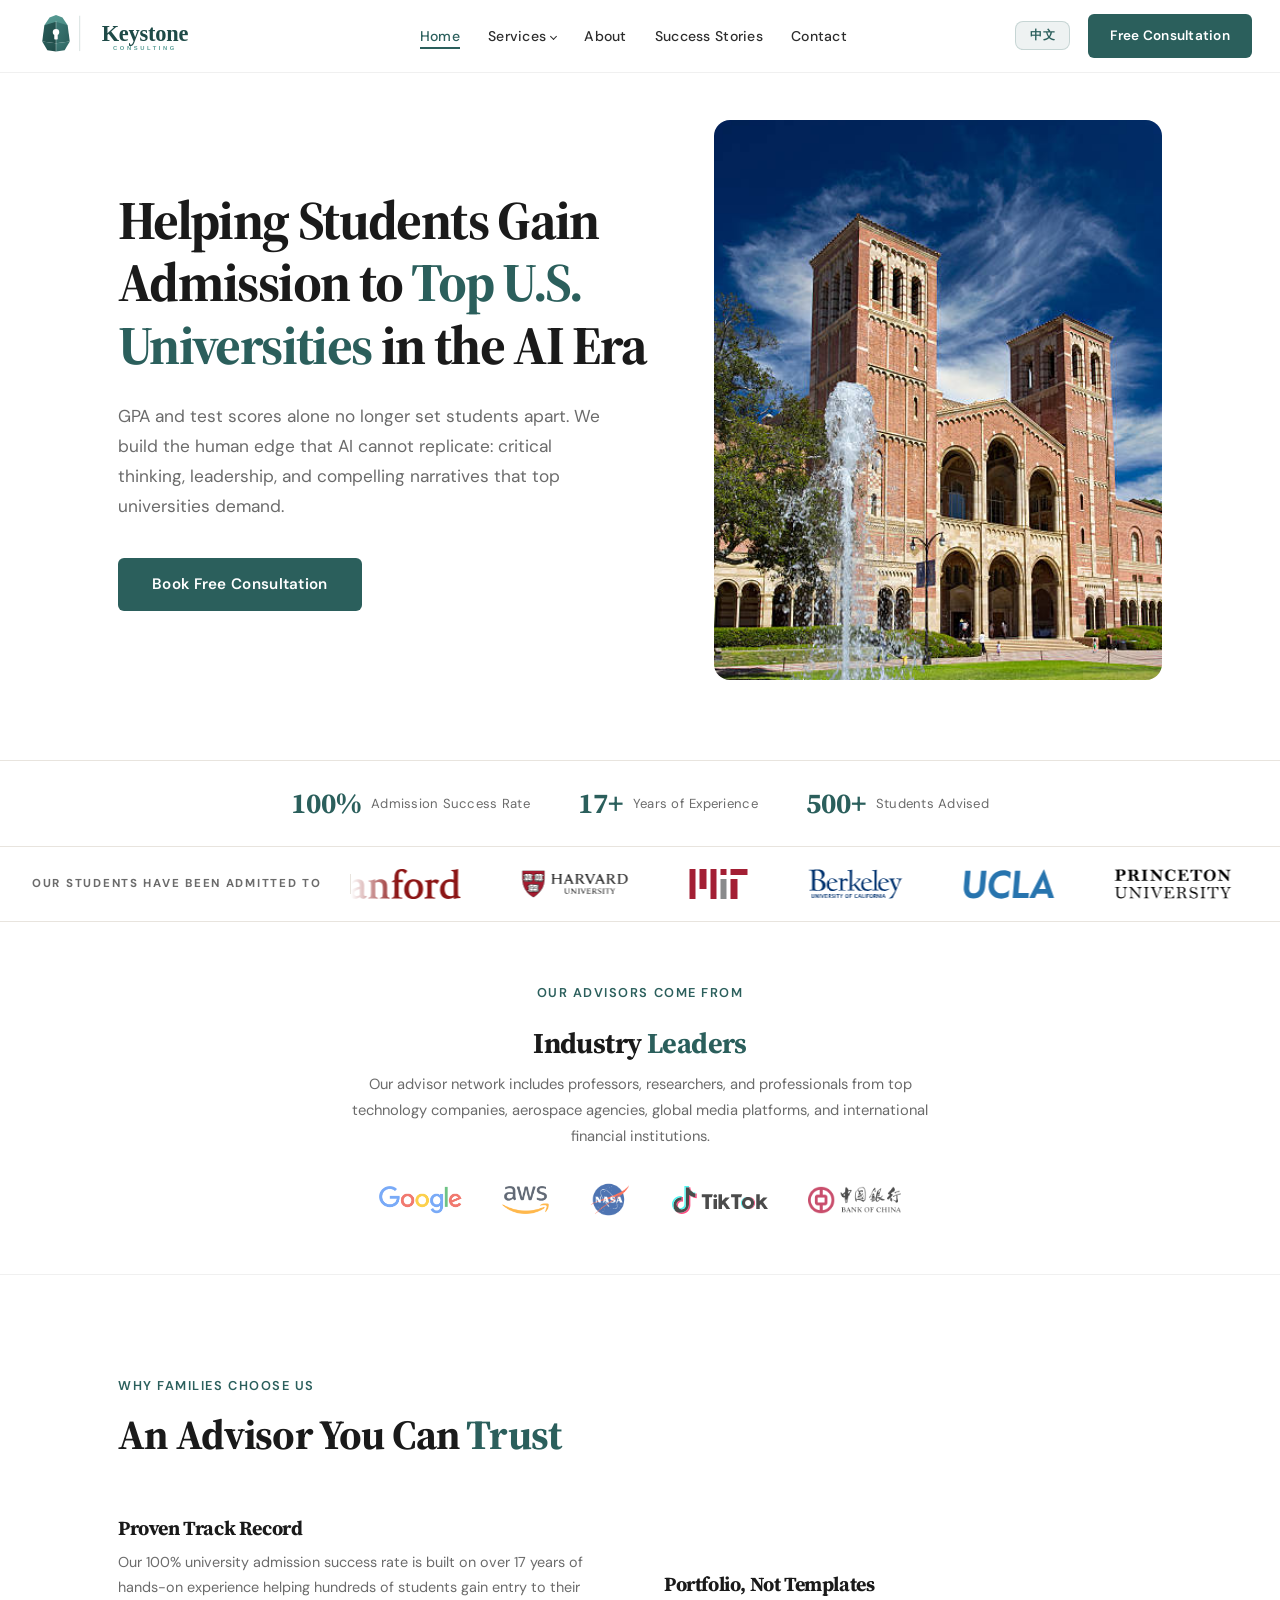
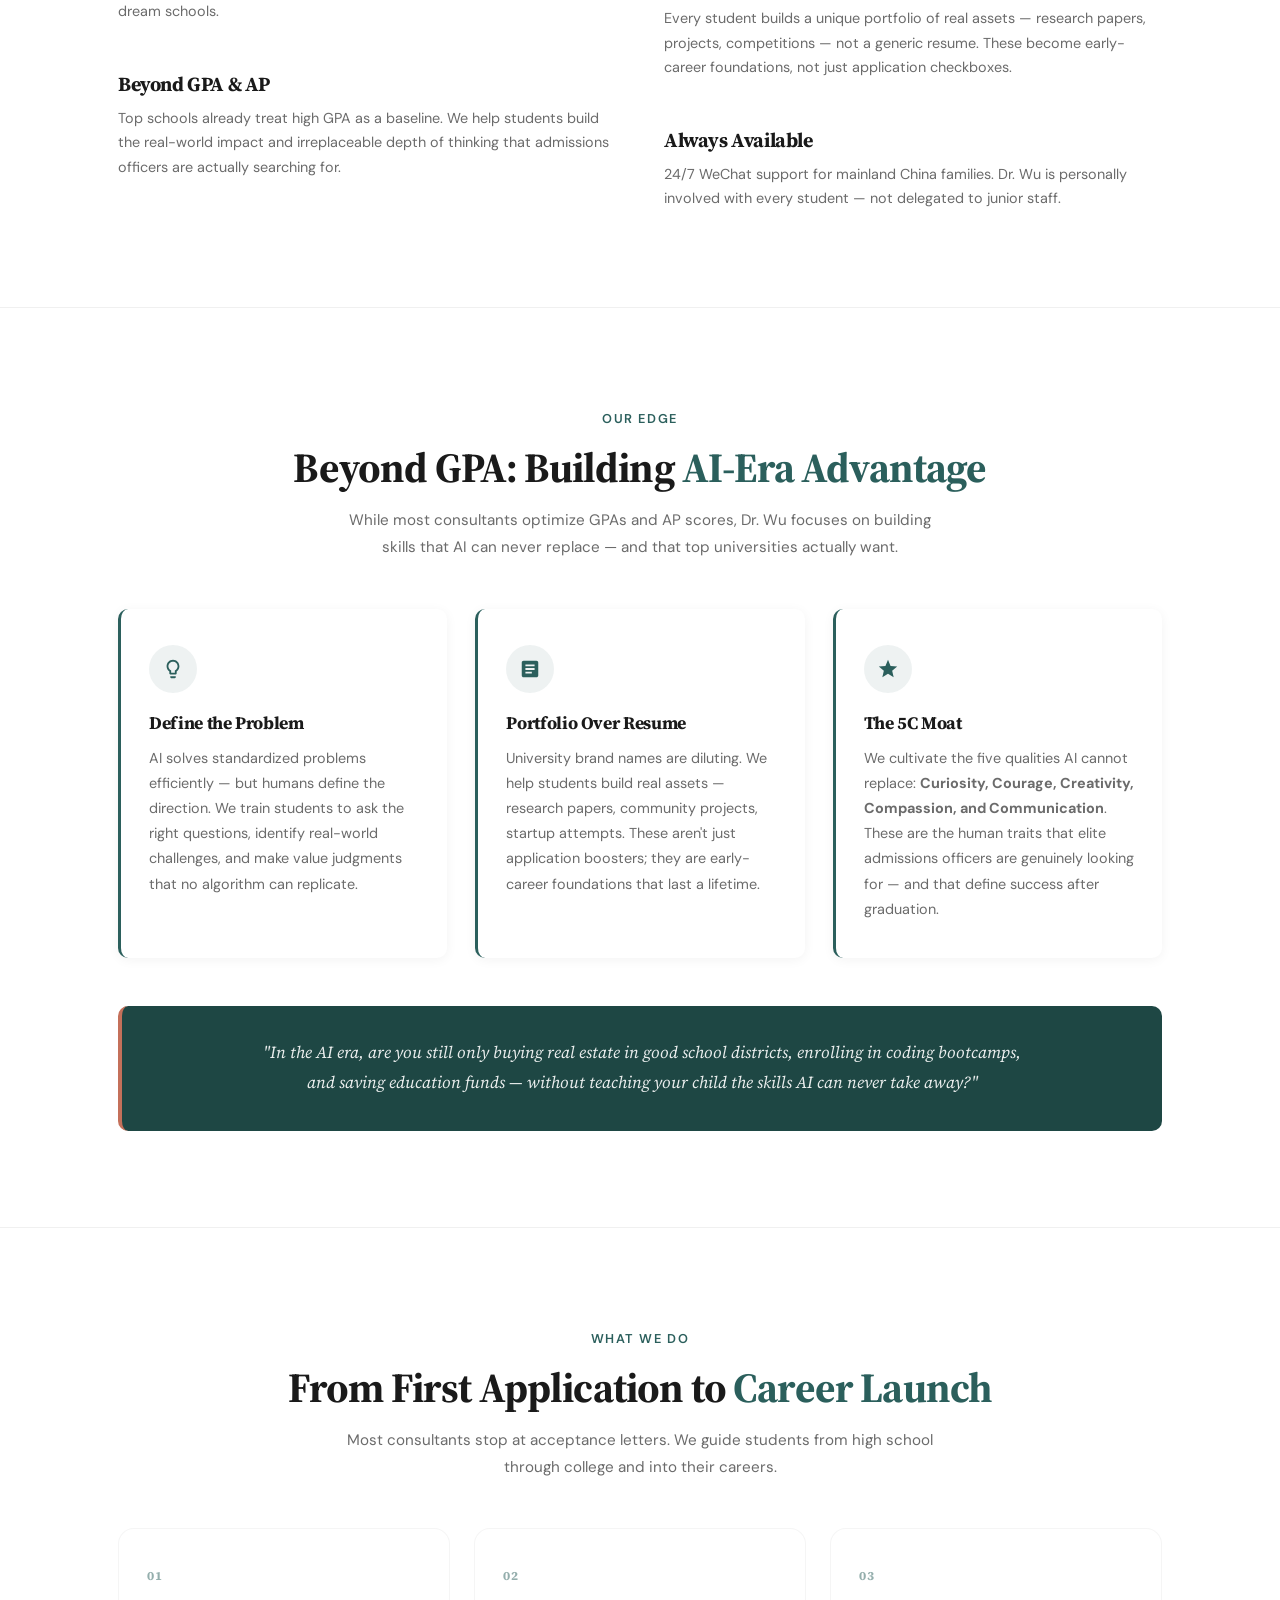
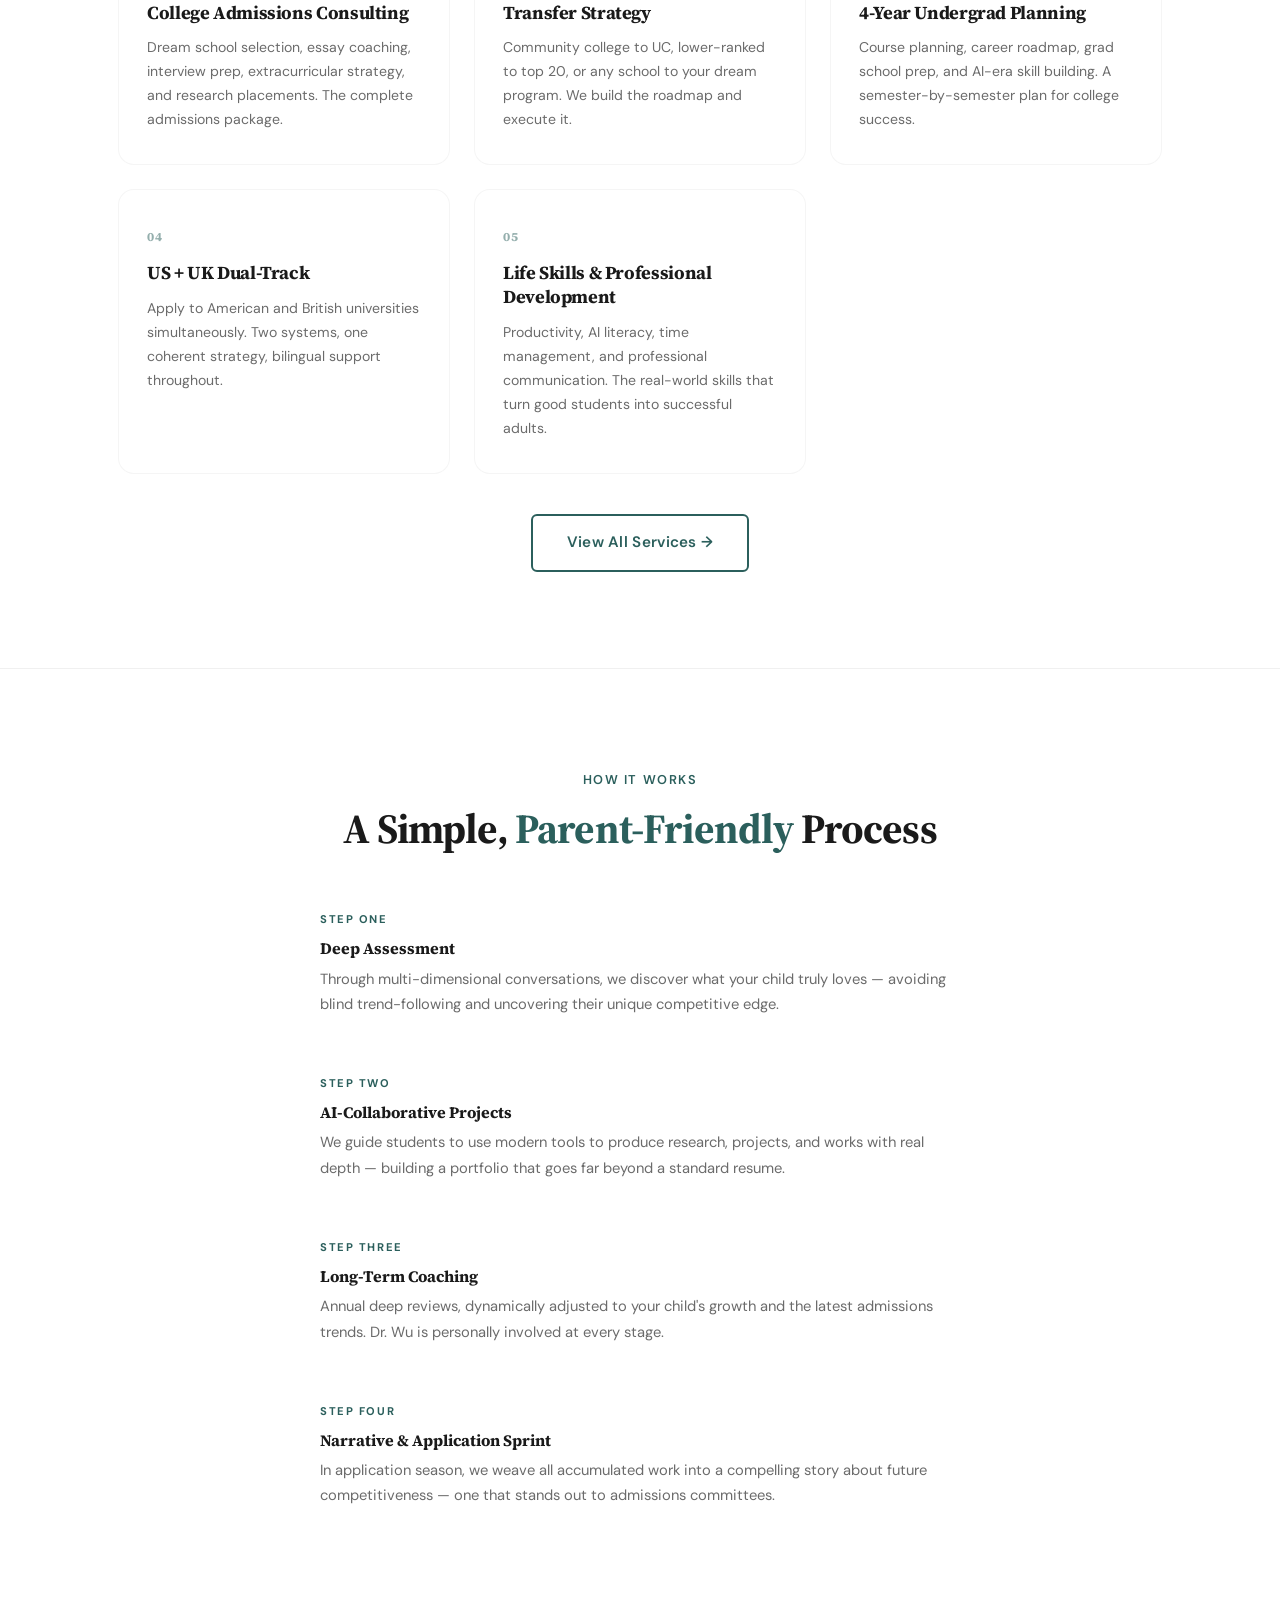
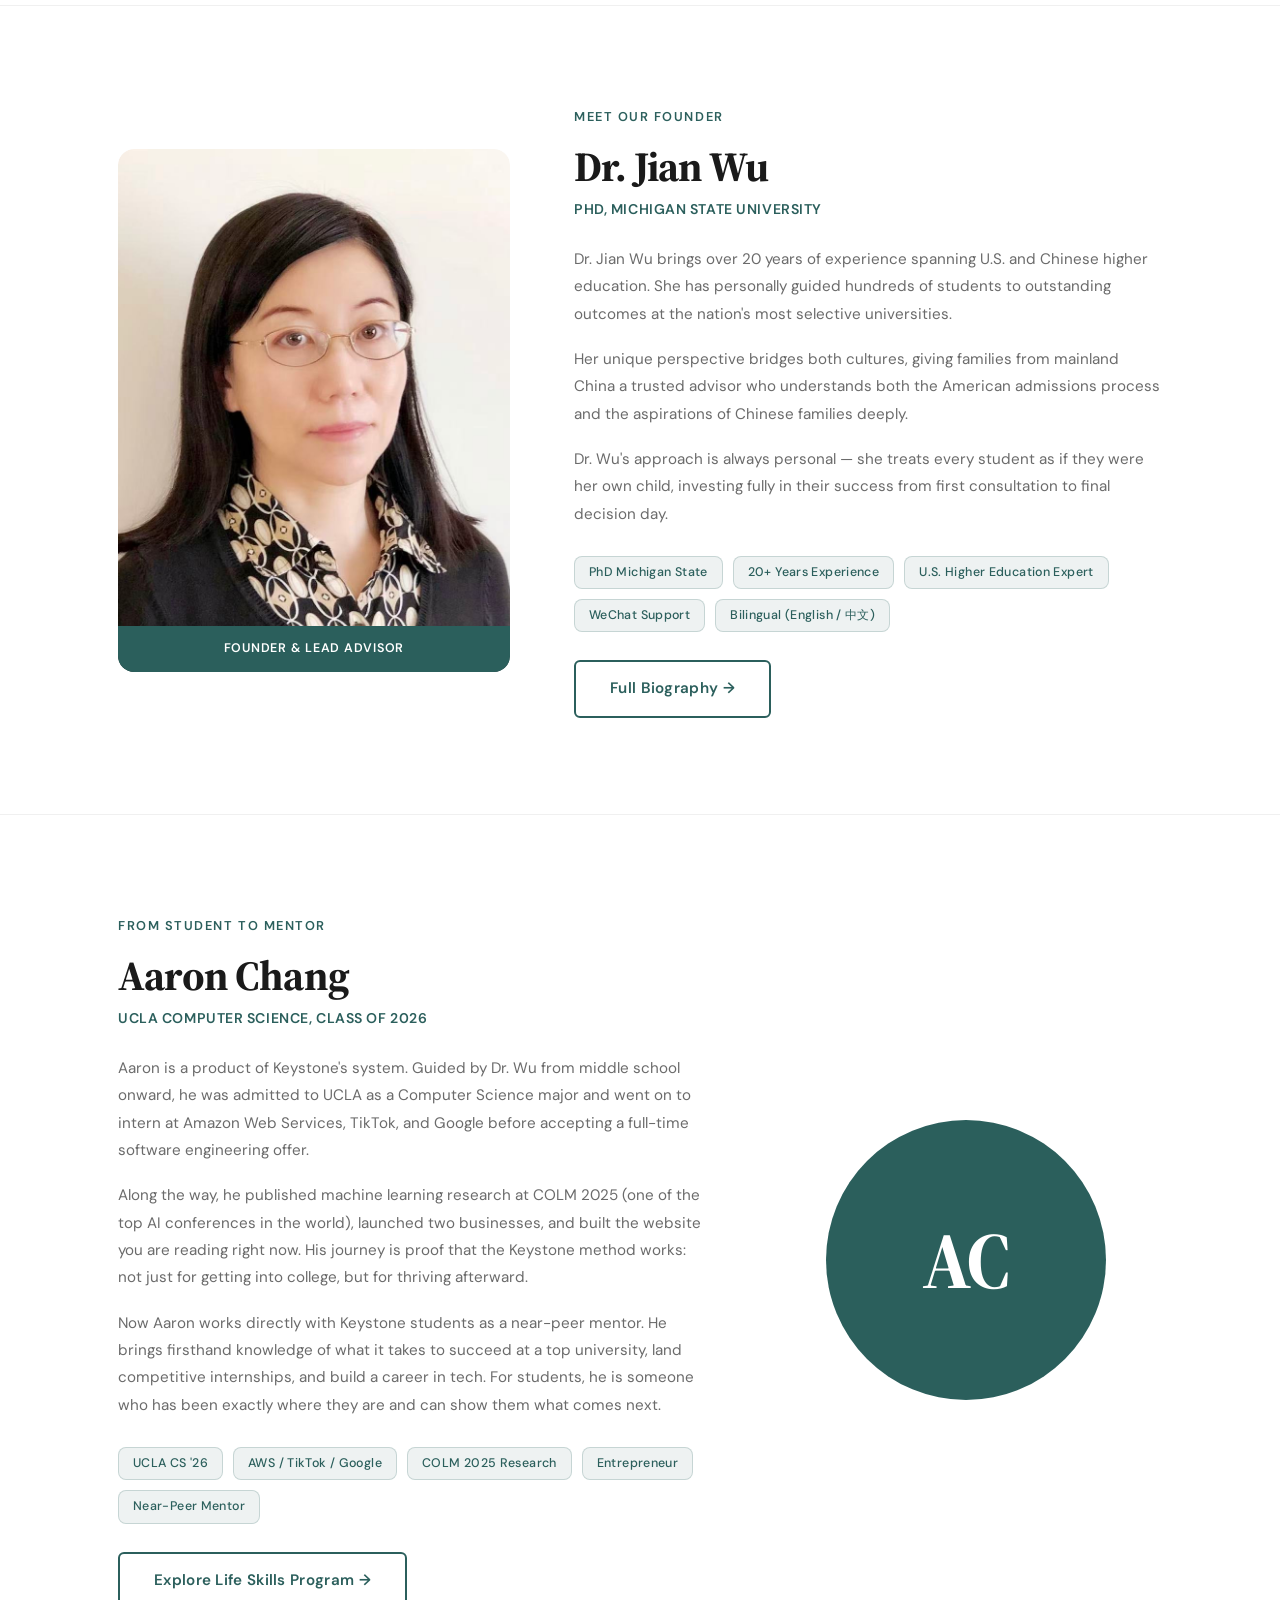
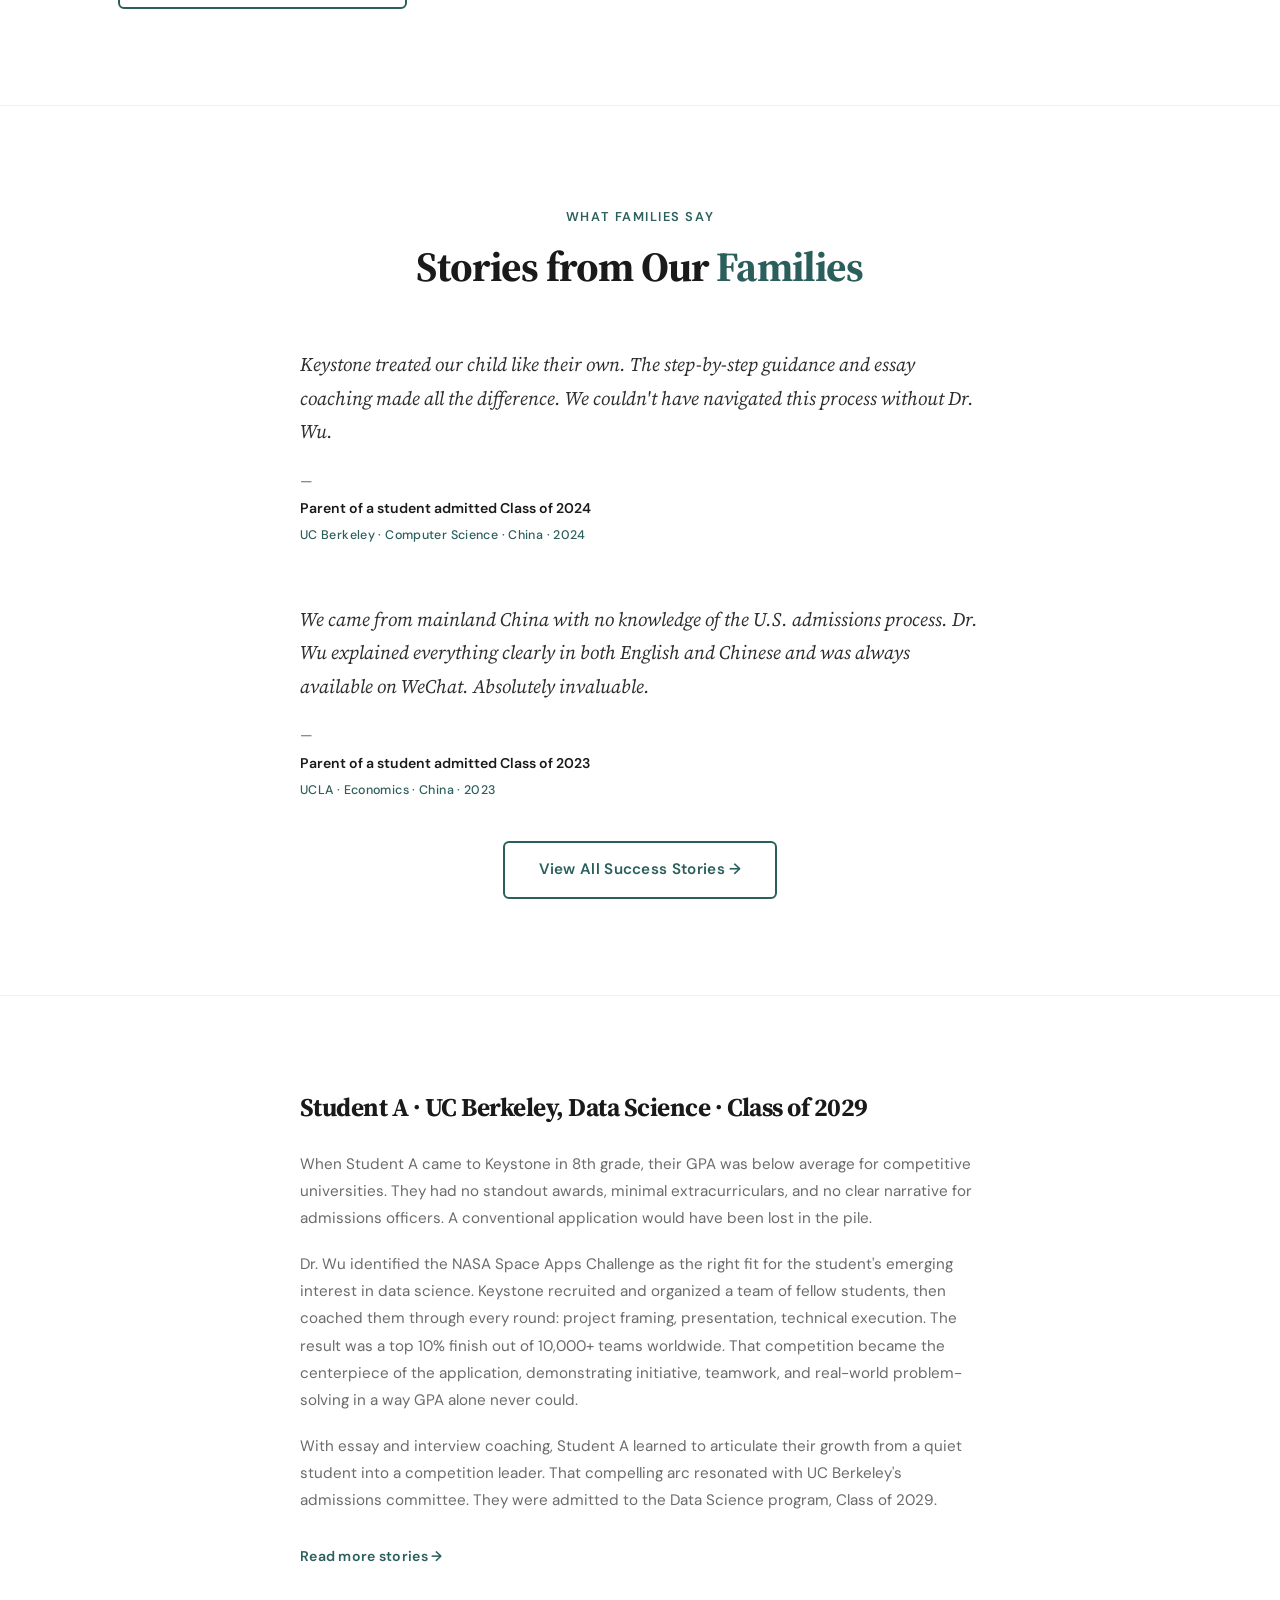
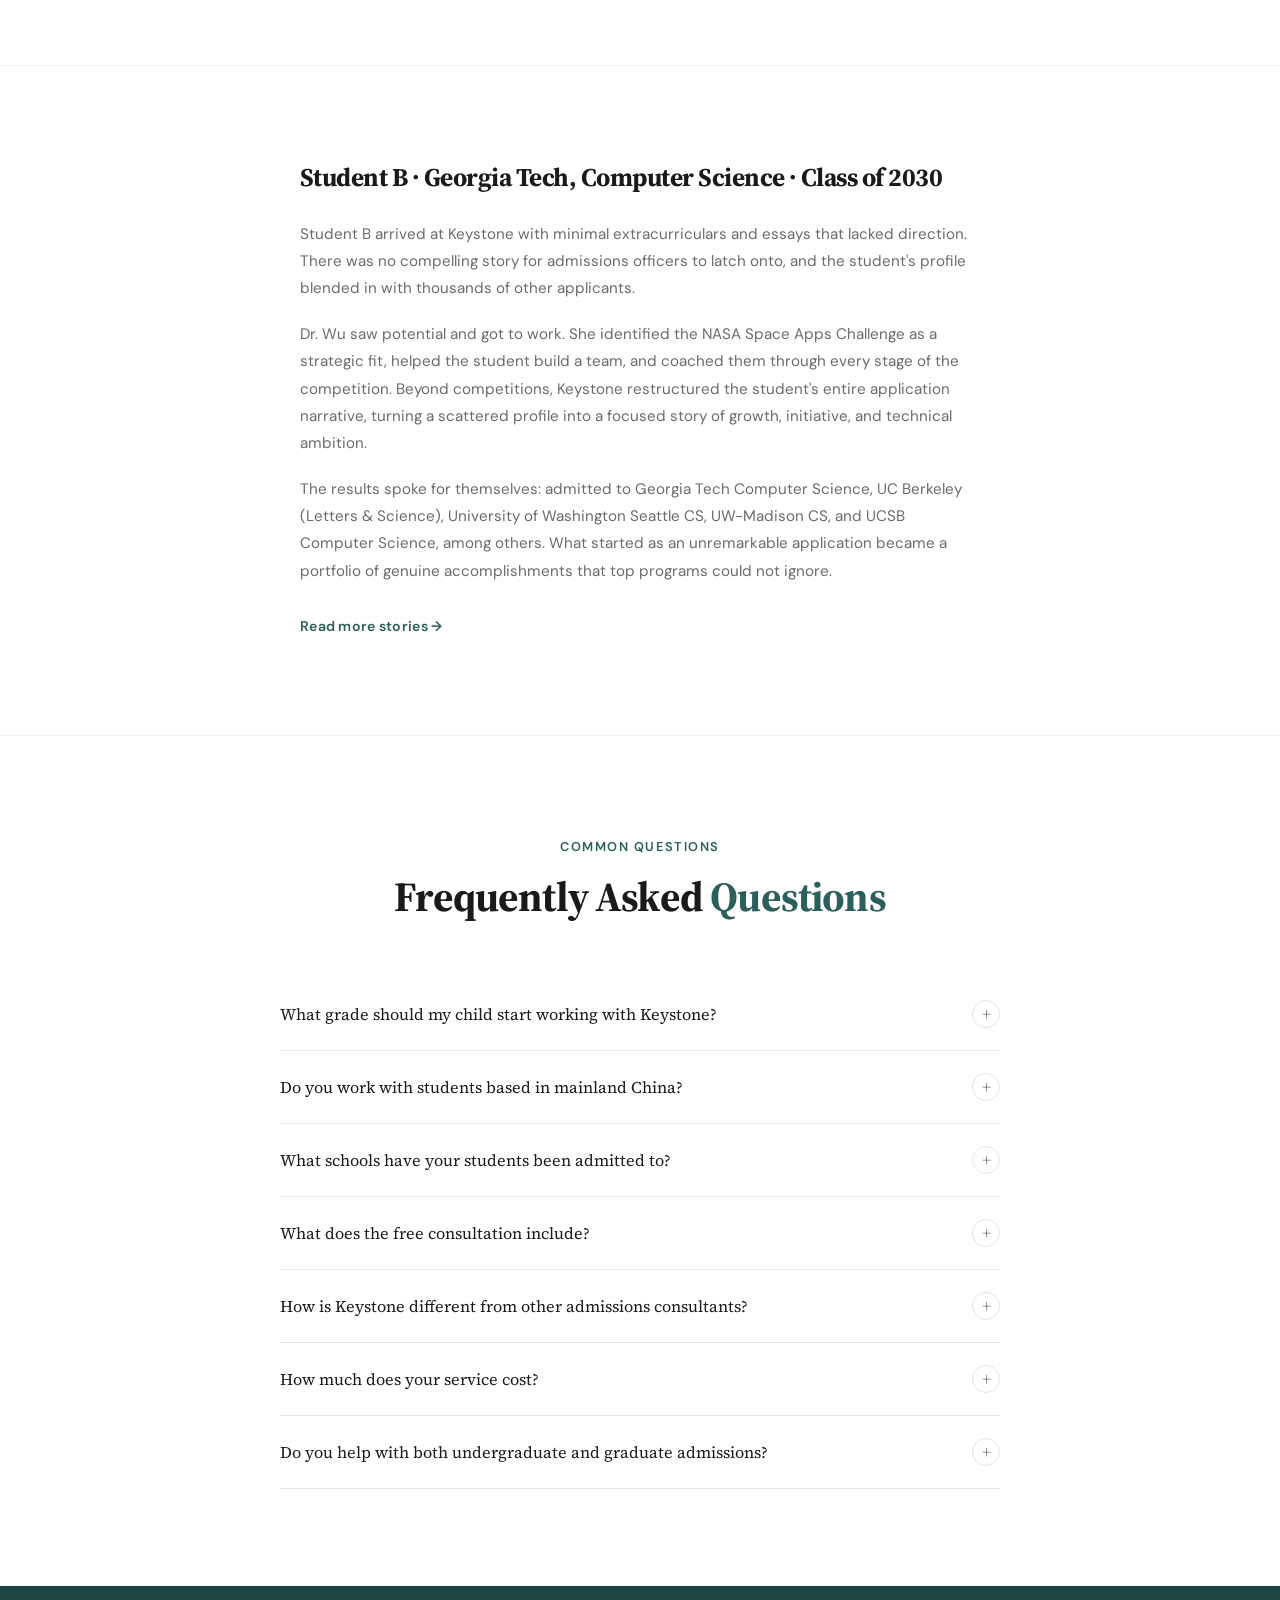
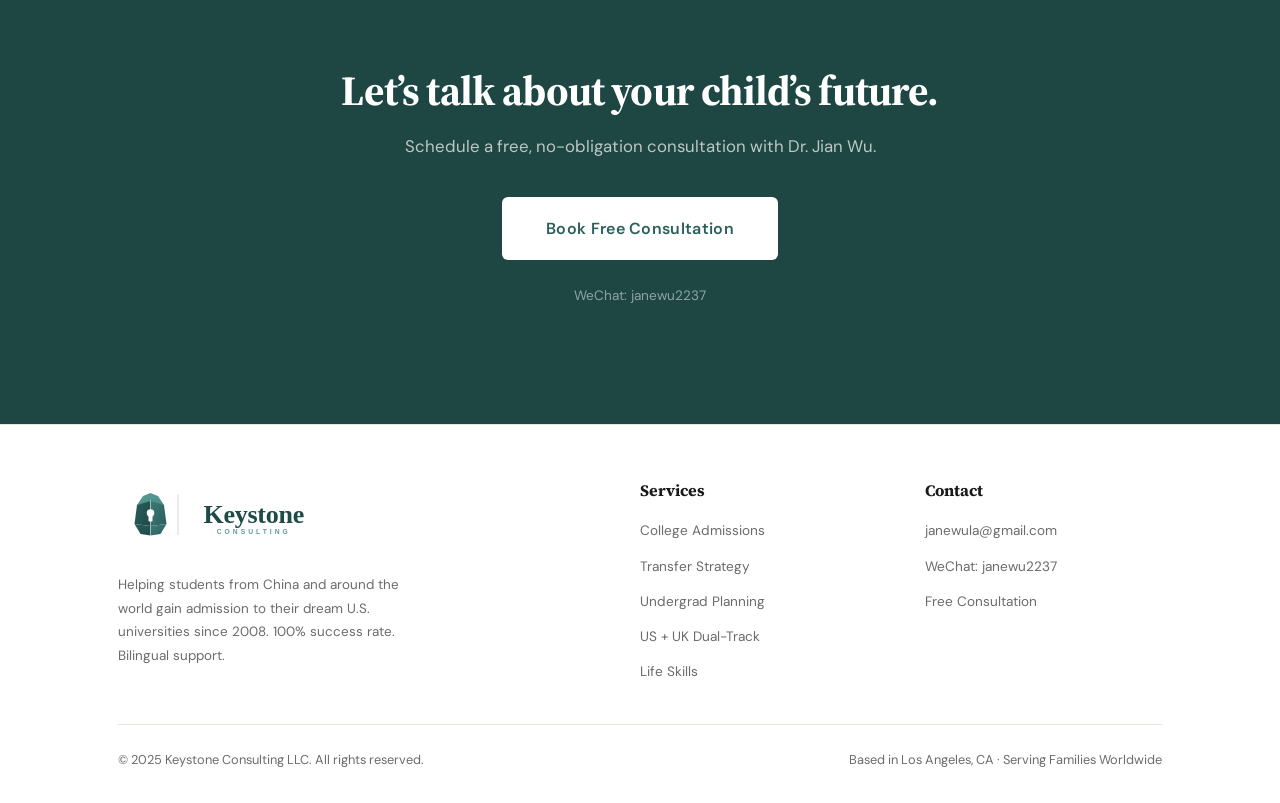
<file: index.html>
<!DOCTYPE html>
<html lang="en">
<head>
  <meta charset="UTF-8" />
  <meta name="viewport" content="width=device-width, initial-scale=1.0" />
  <title>Keystone Consulting</title>
  <meta name="description" content="Keystone Consulting LLC helps students gain admission to top U.S. universities including Stanford, Harvard, MIT, UCLA, and UC Berkeley. 100% success rate since 2008. Bilingual English/Chinese support." />
  <meta property="og:title" content="Keystone Consulting LLC" />
  <meta property="og:description" content="100% admission success rate since 2008. Personalized U.S. university advising for families worldwide." />
  <meta property="og:type" content="website" />
  <!-- Google Fonts: Source Serif 4 (headlines) + DM Sans (body) -->
  <!-- System font fallbacks ensure China accessibility without CDN -->
  <link rel="preconnect" href="https://fonts.googleapis.com">
  <link rel="preconnect" href="https://fonts.gstatic.com" crossorigin>
  <link href="https://fonts.googleapis.com/css2?family=DM+Sans:ital,opsz,wght@0,9..40,400;0,9..40,500;0,9..40,600;0,9..40,700;1,9..40,400&family=Source+Serif+4:ital,opsz,wght@0,8..60,400;0,8..60,600;0,8..60,700;1,8..60,400;1,8..60,700&display=swap" rel="stylesheet">
  <link rel="stylesheet" href="./css/styles.css" />
</head>
<body>

<!-- ── NAV (injected by main.js) ─────────────────────────── -->
<div id="nav-root"></div>

<!-- ── HERO (asymmetric: text left, photo right) ─────────── -->
<section class="hero">
  <div class="container hero-inner">
    <div class="hero-text">
      <h1 data-i18n-html="home.hero_h1">Helping Students Gain Admission to <em>Top U.S. Universities</em> in the AI Era</h1>
      <p class="hero-sub" data-i18n="home.hero_sub">GPA and test scores alone no longer set students apart. We build the human edge that AI cannot replicate: critical thinking, leadership, and compelling narratives that top universities demand.</p>
      <div class="hero-actions">
        <a href="./pages/contact.html" class="btn btn-primary" data-i18n="home.hero_cta1">Book Free Consultation</a>
      </div>
    </div>
    <div class="hero-image">
      <img src="./assets/images/ucla_campus.jpg" alt="UCLA Royce Hall campus" class="hero-photo">
    </div>
  </div>
</section>

<!-- ── TRUST BAR (stats, understated) ────────────────────── -->
<div class="trust-bar">
  <div class="container">
    <div class="trust-bar-inner">
      <div class="trust-item">
        <div class="trust-num" data-i18n="home.stat1_num">100%</div>
        <div class="trust-label" data-i18n="home.stat1_label">Admission Success Rate</div>
      </div>
      <div class="trust-item">
        <div class="trust-num" data-i18n="home.stat2_num">17+</div>
        <div class="trust-label" data-i18n="home.stat2_label">Years of Experience</div>
      </div>
      <div class="trust-item">
        <div class="trust-num" data-i18n="home.stat3_num">500+</div>
        <div class="trust-label" data-i18n="home.stat3_label">Students Advised</div>
      </div>
    </div>
  </div>
</div>

<!-- ── SCHOOLS (static, grayscale) ───────────────────────── -->
<div class="schools-strip">
  <span class="schools-label" data-i18n="home.schools_label">Our students have been admitted to</span>
  <div class="marquee-track-wrap">
    <div class="marquee-track">
      <img src="./assets/logos/stanford.svg"        alt="Stanford"        class="school-logo">
      <img src="./assets/logos/harvard.svg"         alt="Harvard"         class="school-logo">
      <img src="./assets/logos/mit.svg"             alt="MIT"             class="school-logo">
      <img src="./assets/logos/berkeley.svg"        alt="UC Berkeley"     class="school-logo">
      <img src="./assets/logos/ucla.svg"            alt="UCLA"            class="school-logo">
      <img src="./assets/logos/princeton.svg"       alt="Princeton"       class="school-logo">
      <img src="./assets/logos/caltech.svg"         alt="Caltech"         class="school-logo">
      <img src="./assets/logos/brown.svg"           alt="Brown"           class="school-logo">
      <img src="./assets/logos/yale.svg"            alt="Yale"            class="school-logo">
      <img src="./assets/logos/cornell.svg"         alt="Cornell"         class="school-logo">
      <img src="./assets/logos/usc.svg"             alt="USC"             class="school-logo">
      <img src="./assets/logos/upenn.svg"           alt="UPenn"           class="school-logo">
      <img src="./assets/logos/nyu.svg"             alt="NYU"             class="school-logo">
      <img src="./assets/logos/gatech.svg"          alt="Georgia Tech"   class="school-logo">
      <img src="./assets/logos/cmu.svg"             alt="Carnegie Mellon" class="school-logo">
    </div>
  </div>
</div>

<!-- ── INDUSTRY ADVISORS (understated logo row) ──────────── -->
<section class="section industry-section" id="advisors">
  <div class="container">
    <div class="reveal text-center">
      <span class="label" data-i18n="home.industry_label">Our Advisors Come From</span>
      <h2 data-i18n-html="home.industry_h2">Industry <span class="gold">Leaders</span></h2>
      <p class="industry-sub" data-i18n="home.industry_sub">Our advisor network includes professors, researchers, and professionals from top technology companies, aerospace agencies, global media platforms, and international financial institutions.</p>
    </div>
    <div class="industry-logos reveal">
      <img src="./assets/logos/google.png"      alt="Google"         class="industry-logo industry-logo--wide">
      <img src="./assets/logos/aws.png"          alt="AWS"            class="industry-logo industry-logo--wide">
      <img src="./assets/logos/nasa.png"         alt="NASA"           class="industry-logo industry-logo--square">
      <img src="./assets/logos/tiktok.svg"       alt="TikTok"         class="industry-logo">
      <img src="./assets/logos/bankofchina.png"  alt="Bank of China"  class="industry-logo industry-logo--xwide">
    </div>
  </div>
</section>

<!-- ── WHY US (staggered two-column) ───────────────────────── -->
<section class="section section--white" id="why">
  <div class="container">
    <div class="reveal">
      <span class="label" data-i18n="home.why_label">Why Families Choose Us</span>
      <h2 data-i18n-html="home.why_h2">An Advisor You Can <span class="gold">Trust</span></h2>
    </div>
    <div class="why-stagger">
      <div class="why-col">
        <div class="why-item reveal">
          <h3 data-i18n="home.why1_title">Proven Track Record</h3>
          <p data-i18n="home.why1_body">Our 100% university admission success rate is built on over 17 years of hands-on experience helping hundreds of students gain entry to their dream schools.</p>
        </div>
        <div class="why-item reveal">
          <h3 data-i18n="home.why2_title">Beyond GPA & AP</h3>
          <p data-i18n="home.why2_body">Top schools already treat high GPA as a baseline. We help students build the real-world impact and irreplaceable depth of thinking that admissions officers are actually searching for.</p>
        </div>
      </div>
      <div class="why-col why-col--offset">
        <div class="why-item reveal">
          <h3 data-i18n="home.why3_title">Portfolio, Not Templates</h3>
          <p data-i18n="home.why3_body">Every student builds a unique portfolio of real assets: research papers, projects, competitions. These become early-career foundations, not just application checkboxes.</p>
        </div>
        <div class="why-item reveal">
          <h3 data-i18n="home.why4_title">Always Available</h3>
          <p data-i18n="home.why4_body">24/7 WeChat support for mainland China families. Dr. Wu is personally involved with every student, not delegated to junior staff.</p>
        </div>
      </div>
    </div>
  </div>
</section>

<!-- ── AI DIFFERENTIATION ─────────────────────────────────── -->
<section class="section section--cream" id="ai-edge">
  <div class="container">
    <div class="reveal text-center">
      <span class="label" data-i18n="home.ai_label">Our Edge</span>
      <h2 data-i18n-html="home.ai_h2">Beyond GPA: Building <span class="gold">AI-Era Advantage</span></h2>
      <p class="section-sub" data-i18n="home.ai_sub">While most consultants optimize GPAs and AP scores, Dr. Wu focuses on building skills that AI can never replace — and that top universities actually want.</p>
    </div>
    <div class="ai-grid">
      <div class="ai-card reveal">
        <div class="ai-card-icon">
          <svg viewBox="0 0 24 24" fill="currentColor" aria-hidden="true"><path d="M9 21c0 .55.45 1 1 1h4c.55 0 1-.45 1-1v-1H9v1zm3-19C8.14 2 5 5.14 5 9c0 2.38 1.19 4.47 3 5.74V17c0 .55.45 1 1 1h6c.55 0 1-.45 1-1v-2.26c1.81-1.27 3-3.36 3-5.74 0-3.86-3.14-7-7-7zm2.85 11.1l-.85.6V16h-4v-2.3l-.85-.6C7.8 12.16 7 10.63 7 9c0-2.76 2.24-5 5-5s5 2.24 5 5c0 1.63-.8 3.16-2.15 4.1z"/></svg>
        </div>
        <h3 data-i18n="home.ai1_title">Define the Problem</h3>
        <p data-i18n="home.ai1_body">AI solves standardized problems efficiently — but humans define the direction. We train students to ask the right questions, identify real-world challenges, and make value judgments that no algorithm can replicate.</p>
      </div>
      <div class="ai-card reveal">
        <div class="ai-card-icon">
          <svg viewBox="0 0 24 24" fill="currentColor" aria-hidden="true"><path d="M19 3H5c-1.1 0-2 .9-2 2v14c0 1.1.9 2 2 2h14c1.1 0 2-.9 2-2V5c0-1.1-.9-2-2-2zm-5 14H7v-2h7v2zm3-4H7v-2h10v2zm0-4H7V7h10v2z"/></svg>
        </div>
        <h3 data-i18n="home.ai2_title">Portfolio Over Resume</h3>
        <p data-i18n="home.ai2_body">University brand names are diluting. We help students build real assets — research papers, community projects, startup attempts. These aren't just application boosters; they are early-career foundations that last a lifetime.</p>
      </div>
      <div class="ai-card reveal">
        <div class="ai-card-icon">
          <svg viewBox="0 0 24 24" fill="currentColor" aria-hidden="true"><path d="M12 17.27L18.18 21l-1.64-7.03L22 9.24l-7.19-.61L12 2 9.19 8.63 2 9.24l5.46 4.73L5.82 21z"/></svg>
        </div>
        <h3 data-i18n="home.ai3_title">The 5C Moat</h3>
        <p data-i18n-html="home.ai3_body">We cultivate the five qualities AI cannot replace: <strong>Curiosity, Courage, Creativity, Compassion, and Communication</strong>. These are the human traits that elite admissions officers are genuinely looking for and that define success after graduation.</p>
      </div>
    </div>
    <div class="ai-question reveal">
      <p data-i18n="home.ai_question">In the AI era, are you still only buying real estate in good school districts, enrolling in coding bootcamps, and saving education funds — without teaching your child the skills AI can never take away?</p>
    </div>
  </div>
</section>

<!-- ── SERVICES (5-service overview) ────────────────────────── -->
<section class="section section--white" id="services">
  <div class="container">
    <div class="reveal text-center">
      <span class="label" data-i18n="home.svc_label">What We Do</span>
      <h2 data-i18n-html="home.svc_h2">From First Application to <span class="gold">Career Launch</span></h2>
      <p class="section-sub" data-i18n="home.svc_sub">Most consultants stop at acceptance letters. We guide students from high school through college and into their careers.</p>
    </div>
    <div class="home-services-grid">
      <a href="./pages/services.html" class="home-svc-card reveal">
        <span class="home-svc-num">01</span>
        <h3 data-i18n="home.svc1_title">College Admissions Consulting</h3>
        <p data-i18n="home.svc1_body">Dream school selection, essay coaching, interview prep, extracurricular strategy, and research placements. The complete admissions package.</p>
      </a>
      <a href="./pages/transfer.html" class="home-svc-card reveal">
        <span class="home-svc-num">02</span>
        <h3 data-i18n="home.svc2_title">Transfer Strategy</h3>
        <p data-i18n="home.svc2_body">Community college to UC, lower-ranked to top 20, or any school to your dream program. We build the roadmap and execute it.</p>
      </a>
      <a href="./pages/undergrad-planning.html" class="home-svc-card reveal">
        <span class="home-svc-num">03</span>
        <h3 data-i18n="home.svc3_title">4-Year Undergrad Planning</h3>
        <p data-i18n="home.svc3_body">Course planning, career roadmap, grad school prep, and AI-era skill building. A semester-by-semester plan for college success.</p>
      </a>
      <a href="./pages/dual-track.html" class="home-svc-card reveal">
        <span class="home-svc-num">04</span>
        <h3 data-i18n="home.svc4_title">US + UK Dual-Track</h3>
        <p data-i18n="home.svc4_body">Apply to American and British universities simultaneously. Two systems, one coherent strategy, bilingual support throughout.</p>
      </a>
      <a href="./pages/life-skills.html" class="home-svc-card reveal">
        <span class="home-svc-num">05</span>
        <h3 data-i18n="home.svc5_title">Life Skills & Professional Development</h3>
        <p data-i18n="home.svc5_body">Productivity, AI literacy, time management, and professional communication. The real-world skills that turn good students into successful adults.</p>
      </a>
    </div>
    <div style="text-align:center; margin-top:40px;">
      <a href="./pages/services.html" class="btn btn-outline" data-i18n="home.svc_all">View All Services &rarr;</a>
    </div>
  </div>
</section>

<!-- ── PROCESS (editorial vertical flow) ───────────────────── -->
<section class="section section--cream" id="process">
  <div class="container">
    <div class="reveal text-center">
      <span class="label" data-i18n="home.process_label">How It Works</span>
      <h2 data-i18n-html="home.process_h2">A Simple, <span class="gold">Parent-Friendly</span> Process</h2>
    </div>
    <div class="process-editorial">
      <div class="process-step reveal">
        <span class="step-eyebrow" data-i18n="home.step1_eyebrow">Step one</span>
        <h4 data-i18n="home.step1_title">Deep Assessment</h4>
        <p data-i18n="home.step1_body">Through multi-dimensional conversations, we discover what your child truly loves — avoiding blind trend-following and uncovering their unique competitive edge.</p>
      </div>
      <div class="process-step reveal">
        <span class="step-eyebrow" data-i18n="home.step2_eyebrow">Step two</span>
        <h4 data-i18n="home.step2_title">AI-Collaborative Projects</h4>
        <p data-i18n="home.step2_body">We guide students to use modern tools to produce research, projects, and works with real depth — building a portfolio that goes far beyond a standard resume.</p>
      </div>
      <div class="process-step reveal">
        <span class="step-eyebrow" data-i18n="home.step3_eyebrow">Step three</span>
        <h4 data-i18n="home.step3_title">Long-Term Coaching</h4>
        <p data-i18n="home.step3_body">Annual deep reviews, dynamically adjusted to your child's growth and the latest admissions trends. Dr. Wu is personally involved at every stage.</p>
      </div>
      <div class="process-step reveal">
        <span class="step-eyebrow" data-i18n="home.step4_eyebrow">Step four</span>
        <h4 data-i18n="home.step4_title">Narrative & Application Sprint</h4>
        <p data-i18n="home.step4_body">In application season, we weave all accumulated work into a compelling story about future competitiveness — one that stands out to admissions committees.</p>
      </div>
    </div>
  </div>
</section>

<!-- ── FOUNDER (large editorial feature) ──────────────────── -->
<section class="section section--white" id="about">
  <div class="container">
    <div class="founder-inner">
      <div class="reveal">
        <div class="founder-portrait">
          <div class="founder-portrait-inner">
            <img src="assets/images/jian_wu.jpg" alt="Dr. Jian Wu, founder of Keystone Consulting" style="width:100%;height:100%;object-fit:cover;border-radius:inherit;">
          </div>
          <div class="founder-portrait-badge" data-i18n="home.founder_badge">Founder & Lead Advisor</div>
        </div>
      </div>
      <div class="founder-content reveal">
        <span class="label" data-i18n="home.founder_label">Meet Our Founder</span>
        <h2 data-i18n="home.founder_name">Dr. Jian Wu</h2>
        <div class="founder-title" data-i18n="home.founder_title">PhD, Michigan State University</div>
        <p data-i18n="home.founder_p1">Dr. Jian Wu brings over 20 years of experience spanning U.S. and Chinese higher education. She has personally guided hundreds of students to outstanding outcomes at the nation's most selective universities.</p>
        <p data-i18n="home.founder_p2">Her unique perspective bridges both cultures, giving families from mainland China a trusted advisor who understands both the American admissions process and the aspirations of Chinese families deeply.</p>
        <p data-i18n="home.founder_p3">Dr. Wu's approach is always personal — she treats every student as if they were her own child, investing fully in their success from first consultation to final decision day.</p>
        <div class="founder-creds">
          <span class="cred-tag" data-i18n="home.cred1">PhD Michigan State</span>
          <span class="cred-tag" data-i18n="home.cred2">20+ Years Experience</span>
          <span class="cred-tag" data-i18n="home.cred3">U.S. Higher Education Expert</span>
          <span class="cred-tag" data-i18n="home.cred4">WeChat Support</span>
          <span class="cred-tag" data-i18n="home.cred5">Bilingual (English / &#x4E2D;&#x6587;)</span>
        </div>
        <div style="margin-top:28px;">
          <a href="./pages/about.html" class="btn btn-outline" data-i18n="home.founder_link">Full Biography &rarr;</a>
        </div>
      </div>
    </div>
  </div>
</section>

<!-- ── FROM STUDENT TO MENTOR (Aaron Chang) ──────────────── -->
<section class="section section--cream" id="mentor">
  <div class="container">
    <div class="mentor-inner">
      <div class="mentor-content reveal">
        <span class="label" data-i18n="home.mentor_label">From Student to Mentor</span>
        <h2 data-i18n="home.mentor_h2">Aaron Chang</h2>
        <div class="mentor-title" data-i18n="home.mentor_title">UCLA Computer Science, Class of 2026</div>
        <p data-i18n="home.mentor_p1">Aaron is a product of Keystone's system. Guided by Dr. Wu from middle school onward, he was admitted to UCLA as a Computer Science major and went on to intern at Amazon Web Services, TikTok, and Google before accepting a full-time software engineering offer.</p>
        <p data-i18n="home.mentor_p2">Along the way, he published machine learning research at COLM 2025 (one of the top AI conferences in the world), launched two businesses, and built the website you are reading right now. His journey is proof that the Keystone method works: not just for getting into college, but for thriving afterward.</p>
        <p data-i18n="home.mentor_p3">Now Aaron works directly with Keystone students as a near-peer mentor. He brings firsthand knowledge of what it takes to succeed at a top university, land competitive internships, and build a career in tech. For students, he is someone who has been exactly where they are and can show them what comes next.</p>
        <div class="founder-creds">
          <span class="cred-tag" data-i18n="home.mentor_cred1">UCLA CS '26</span>
          <span class="cred-tag" data-i18n="home.mentor_cred2">AWS / TikTok / Google</span>
          <span class="cred-tag" data-i18n="home.mentor_cred3">COLM 2025 Research</span>
          <span class="cred-tag" data-i18n="home.mentor_cred4">Entrepreneur</span>
          <span class="cred-tag" data-i18n="home.mentor_cred5">Near-Peer Mentor</span>
        </div>
        <div style="margin-top:28px;">
          <a href="./pages/life-skills.html" class="btn btn-outline" data-i18n="home.mentor_link">Explore Life Skills Program &rarr;</a>
        </div>
      </div>
      <div class="reveal">
        <div class="mentor-portrait-placeholder">
          <span>AC</span>
        </div>
      </div>
    </div>
  </div>
</section>

<!-- ── TESTIMONIALS (editorial pull-quotes) ───────────────── -->
<section class="section section--white" id="testimonials">
  <div class="container">
    <div class="reveal text-center">
      <span class="label" data-i18n="home.testi_label">What Families Say</span>
      <h2 data-i18n-html="home.testi_h2">Stories from Our <span class="gold">Families</span></h2>
    </div>
    <div class="testimonials-editorial">
      <div class="t-quote reveal">
        <p class="t-body" data-i18n="home.t1_body">Keystone treated our child like their own. The step-by-step guidance and essay coaching made all the difference. We couldn't have navigated this process without Dr. Wu.</p>
        <div class="t-attribution">
          <span class="t-author" data-i18n="home.t1_author">Parent of a student admitted Class of 2024</span>
          <span class="t-meta" data-i18n="home.t1_meta">UC Berkeley · Computer Science · China · 2024</span>
        </div>
      </div>
      <div class="t-quote reveal">
        <p class="t-body" data-i18n="home.t2_body">We came from mainland China with no knowledge of the U.S. admissions process. Dr. Wu explained everything clearly in both English and Chinese and was always available on WeChat. Absolutely invaluable.</p>
        <div class="t-attribution">
          <span class="t-author" data-i18n="home.t2_author">Parent of a student admitted Class of 2023</span>
          <span class="t-meta" data-i18n="home.t2_meta">UCLA · Economics · China · 2023</span>
        </div>
      </div>
    </div>
    <div style="text-align:center; margin-top:40px;">
      <a href="./pages/success-stories.html" class="btn btn-outline" data-i18n="home.testi_more">View All Success Stories &rarr;</a>
    </div>
  </div>
</section>

<!-- ── CASE STUDY A (editorial narrative) ──────────────────── -->
<section class="section section--cream" id="case-studies">
  <div class="container">
    <div class="case-narrative reveal">
      <h3 class="case-narrative-heading" data-i18n="home.case1_heading">Student A · UC Berkeley, Data Science · Class of 2029</h3>
      <p data-i18n="home.case1_p1">When Student A came to Keystone in 8th grade, their GPA was below average for competitive universities. They had no standout awards, minimal extracurriculars, and no clear narrative for admissions officers. A conventional application would have been lost in the pile.</p>
      <p data-i18n="home.case1_p2">Dr. Wu identified the NASA Space Apps Challenge as the right fit for the student's emerging interest in data science. Keystone recruited and organized a team of fellow students, then coached them through every round: project framing, presentation, technical execution. The result was a top 10% finish out of 10,000+ teams worldwide. That competition became the centerpiece of the application, demonstrating initiative, teamwork, and real-world problem-solving in a way GPA alone never could.</p>
      <p data-i18n="home.case1_p3">With essay and interview coaching, Student A learned to articulate their growth from a quiet student into a competition leader. That compelling arc resonated with UC Berkeley's admissions committee. They were admitted to the Data Science program, Class of 2029.</p>
      <a href="./pages/success-stories.html" class="svc-view-all" data-i18n="home.case_cta">Read more stories &rarr;</a>
    </div>
  </div>
</section>

<!-- ── CASE STUDY B (editorial narrative) ──────────────────── -->
<section class="section section--cream" id="case-study-b">
  <div class="container">
    <div class="case-narrative reveal">
      <h3 class="case-narrative-heading" data-i18n="home.case2_heading">Student B · Georgia Tech, Computer Science · Class of 2030</h3>
      <p data-i18n="home.case2_p1">Student B arrived at Keystone with minimal extracurriculars and essays that lacked direction. There was no compelling story for admissions officers to latch onto, and the student's profile blended in with thousands of other applicants.</p>
      <p data-i18n="home.case2_p2">Dr. Wu saw potential and got to work. She identified the NASA Space Apps Challenge as a strategic fit, helped the student build a team, and coached them through every stage of the competition. Beyond competitions, Keystone restructured the student's entire application narrative, turning a scattered profile into a focused story of growth, initiative, and technical ambition.</p>
      <p data-i18n="home.case2_p3">The results spoke for themselves: admitted to Georgia Tech Computer Science, UC Berkeley (Letters &amp; Science), University of Washington Seattle CS, UW-Madison CS, and UCSB Computer Science, among others. What started as an unremarkable application became a portfolio of genuine accomplishments that top programs could not ignore.</p>
      <a href="./pages/success-stories.html" class="svc-view-all" data-i18n="home.case_cta">Read more stories &rarr;</a>
    </div>
  </div>
</section>

<!-- ── FAQ (clean, white background) ──────────────────────── -->
<section class="section section--white" id="faq">
  <div class="container">
    <div class="reveal text-center">
      <span class="label" data-i18n="home.faq_label">Common Questions</span>
      <h2 data-i18n-html="home.faq_h2">Frequently Asked <span class="gold">Questions</span></h2>
    </div>
    <div class="faq-list">

      <div class="faq-item">
        <button class="faq-q">
          <span data-i18n="home.faq1_q">What grade should my child start working with Keystone?</span>
          <span class="faq-icon">+</span>
        </button>
        <div class="faq-a" data-i18n="home.faq1_a">The earlier the better — ideally in 9th or 10th grade. Starting early allows us to shape course selection, build extracurricular profiles, and identify research or summer opportunities that significantly strengthen applications. That said, we also work with 11th and 12th graders and have an excellent track record helping students who come to us later.</div>
      </div>

      <div class="faq-item">
        <button class="faq-q">
          <span data-i18n="home.faq2_q">Do you work with students based in mainland China?</span>
          <span class="faq-icon">+</span>
        </button>
        <div class="faq-a" data-i18n="home.faq2_a">Absolutely. Many of our students and families are based in mainland China. We fully support WeChat communication and are available 24/7 to accommodate time zone differences. Dr. Wu is bilingual and our entire process is designed to be accessible from China.</div>
      </div>

      <div class="faq-item">
        <button class="faq-q">
          <span data-i18n="home.faq3_q">What schools have your students been admitted to?</span>
          <span class="faq-icon">+</span>
        </button>
        <div class="faq-a" data-i18n="home.faq3_a">Our students have been admitted to top universities including Stanford, Harvard, MIT, UC Berkeley, UCLA, Columbia, and many other highly selective schools across the United States. We take pride in our 100% admission success rate since 2008.</div>
      </div>

      <div class="faq-item">
        <button class="faq-q">
          <span data-i18n="home.faq4_q">What does the free consultation include?</span>
          <span class="faq-icon">+</span>
        </button>
        <div class="faq-a" data-i18n="home.faq4_a">The free consultation is a no-obligation, one-on-one session with Dr. Wu. We discuss your child's current academic standing, interests, and target universities. By the end of the call, you will have a preliminary understanding of their college readiness and a potential roadmap forward.</div>
      </div>

      <div class="faq-item">
        <button class="faq-q">
          <span data-i18n="home.faq5_q">How is Keystone different from other admissions consultants?</span>
          <span class="faq-icon">+</span>
        </button>
        <div class="faq-a" data-i18n="home.faq5_a">Our advisors include actual U.S. university professors and former admissions officers — not just tutors. We offer a truly personalized, hands-on approach where Dr. Wu is directly involved with every student. Our bilingual support and 24/7 availability make us especially effective for families from China navigating the U.S. admissions system.</div>
      </div>

      <div class="faq-item">
        <button class="faq-q">
          <span data-i18n="home.faq6_q">How much does your service cost?</span>
          <span class="faq-icon">+</span>
        </button>
        <div class="faq-a" data-i18n="home.faq6_a">Pricing is customized based on the student's grade level, the scope of support needed, and the timeline. We offer packages ranging from essay-only support to comprehensive multi-year programs. Please contact us for a personalized quote after your free consultation.</div>
      </div>

      <div class="faq-item">
        <button class="faq-q">
          <span data-i18n="home.faq7_q">Do you help with both undergraduate and graduate admissions?</span>
          <span class="faq-icon">+</span>
        </button>
        <div class="faq-a" data-i18n="home.faq7_a">Our primary focus is undergraduate admissions. We guide high school students through the entire college application process. For graduate admissions inquiries, please reach out and we can discuss whether we are able to assist.</div>
      </div>

    </div>
  </div>
</section>

<!-- ── CTA BANNER (warm, personal invitation) ─────────────── -->
<section class="cta-banner">
  <div class="container">
    <div class="reveal">
      <h2 data-i18n="home.cta_h2">Let's talk about your child's future.</h2>
      <p data-i18n="home.cta_p">Schedule a free, no-obligation consultation with Dr. Jian Wu.</p>
      <div class="cta-actions">
        <a href="./pages/contact.html" class="btn btn-white btn-lg" data-i18n="home.cta_btn">Book Free Consultation</a>
      </div>
      <p style="margin-top:24px; color:rgba(255,255,255,0.5); font-size:0.85rem;">
        <span data-i18n="home.cta_wechat">WeChat: janewu2237</span>
      </p>
    </div>
  </div>
</section>

<!-- ── FOOTER (injected by main.js) ───────────────────────── -->
<div id="footer-root"></div>

<script src="./js/translations.js"></script>
<script src="./js/main.js"></script>
</body>
</html>
</file>
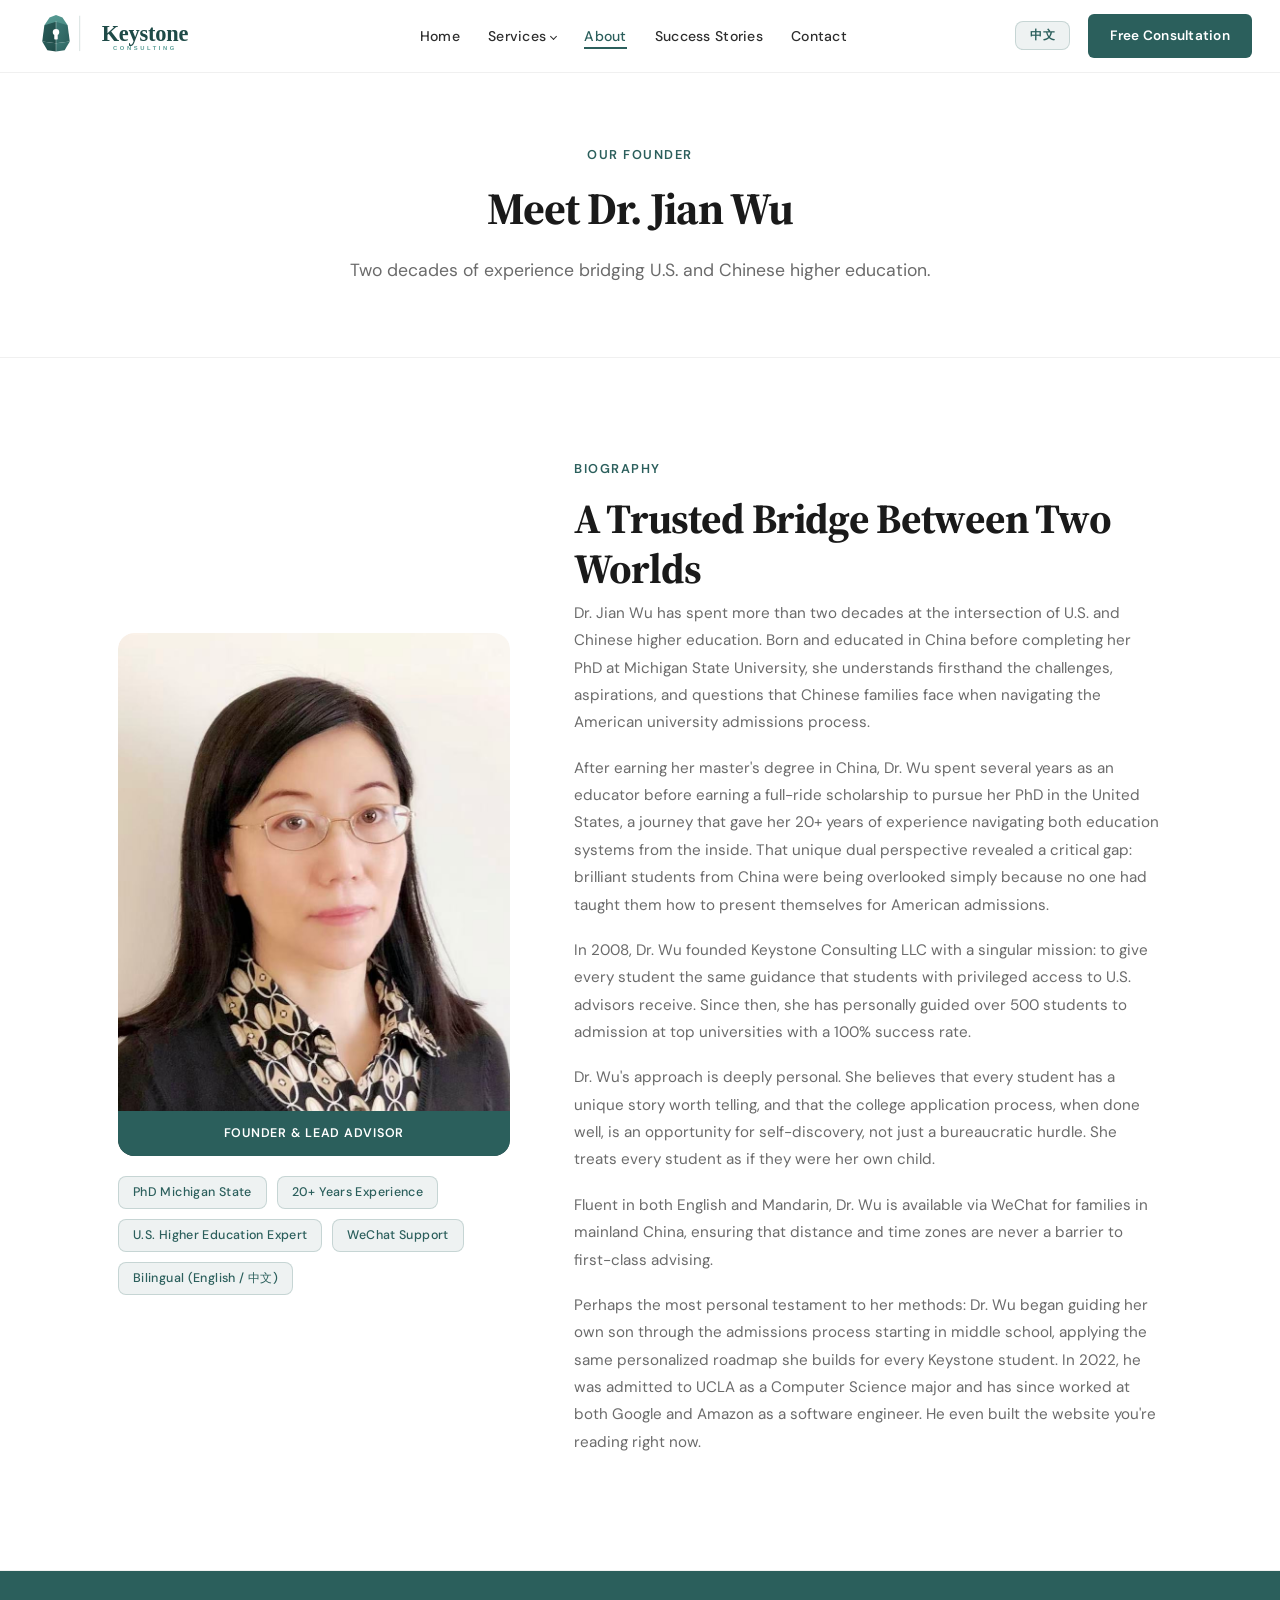
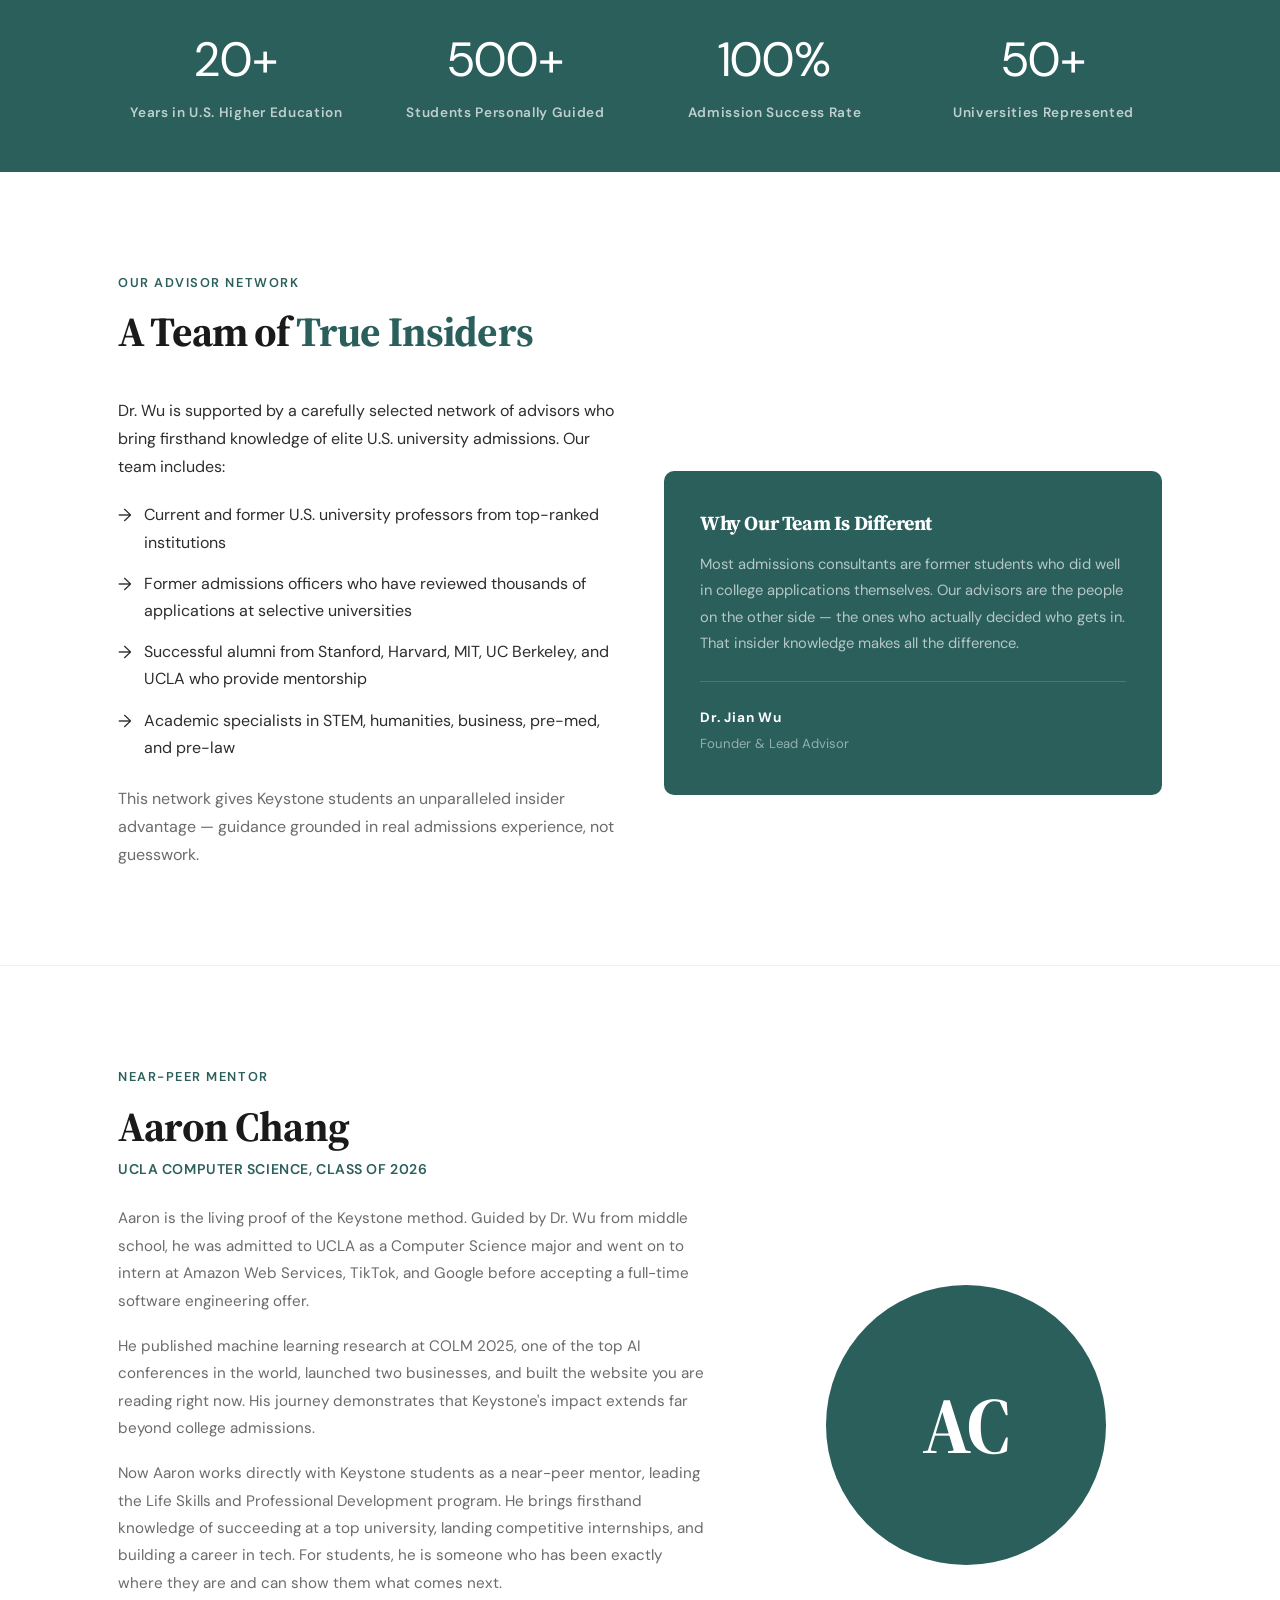
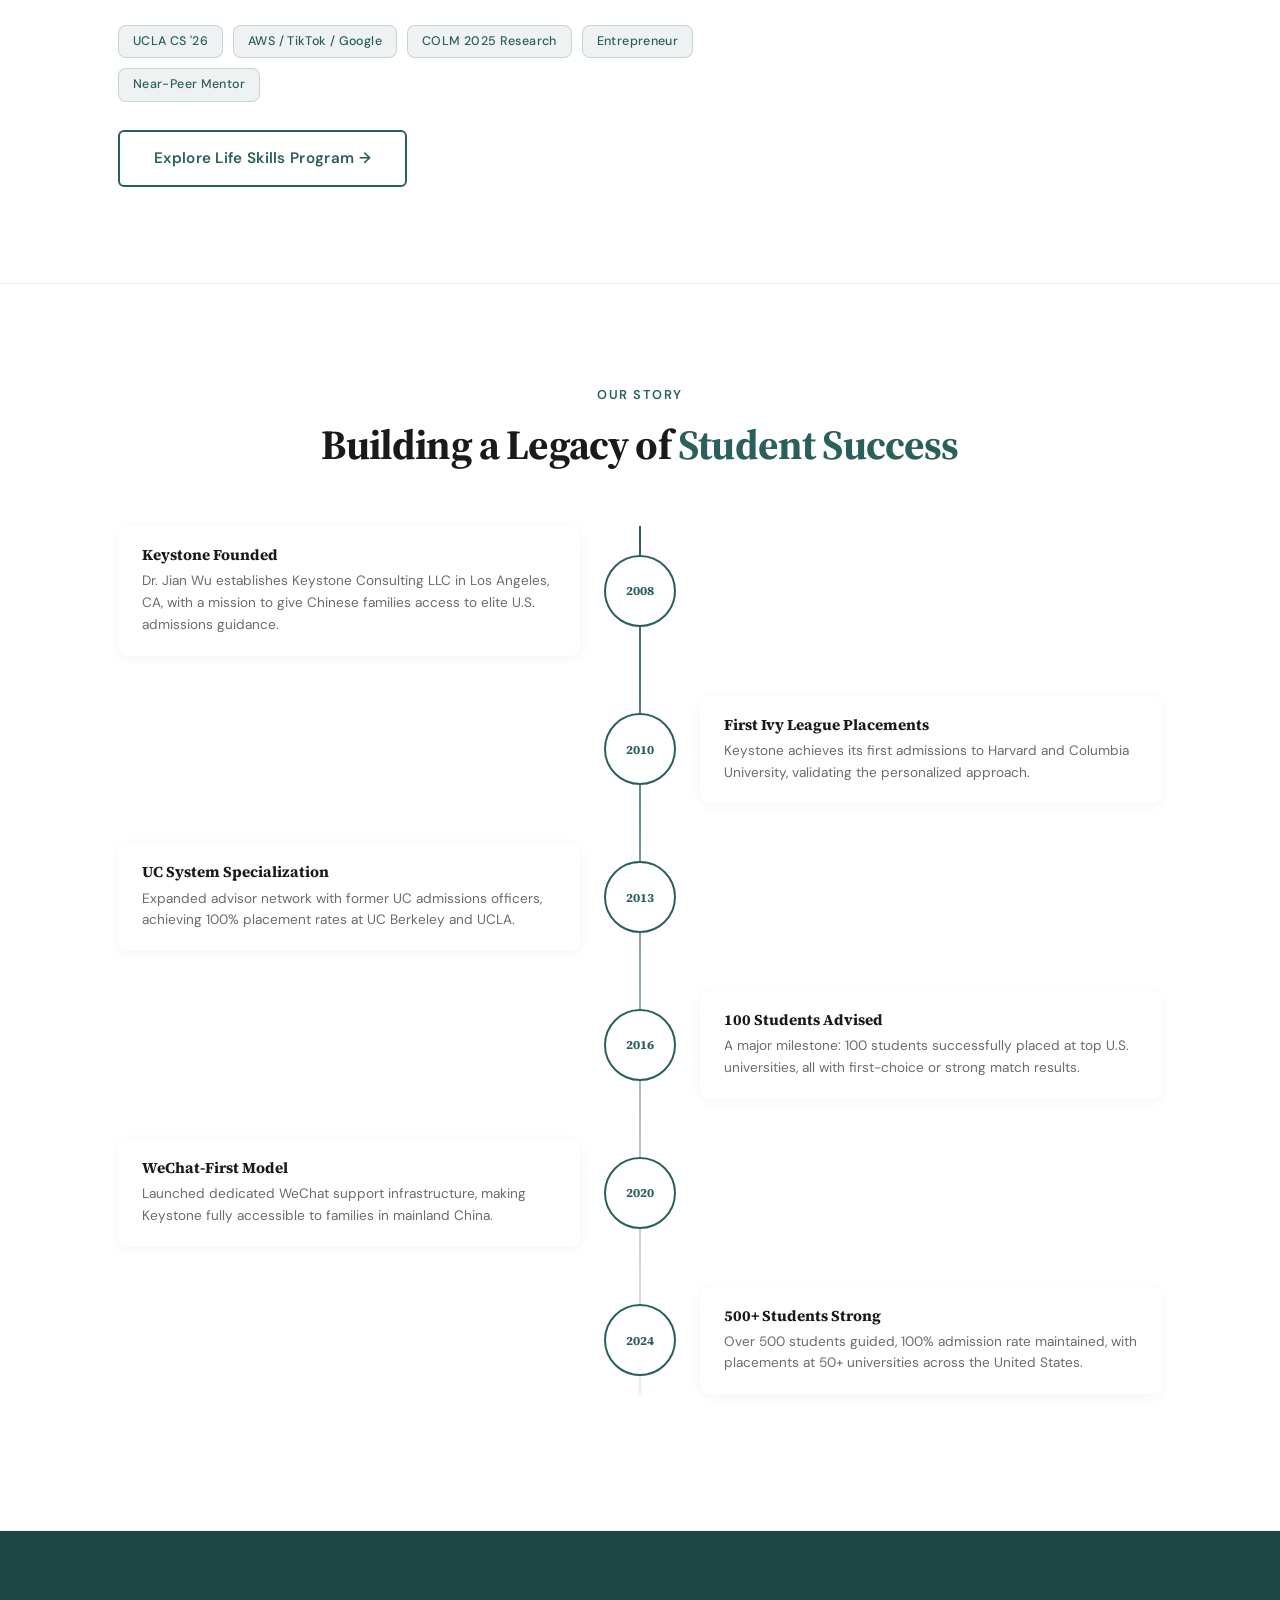
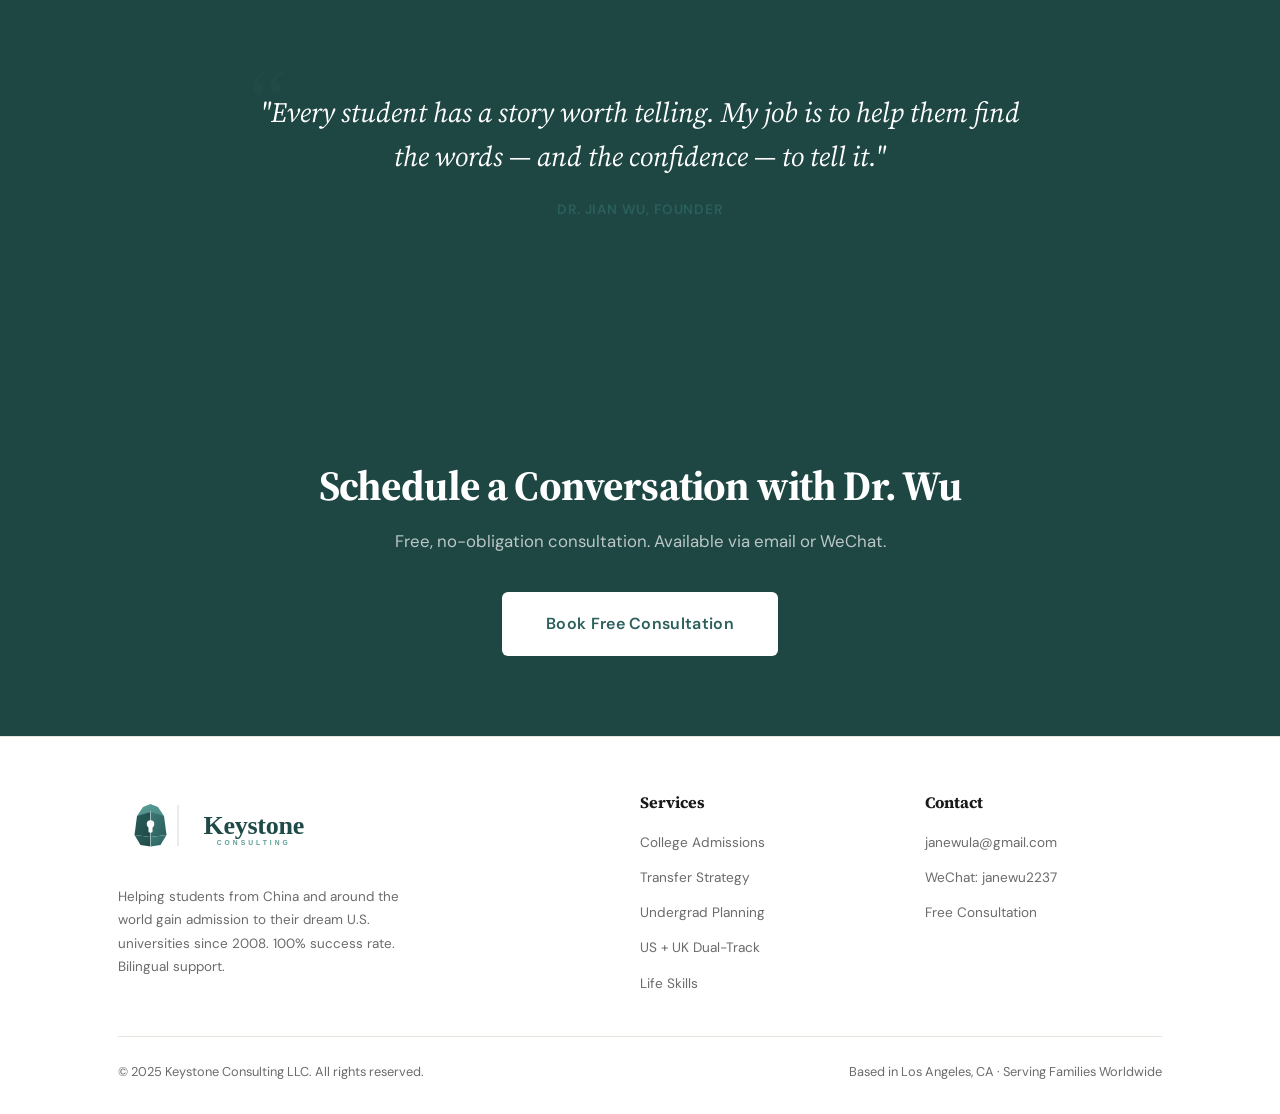
<file: pages/about.html>
<!DOCTYPE html>
<html lang="en">
<head>
  <meta charset="UTF-8" />
  <meta name="viewport" content="width=device-width, initial-scale=1.0" />
  <title>About Dr. Jian Wu — Keystone Consulting LLC</title>
  <meta name="description" content="Meet Dr. Jian Wu, founder of Keystone Consulting LLC. PhD from Michigan State, 20+ years bridging U.S. and Chinese higher education. 500+ students guided, 100% success rate." />
  <link rel="preconnect" href="https://fonts.googleapis.com">
  <link rel="preconnect" href="https://fonts.gstatic.com" crossorigin>
  <link href="https://fonts.googleapis.com/css2?family=DM+Sans:ital,opsz,wght@0,9..40,400;0,9..40,500;0,9..40,600;0,9..40,700;1,9..40,400&family=Source+Serif+4:ital,opsz,wght@0,8..60,400;0,8..60,600;0,8..60,700;1,8..60,400;1,8..60,700&display=swap" rel="stylesheet">
  <link rel="stylesheet" href="../css/styles.css" />
</head>
<body>

<div id="nav-root"></div>

<!-- ── COMPACT HERO ───────────────────────────────────────── -->
<section class="hero-compact hero-compact--center">
  <div class="hero-bg"></div>
  <div class="container hero-compact-inner">
    <div class="reveal">
      <span class="label" data-i18n="about.hero_label">Our Founder</span>
      <h1 data-i18n="about.hero_h1">Meet Dr. Jian Wu</h1>
      <p class="hero-sub" data-i18n="about.hero_sub">Two decades of experience bridging U.S. and Chinese higher education.</p>
    </div>
  </div>
</section>

<!-- ── BIOGRAPHY ───────────────────────────────────────────── -->
<section class="section section--mid">
  <div class="container">
    <div class="founder-inner">
      <div class="reveal">
        <div class="founder-portrait">
          <div class="founder-portrait-inner">
            <img src="../assets/images/jian_wu.jpg" alt="Dr. Jian Wu" style="width:100%;height:100%;object-fit:cover;border-radius:inherit;">
          </div>
          <div class="founder-portrait-badge" data-i18n="about.founder_badge">Founder & Lead Advisor</div>
        </div>
        <div class="founder-creds" style="margin-top:20px;">
          <span class="cred-tag" data-i18n="home.cred1">PhD Michigan State</span>
          <span class="cred-tag" data-i18n="home.cred2">20+ Years Experience</span>
          <span class="cred-tag" data-i18n="home.cred3">U.S. Higher Education Expert</span>
          <span class="cred-tag" data-i18n="home.cred4">WeChat Support</span>
          <span class="cred-tag" data-i18n="home.cred5">Bilingual (English / 中文)</span>
        </div>
      </div>
      <div class="founder-content reveal">
        <span class="label" data-i18n="about.bio_label">Biography</span>
        <h2 data-i18n="about.bio_h2">A Trusted Bridge Between Two Worlds</h2>
        <p data-i18n="about.bio_p1">Dr. Jian Wu has spent more than two decades at the intersection of U.S. and Chinese higher education. Born and educated in China before completing her PhD at Michigan State University, she understands firsthand the challenges, aspirations, and questions that Chinese families face when navigating the American university admissions process.</p>
        <p data-i18n="about.bio_p2">After completing her doctorate, Dr. Wu worked within U.S. university systems, gaining an insider's perspective on what selective admissions committees truly value in applicants. She witnessed brilliant students from China who were passed over simply because they didn't know how to present themselves effectively in the American system — and she decided to change that.</p>
        <p data-i18n="about.bio_p3">In 2008, Dr. Wu founded Keystone Consulting LLC with a singular mission: to give every student the same guidance that students with privileged access to U.S. advisors receive. Since then, she has personally guided over 500 students to admission at top universities — with a 100% success rate.</p>
        <p data-i18n="about.bio_p4">Dr. Wu's approach is deeply personal. She believes that every student has a unique story worth telling, and that the college application process, when done well, is an opportunity for self-discovery — not just a bureaucratic hurdle. She treats every student as if they were her own child.</p>
        <p data-i18n="about.bio_p5">Fluent in both English and Mandarin, Dr. Wu is available via WeChat for families in mainland China, ensuring that distance and time zones are never a barrier to first-class advising.</p>
        <p data-i18n="about.bio_p6">Perhaps the most personal testament to her methods: Dr. Wu began guiding her own son through the admissions process starting in middle school, applying the same personalized roadmap she builds for every Keystone student. In 2022, he was admitted to UCLA as a Computer Science major — and has since gone on to intern at both Amazon and Google as a software engineer.</p>
      </div>
    </div>
  </div>
</section>

<!-- ── CREDENTIAL STATS ────────────────────────────────────── -->
<div class="stats-banner">
  <div class="container">
    <div class="stats-grid">
      <div class="reveal">
        <div class="stat-num" data-i18n="about.cred1_num">20+</div>
        <div class="stat-label" data-i18n="about.cred1_label">Years in U.S. Higher Education</div>
      </div>
      <div class="reveal">
        <div class="stat-num" data-i18n="about.cred2_num">500+</div>
        <div class="stat-label" data-i18n="about.cred2_label">Students Personally Guided</div>
      </div>
      <div class="reveal">
        <div class="stat-num" data-i18n="about.cred3_num">100%</div>
        <div class="stat-label" data-i18n="about.cred3_label">Admission Success Rate</div>
      </div>
      <div class="reveal">
        <div class="stat-num" data-i18n="about.cred4_num">50+</div>
        <div class="stat-label" data-i18n="about.cred4_label">Universities Represented</div>
      </div>
    </div>
  </div>
</div>

<!-- ── ADVISOR NETWORK ─────────────────────────────────────── -->
<section class="section section--white">
  <div class="container">
    <div class="reveal">
      <span class="label" data-i18n="about.team_label">Our Advisor Network</span>
      <h2 data-i18n-html="about.team_h2">A Team of <span class="gold">True Insiders</span></h2>
    </div>
    <div class="grid-2" style="gap:48px; margin-top:40px; align-items:center;">
      <div class="reveal">
        <p style="margin-bottom:20px;" data-i18n="about.team_p1">Dr. Wu is supported by a carefully selected network of advisors who bring firsthand knowledge of elite U.S. university admissions. Our team includes:</p>
        <ul style="list-style:none; display:flex; flex-direction:column; gap:14px;">
          <li style="display:flex; gap:12px; align-items:flex-start;">
            <span style="color:var(--gold); font-size:1.1rem; flex-shrink:0;">→</span>
            <span data-i18n="about.team_l1">Current and former U.S. university professors from top-ranked institutions</span>
          </li>
          <li style="display:flex; gap:12px; align-items:flex-start;">
            <span style="color:var(--gold); font-size:1.1rem; flex-shrink:0;">→</span>
            <span data-i18n="about.team_l2">Former admissions officers who have reviewed thousands of applications at selective universities</span>
          </li>
          <li style="display:flex; gap:12px; align-items:flex-start;">
            <span style="color:var(--gold); font-size:1.1rem; flex-shrink:0;">→</span>
            <span data-i18n="about.team_l3">Successful alumni from Stanford, Harvard, MIT, UC Berkeley, and UCLA who provide mentorship</span>
          </li>
          <li style="display:flex; gap:12px; align-items:flex-start;">
            <span style="color:var(--gold); font-size:1.1rem; flex-shrink:0;">→</span>
            <span data-i18n="about.team_l4">Academic specialists in STEM, humanities, business, pre-med, and pre-law</span>
          </li>
        </ul>
        <p style="margin-top:24px; color:var(--muted);" data-i18n="about.team_p2">This network gives Keystone students an unparalleled insider advantage — guidance grounded in real admissions experience, not guesswork.</p>
      </div>
      <div class="reveal">
        <div style="background:var(--teal); border-radius:var(--r-md); padding:40px 36px; color:var(--white);">
          <h3 style="color:var(--white); margin-bottom:16px;">Why Our Team Is Different</h3>
          <p style="color:rgba(255,255,255,0.65); font-size:0.92rem; line-height:1.8;">Most admissions consultants are former students who did well in college applications themselves. Our advisors are the people on the other side — the ones who actually decided who gets in. That insider knowledge makes all the difference.</p>
          <div style="margin-top:24px; padding-top:24px; border-top:1px solid rgba(255,255,255,0.15);">
            <div style="color:var(--white); font-weight:700; font-size:0.85rem; letter-spacing:0.06em;">Dr. Jian Wu</div>
            <div style="color:rgba(255,255,255,0.5); font-size:0.82rem; margin-top:4px;">Founder & Lead Advisor</div>
          </div>
        </div>
      </div>
    </div>
  </div>
</section>

<!-- ── AARON CHANG — NEAR-PEER MENTOR ──────────────────────── -->
<section class="section section--mid" id="mentor">
  <div class="container">
    <div class="mentor-inner">
      <div class="mentor-content reveal">
        <span class="label" data-i18n="about.mentor_label">Near-Peer Mentor</span>
        <h2 data-i18n="about.mentor_h2">Aaron Chang</h2>
        <div class="mentor-title" data-i18n="about.mentor_title">UCLA Computer Science, Class of 2026</div>
        <p data-i18n="about.mentor_p1">Aaron is the living proof of the Keystone method. Guided by Dr. Wu from middle school, he was admitted to UCLA as a Computer Science major and went on to intern at Amazon Web Services, TikTok, and Google before accepting a full-time software engineering offer.</p>
        <p data-i18n="about.mentor_p2">He published machine learning research at COLM 2025, one of the top AI conferences in the world, launched two businesses, and built the website you are reading right now. His journey demonstrates that Keystone's impact extends far beyond college admissions.</p>
        <p data-i18n="about.mentor_p3">Now Aaron works directly with Keystone students as a near-peer mentor, leading the Life Skills and Professional Development program. He brings firsthand knowledge of succeeding at a top university, landing competitive internships, and building a career in tech. For students, he is someone who has been exactly where they are and can show them what comes next.</p>
        <div class="founder-creds">
          <span class="cred-tag" data-i18n="about.mentor_cred1">UCLA CS '26</span>
          <span class="cred-tag" data-i18n="about.mentor_cred2">AWS / TikTok / Google</span>
          <span class="cred-tag" data-i18n="about.mentor_cred3">COLM 2025 Research</span>
          <span class="cred-tag" data-i18n="about.mentor_cred4">Entrepreneur</span>
          <span class="cred-tag" data-i18n="about.mentor_cred5">Near-Peer Mentor</span>
        </div>
        <div style="margin-top:28px;">
          <a href="./life-skills.html" class="btn btn-outline" data-i18n="about.mentor_link">Explore Life Skills Program &rarr;</a>
        </div>
      </div>
      <div class="reveal">
        <div class="mentor-portrait-placeholder">
          <span>AC</span>
        </div>
      </div>
    </div>
  </div>
</section>

<!-- ── TIMELINE ────────────────────────────────────────────── -->
<section class="section section--cream">
  <div class="container">
    <div class="reveal text-center">
      <span class="label" data-i18n="about.timeline_label">Our Story</span>
      <h2 data-i18n-html="about.timeline_h2">Building a Legacy of <span class="gold">Student Success</span></h2>
    </div>
    <div class="timeline">

      <div class="timeline-item">
        <div class="timeline-content reveal">
          <h4 data-i18n="about.tl1_title">Keystone Founded</h4>
          <p data-i18n="about.tl1_body">Dr. Jian Wu establishes Keystone Consulting LLC in Los Angeles, CA, with a mission to give Chinese families access to elite U.S. admissions guidance.</p>
        </div>
        <div class="timeline-year reveal" data-i18n="about.tl1_year">2008</div>
        <div class="timeline-spacer"></div>
      </div>

      <div class="timeline-item">
        <div class="timeline-spacer"></div>
        <div class="timeline-year reveal" data-i18n="about.tl2_year">2010</div>
        <div class="timeline-content reveal">
          <h4 data-i18n="about.tl2_title">First Ivy League Placements</h4>
          <p data-i18n="about.tl2_body">Keystone achieves its first admissions to Harvard and Columbia University, validating the personalized approach.</p>
        </div>
      </div>

      <div class="timeline-item">
        <div class="timeline-content reveal">
          <h4 data-i18n="about.tl3_title">UC System Specialization</h4>
          <p data-i18n="about.tl3_body">Expanded advisor network with former UC admissions officers, achieving 100% placement rates at UC Berkeley and UCLA.</p>
        </div>
        <div class="timeline-year reveal" data-i18n="about.tl3_year">2013</div>
        <div class="timeline-spacer"></div>
      </div>

      <div class="timeline-item">
        <div class="timeline-spacer"></div>
        <div class="timeline-year reveal" data-i18n="about.tl4_year">2016</div>
        <div class="timeline-content reveal">
          <h4 data-i18n="about.tl4_title">100 Students Advised</h4>
          <p data-i18n="about.tl4_body">A major milestone: 100 students successfully placed at top U.S. universities, all with first-choice or strong match results.</p>
        </div>
      </div>

      <div class="timeline-item">
        <div class="timeline-content reveal">
          <h4 data-i18n="about.tl5_title">WeChat-First Model</h4>
          <p data-i18n="about.tl5_body">Launched dedicated WeChat support infrastructure, making Keystone fully accessible to families in mainland China.</p>
        </div>
        <div class="timeline-year reveal" data-i18n="about.tl5_year">2020</div>
        <div class="timeline-spacer"></div>
      </div>

      <div class="timeline-item">
        <div class="timeline-spacer"></div>
        <div class="timeline-year reveal" data-i18n="about.tl6_year">2024</div>
        <div class="timeline-content reveal">
          <h4 data-i18n="about.tl6_title">500+ Students Strong</h4>
          <p data-i18n="about.tl6_body">Over 500 students guided, 100% admission rate maintained, with placements at 50+ universities across the United States.</p>
        </div>
      </div>

    </div>
  </div>
</section>

<!-- ── PULL QUOTE ──────────────────────────────────────────── -->
<section class="section section--dark">
  <div class="container">
    <div class="pullquote reveal">
      <blockquote data-i18n="about.quote_text">"Every student has a story worth telling. My job is to help them find the words — and the confidence — to tell it."</blockquote>
      <cite data-i18n="about.quote_cite">Dr. Jian Wu, Founder</cite>
    </div>
  </div>
</section>

<!-- ── CTA ────────────────────────────────────────────────── -->
<section class="cta-banner">
  <div class="container">
    <div class="reveal">
      <h2 data-i18n="about.cta_h2">Schedule a Conversation with Dr. Wu</h2>
      <p data-i18n="about.cta_p">Free, no-obligation consultation. Available via email or WeChat.</p>
      <div class="cta-actions">
        <a href="../pages/contact.html" class="btn btn-white btn-lg" data-i18n="about.cta_btn">Book Free Consultation</a>
      </div>
    </div>
  </div>
</section>

<div id="footer-root"></div>

<script src="../js/translations.js"></script>
<script src="../js/main.js"></script>
</body>
</html>
</file>
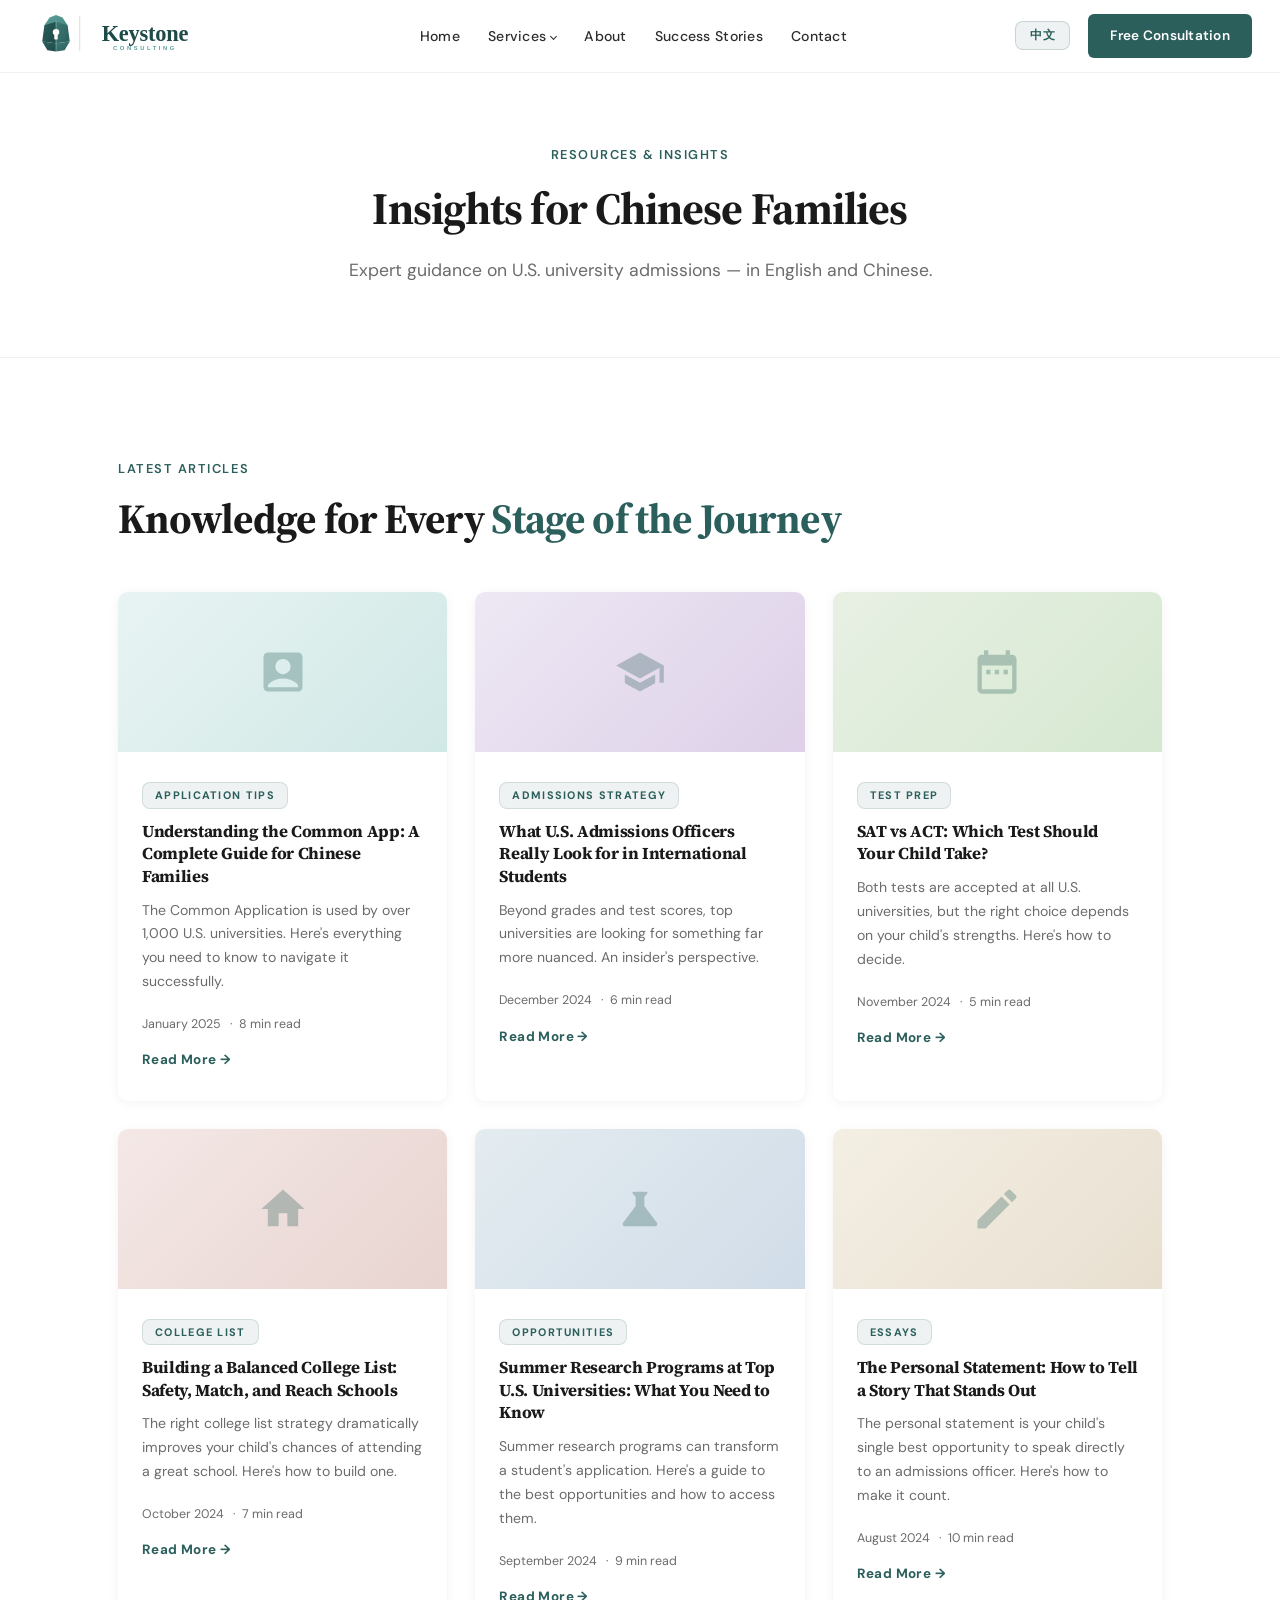
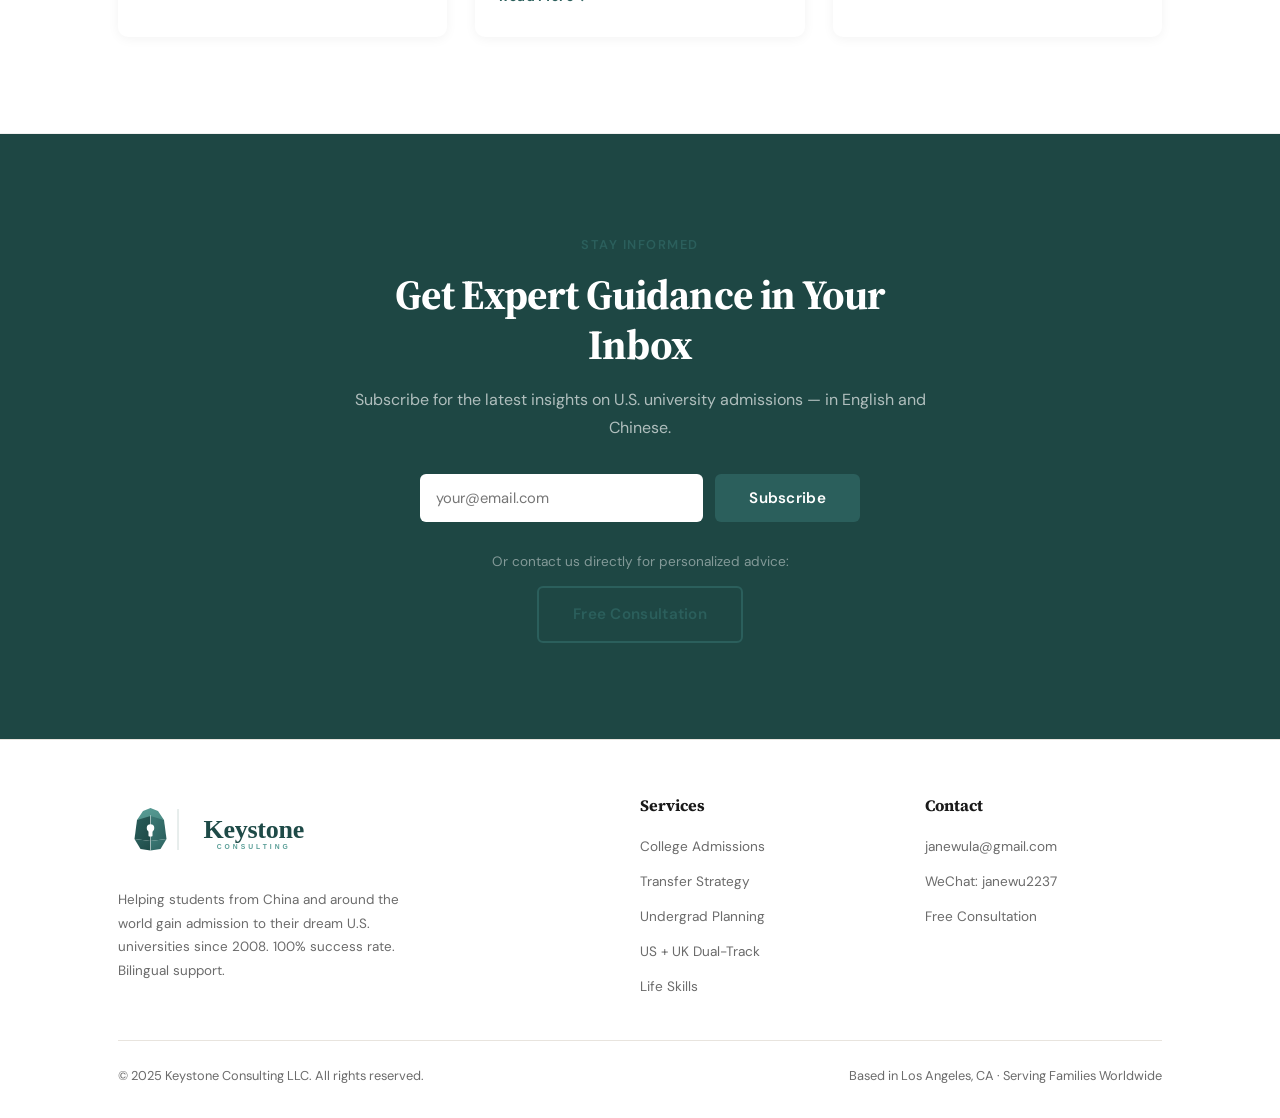
<file: pages/blog.html>
<!DOCTYPE html>
<html lang="en">
<head>
  <meta charset="UTF-8" />
  <meta name="viewport" content="width=device-width, initial-scale=1.0" />
  <title>Blog — Keystone Consulting LLC</title>
  <meta name="description" content="Expert insights on U.S. university admissions for Chinese families. Articles on Common App, essays, SAT/ACT, college lists, summer programs, and more — in English and Chinese." />
  <link rel="preconnect" href="https://fonts.googleapis.com">
  <link rel="preconnect" href="https://fonts.gstatic.com" crossorigin>
  <link href="https://fonts.googleapis.com/css2?family=DM+Sans:ital,opsz,wght@0,9..40,400;0,9..40,500;0,9..40,600;0,9..40,700;1,9..40,400&family=Source+Serif+4:ital,opsz,wght@0,8..60,400;0,8..60,600;0,8..60,700;1,8..60,400;1,8..60,700&display=swap" rel="stylesheet">
  <link rel="stylesheet" href="../css/styles.css" />
</head>
<body>

<div id="nav-root"></div>

<!-- ── COMPACT HERO ───────────────────────────────────────── -->
<section class="hero-compact hero-compact--center">
  <div class="hero-bg"></div>
  <div class="container hero-compact-inner">
    <div class="reveal">
      <span class="label" data-i18n="blog.hero_label">Resources & Insights</span>
      <h1 data-i18n="blog.hero_h1">Insights for Chinese Families</h1>
      <p class="hero-sub" data-i18n="blog.hero_sub">Expert guidance on U.S. university admissions — in English and Chinese.</p>
    </div>
  </div>
</section>

<!-- ── BLOG POSTS ──────────────────────────────────────────── -->
<section class="section section--white">
  <div class="container">
    <div class="reveal">
      <span class="label" data-i18n="blog.posts_label">Latest Articles</span>
      <h2 data-i18n-html="blog.posts_h2">Knowledge for Every <span class="gold">Stage of the Journey</span></h2>
    </div>

    <div class="blog-grid">

      <div class="blog-card reveal">
        <div class="blog-card-img blog-card-img--tips">
          <svg viewBox="0 0 24 24" fill="currentColor"><path d="M19 3H5c-1.1 0-2 .9-2 2v14c0 1.1.9 2 2 2h14c1.1 0 2-.9 2-2V5c0-1.1-.9-2-2-2zm-7 3c1.93 0 3.5 1.57 3.5 3.5S13.93 13 12 13s-3.5-1.57-3.5-3.5S10.07 6 12 6zm7 13H5v-.23c0-.62.28-1.2.76-1.58C7.47 15.82 9.64 15 12 15s4.53.82 6.24 2.19c.48.38.76.97.76 1.58V19z"/></svg>
        </div>
        <div class="blog-card-body">
          <span class="blog-category" data-i18n="blog.post1_cat">Application Tips</span>
          <h3 data-i18n="blog.post1_title">Understanding the Common App: A Complete Guide for Chinese Families</h3>
          <p class="blog-excerpt" data-i18n="blog.post1_excerpt">The Common Application is used by over 1,000 U.S. universities. Here's everything you need to know to navigate it successfully.</p>
          <div class="blog-meta">
            <span data-i18n="blog.post1_date">January 2025</span>
            <span data-i18n="blog.post1_read">8 min read</span>
          </div>
          <a href="./contact.html" class="blog-read-more" data-i18n="blog.read_more">Read More →</a>
        </div>
      </div>

      <div class="blog-card reveal">
        <div class="blog-card-img blog-card-img--strategy">
          <svg viewBox="0 0 24 24" fill="currentColor"><path d="M12 3L1 9l11 6 9-4.91V17h2V9L12 3zM5 13.18v4L12 21l7-3.82v-4L12 17l-7-3.82z"/></svg>
        </div>
        <div class="blog-card-body">
          <span class="blog-category" data-i18n="blog.post2_cat">Admissions Strategy</span>
          <h3 data-i18n="blog.post2_title">What U.S. Admissions Officers Really Look for in International Students</h3>
          <p class="blog-excerpt" data-i18n="blog.post2_excerpt">Beyond grades and test scores, top universities are looking for something far more nuanced. An insider's perspective.</p>
          <div class="blog-meta">
            <span data-i18n="blog.post2_date">December 2024</span>
            <span data-i18n="blog.post2_read">6 min read</span>
          </div>
          <a href="./contact.html" class="blog-read-more" data-i18n="blog.read_more">Read More →</a>
        </div>
      </div>

      <div class="blog-card reveal">
        <div class="blog-card-img blog-card-img--test">
          <svg viewBox="0 0 24 24" fill="currentColor"><path d="M9 11H7v2h2v-2zm4 0h-2v2h2v-2zm4 0h-2v2h2v-2zm2-7h-1V2h-2v2H8V2H6v2H5c-1.11 0-1.99.9-1.99 2L3 20c0 1.1.89 2 2 2h14c1.1 0 2-.9 2-2V6c0-1.1-.9-2-2-2zm0 16H5V9h14v11z"/></svg>
        </div>
        <div class="blog-card-body">
          <span class="blog-category" data-i18n="blog.post3_cat">Test Prep</span>
          <h3 data-i18n="blog.post3_title">SAT vs ACT: Which Test Should Your Child Take?</h3>
          <p class="blog-excerpt" data-i18n="blog.post3_excerpt">Both tests are accepted at all U.S. universities, but the right choice depends on your child's strengths. Here's how to decide.</p>
          <div class="blog-meta">
            <span data-i18n="blog.post3_date">November 2024</span>
            <span data-i18n="blog.post3_read">5 min read</span>
          </div>
          <a href="./contact.html" class="blog-read-more" data-i18n="blog.read_more">Read More →</a>
        </div>
      </div>

      <div class="blog-card reveal">
        <div class="blog-card-img blog-card-img--list">
          <svg viewBox="0 0 24 24" fill="currentColor"><path d="M10 20v-6h4v6h5v-8h3L12 3 2 12h3v8z"/></svg>
        </div>
        <div class="blog-card-body">
          <span class="blog-category" data-i18n="blog.post4_cat">College List</span>
          <h3 data-i18n="blog.post4_title">Building a Balanced College List: Safety, Match, and Reach Schools</h3>
          <p class="blog-excerpt" data-i18n="blog.post4_excerpt">The right college list strategy dramatically improves your child's chances of attending a great school. Here's how to build one.</p>
          <div class="blog-meta">
            <span data-i18n="blog.post4_date">October 2024</span>
            <span data-i18n="blog.post4_read">7 min read</span>
          </div>
          <a href="./contact.html" class="blog-read-more" data-i18n="blog.read_more">Read More →</a>
        </div>
      </div>

      <div class="blog-card reveal">
        <div class="blog-card-img blog-card-img--research">
          <svg viewBox="0 0 24 24" fill="currentColor"><path d="M19.8 18.4L14 10.67V6.5l1.35-1.69c.26-.33.03-.81-.39-.81H9.04c-.42 0-.65.48-.39.81L10 6.5v4.17L4.2 18.4c-.49.66-.02 1.6.8 1.6h14c.82 0 1.29-.94.8-1.6z"/></svg>
        </div>
        <div class="blog-card-body">
          <span class="blog-category" data-i18n="blog.post5_cat">Opportunities</span>
          <h3 data-i18n="blog.post5_title">Summer Research Programs at Top U.S. Universities: What You Need to Know</h3>
          <p class="blog-excerpt" data-i18n="blog.post5_excerpt">Summer research programs can transform a student's application. Here's a guide to the best opportunities and how to access them.</p>
          <div class="blog-meta">
            <span data-i18n="blog.post5_date">September 2024</span>
            <span data-i18n="blog.post5_read">9 min read</span>
          </div>
          <a href="./contact.html" class="blog-read-more" data-i18n="blog.read_more">Read More →</a>
        </div>
      </div>

      <div class="blog-card reveal">
        <div class="blog-card-img blog-card-img--essay">
          <svg viewBox="0 0 24 24" fill="currentColor"><path d="M3 17.25V21h3.75L17.81 9.94l-3.75-3.75L3 17.25zM20.71 7.04c.39-.39.39-1.02 0-1.41l-2.34-2.34c-.39-.39-1.02-.39-1.41 0l-1.83 1.83 3.75 3.75 1.83-1.83z"/></svg>
        </div>
        <div class="blog-card-body">
          <span class="blog-category" data-i18n="blog.post6_cat">Essays</span>
          <h3 data-i18n="blog.post6_title">The Personal Statement: How to Tell a Story That Stands Out</h3>
          <p class="blog-excerpt" data-i18n="blog.post6_excerpt">The personal statement is your child's single best opportunity to speak directly to an admissions officer. Here's how to make it count.</p>
          <div class="blog-meta">
            <span data-i18n="blog.post6_date">August 2024</span>
            <span data-i18n="blog.post6_read">10 min read</span>
          </div>
          <a href="./contact.html" class="blog-read-more" data-i18n="blog.read_more">Read More →</a>
        </div>
      </div>

    </div>
  </div>
</section>

<!-- ── NEWSLETTER / CONTACT CTA ────────────────────────────── -->
<section class="section section--dark">
  <div class="container">
    <div style="max-width:600px; margin:0 auto; text-align:center;" class="reveal">
      <span class="label" data-i18n="blog.newsletter_label">Stay Informed</span>
      <h2 style="color:var(--white);" data-i18n-html="blog.newsletter_h2">Get Expert Guidance in Your Inbox</h2>
      <p style="color:rgba(255,255,255,0.65); margin-top:16px; margin-bottom:32px;" data-i18n="blog.newsletter_p">Subscribe for the latest insights on U.S. university admissions — in English and Chinese.</p>

      <div style="display:flex; gap:12px; max-width:440px; margin:0 auto;">
        <input type="email"
          placeholder="your@email.com"
          style="flex:1; padding:14px 16px; border:none; border-radius:var(--r); font-family:var(--sans); font-size:0.92rem; color:var(--text); background:var(--white); outline:none;"
        />
        <button class="btn btn-primary" style="white-space:nowrap;">Subscribe</button>
      </div>

      <p style="margin-top:28px; color:rgba(255,255,255,0.45); font-size:0.85rem;" data-i18n="blog.newsletter_cta">Or contact us directly for personalized advice:</p>
      <div style="margin-top:12px;">
        <a href="./contact.html" class="btn btn-outline" data-i18n="blog.newsletter_btn">Free Consultation</a>
      </div>
    </div>
  </div>
</section>

<div id="footer-root"></div>

<script src="../js/translations.js"></script>
<script src="../js/main.js"></script>
</body>
</html>
</file>
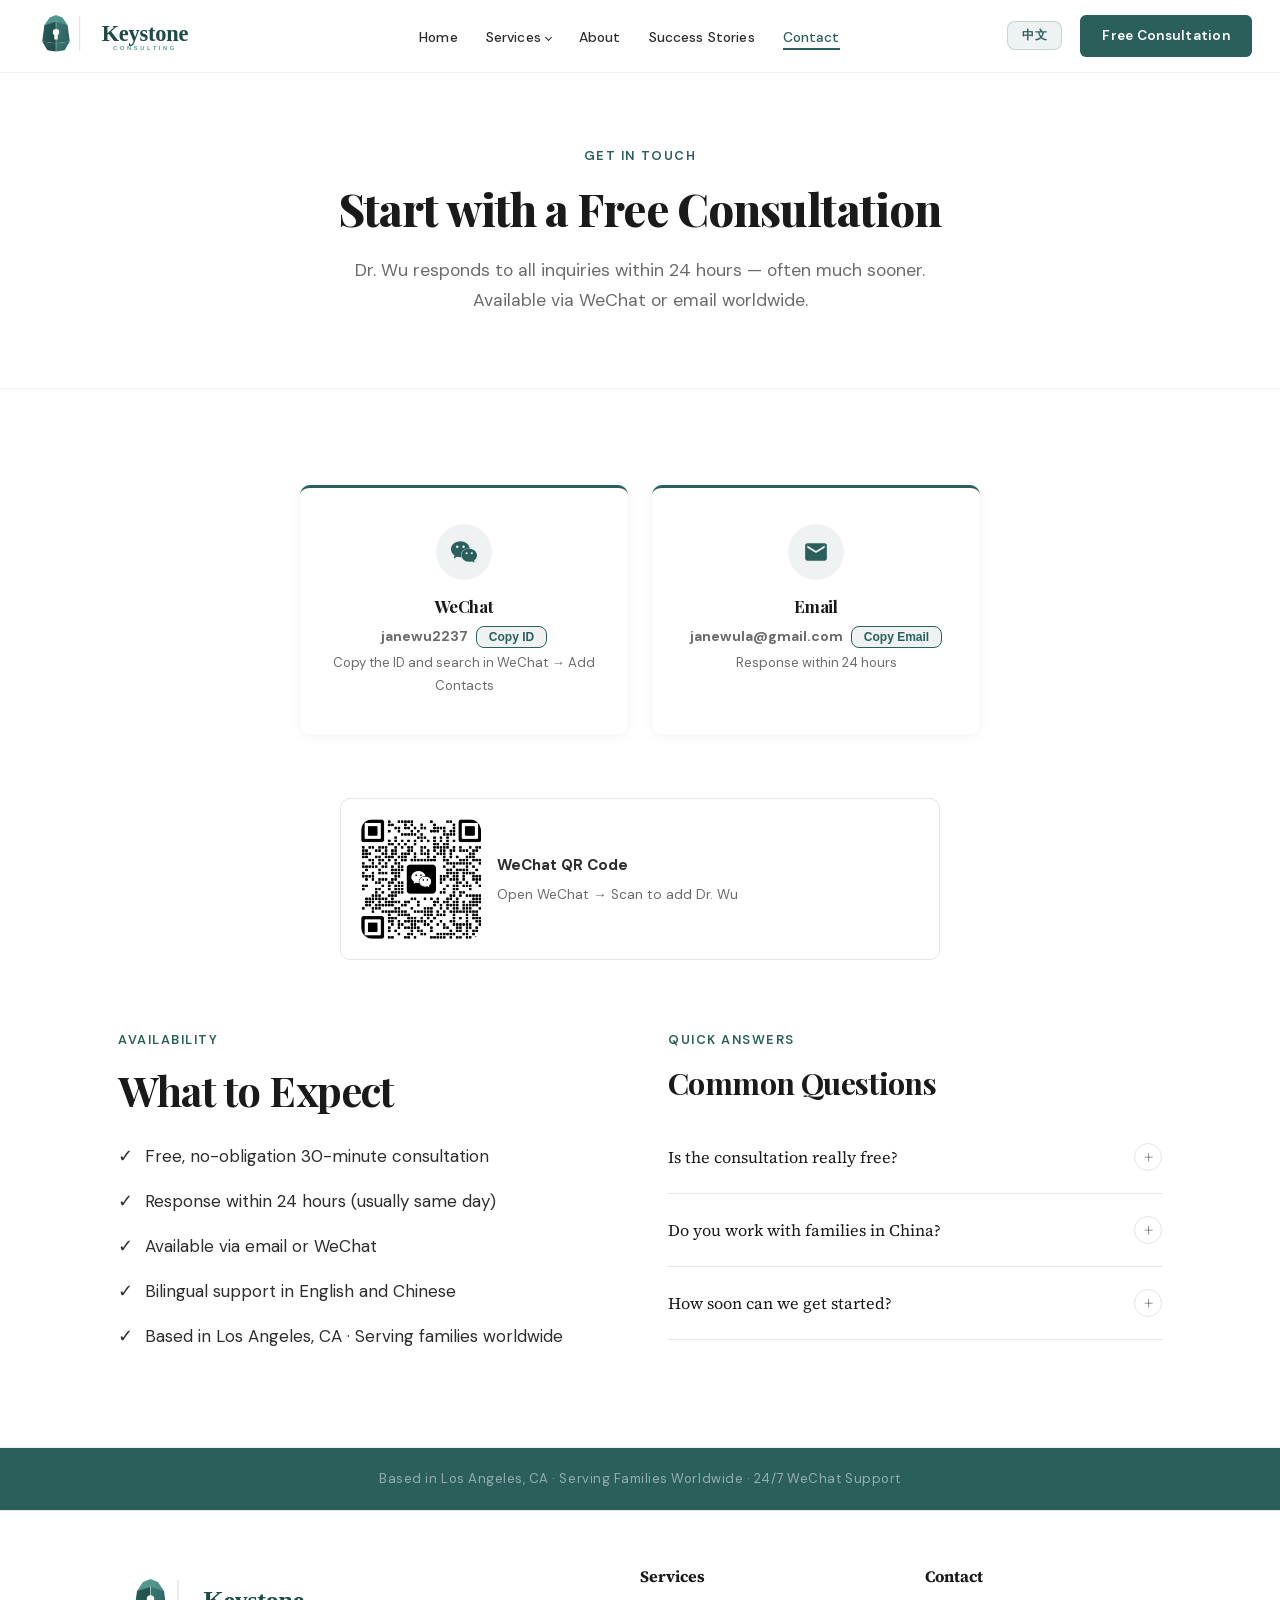
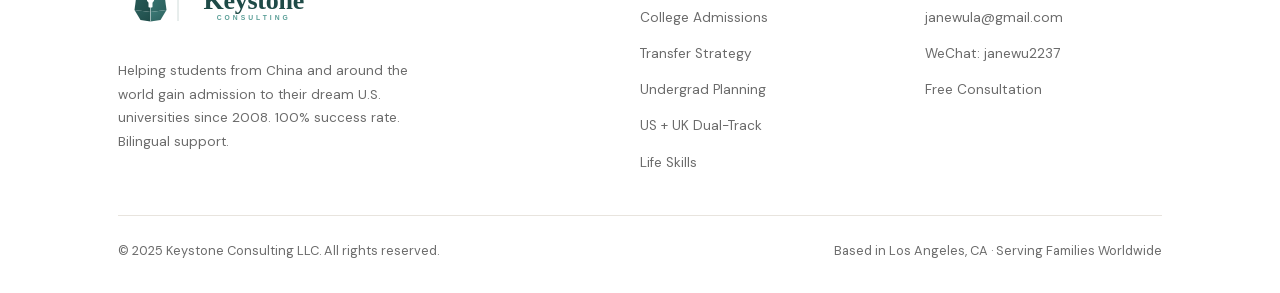
<file: pages/contact.html>
<!DOCTYPE html>
<html lang="en">
<head>
  <meta charset="UTF-8" />
  <meta name="viewport" content="width=device-width, initial-scale=1.0" />
  <title>Contact — Keystone Consulting LLC</title>
  <meta name="description" content="Get in touch with Dr. Jian Wu at Keystone Consulting. Free consultation available via email or WeChat for families in mainland China." />
  <link rel="preconnect" href="https://fonts.googleapis.com">
  <link rel="preconnect" href="https://fonts.gstatic.com" crossorigin>
  <link href="https://fonts.googleapis.com/css2?family=DM+Sans:ital,opsz,wght@0,9..40,400;0,9..40,500;0,9..40,600;0,9..40,700;1,9..40,400&family=Source+Serif+4:ital,opsz,wght@0,8..60,400;0,8..60,600;0,8..60,700;1,8..60,400;1,8..60,700&display=swap" rel="stylesheet">
  <link rel="stylesheet" href="../css/styles.css" />
  <link rel="stylesheet" href="../css/contact-fonts.css" />
</head>
<body>

<div id="nav-root"></div>

<!-- ── COMPACT HERO ───────────────────────────────────────── -->
<section class="hero-compact hero-compact--center">
  <div class="hero-bg"></div>
  <div class="container hero-compact-inner">
    <div class="reveal">
      <span class="label" data-i18n="contact.hero_label">Get In Touch</span>
      <h1 data-i18n="contact.hero_h1">Start with a Free Consultation</h1>
      <p class="hero-sub" data-i18n="contact.hero_sub">Dr. Wu responds to all inquiries within 24 hours — often much sooner. Available via WeChat or email worldwide.</p>
    </div>
  </div>
</section>

<!-- ── CONTACT METHOD CARDS ───────────────────────────────── -->
<section class="section section--white">
  <div class="container">
    <div class="contact-method-cards" style="max-width:680px; margin:0 auto 64px;">
      <div class="contact-method-card reveal">
        <div class="c-icon">
          <!-- WeChat icon from Simple Icons -->
          <svg viewBox="0 0 24 24" fill="currentColor" aria-hidden="true"><path d="M8.691 2.188C3.891 2.188 0 5.476 0 9.53c0 2.212 1.17 4.203 3.002 5.55a.59.59 0 0 1 .213.665l-.39 1.48c-.019.07-.048.141-.048.213 0 .163.13.295.29.295a.326.326 0 0 0 .167-.054l1.903-1.114a.864.864 0 0 1 .717-.098 10.16 10.16 0 0 0 2.837.403c.276 0 .543-.027.811-.05-.857-2.578.157-4.972 1.932-6.446 1.703-1.415 3.882-1.98 5.853-1.838-.576-3.583-4.196-6.348-8.596-6.348zM5.785 5.991c.642 0 1.162.529 1.162 1.18a1.17 1.17 0 0 1-1.162 1.178A1.17 1.17 0 0 1 4.623 7.17c0-.651.52-1.18 1.162-1.18zm5.813 0c.642 0 1.162.529 1.162 1.18a1.17 1.17 0 0 1-1.162 1.178 1.17 1.17 0 0 1-1.162-1.178c0-.651.52-1.18 1.162-1.18zm5.34 2.867c-1.797-.052-3.746.512-5.28 1.786-1.72 1.428-2.687 3.72-1.78 6.22.942 2.453 3.666 4.229 6.884 4.229.826 0 1.622-.12 2.361-.336a.722.722 0 0 1 .598.082l1.584.926a.272.272 0 0 0 .14.047c.134 0 .24-.111.24-.247 0-.06-.023-.12-.038-.177l-.327-1.233a.582.582 0 0 1-.023-.156.49.49 0 0 1 .201-.398C23.024 18.48 24 16.82 24 14.98c0-3.21-2.931-5.837-6.656-6.088V8.89c-.135-.01-.27-.027-.407-.03zm-2.53 3.274c.535 0 .969.44.969.982a.976.976 0 0 1-.969.983.976.976 0 0 1-.969-.983c0-.542.434-.982.97-.982zm4.844 0c.535 0 .969.44.969.982a.976.976 0 0 1-.969.983.976.976 0 0 1-.969-.983c0-.542.434-.982.969-.982z"/></svg>
        </div>
        <h3 data-i18n="contact.method3_title">WeChat</h3>
        <p><strong data-i18n="contact.method3_value">janewu2237</strong> <button class="copy-id-btn" data-copy="janewu2237" aria-label="Copy WeChat ID" data-i18n="contact.copy_btn">Copy ID</button></p>
        <p class="text-muted" style="font-size:0.82rem; margin-top:4px;" data-i18n="contact.method3_note">Copy the ID and search in WeChat &rarr; Add Contacts</p>
      </div>
      <div class="contact-method-card reveal">
        <div class="c-icon">
          <svg viewBox="0 0 24 24" fill="currentColor" aria-hidden="true"><path d="M20 4H4c-1.1 0-2 .9-2 2v12c0 1.1.9 2 2 2h16c1.1 0 2-.9 2-2V6c0-1.1-.9-2-2-2zm0 4l-8 5-8-5V6l8 5 8-5v2z"/></svg>
        </div>
        <h3 data-i18n="contact.method2_title">Email</h3>
        <p><strong data-i18n="contact.method2_value">janewula@gmail.com</strong> <button class="copy-id-btn" data-copy="janewula@gmail.com" aria-label="Copy email" data-i18n="contact.copy_email_btn">Copy Email</button></p>
        <p class="text-muted" style="font-size:0.82rem; margin-top:4px;" data-i18n="contact.method2_note">Response within 24 hours</p>
      </div>
    </div>

    <!-- WeChat highlight box -->
    <div class="wechat-box reveal" style="max-width:600px; margin:0 auto 64px;">
      <div class="wechat-qr">
        <img src="../assets/images/wechat_qr_code.jpg" alt="WeChat QR Code — janewu2237" />
      </div>
      <div class="wechat-text">
        <strong data-i18n="contact.wechat_label">WeChat QR Code</strong>
        <span data-i18n="contact.wechat_note">Scan with WeChat to add Dr. Wu directly</span>
      </div>
    </div>

    <!-- What to expect + FAQ -->
    <div class="contact-info-faq">

      <div class="reveal">
        <span class="label" data-i18n="contact.info_label">Availability</span>
        <h2 data-i18n="contact.info_h3">What to Expect</h2>
        <ul style="list-style:none; margin: 28px 0 0; display:flex; flex-direction:column; gap:16px;">
          <li style="display:flex; gap:12px; align-items:flex-start;">
            <span style="color:var(--gold); font-size:1.1rem; flex-shrink:0;">✓</span>
            <span data-i18n="contact.info_l1">Free, no-obligation 30-minute consultation</span>
          </li>
          <li style="display:flex; gap:12px; align-items:flex-start;">
            <span style="color:var(--gold); font-size:1.1rem; flex-shrink:0;">✓</span>
            <span data-i18n="contact.info_l2">Response within 24 hours (usually same day)</span>
          </li>
          <li style="display:flex; gap:12px; align-items:flex-start;">
            <span style="color:var(--gold); font-size:1.1rem; flex-shrink:0;">✓</span>
            <span data-i18n="contact.info_l3">Available via email or WeChat</span>
          </li>
          <li style="display:flex; gap:12px; align-items:flex-start;">
            <span style="color:var(--gold); font-size:1.1rem; flex-shrink:0;">✓</span>
            <span data-i18n="contact.info_l4">Bilingual support in English and Chinese</span>
          </li>
          <li style="display:flex; gap:12px; align-items:flex-start;">
            <span style="color:var(--gold); font-size:1.1rem; flex-shrink:0;">✓</span>
            <span data-i18n="contact.info_l5">Based in Los Angeles, CA · Serving families worldwide</span>
          </li>
        </ul>
      </div>

      <div class="reveal">
        <span class="label" data-i18n="contact.faq_label">Quick Answers</span>
        <h2 style="font-size:clamp(1.4rem,2.5vw,1.9rem);" data-i18n="contact.faq_h2">Common Questions</h2>
        <div class="faq-list faq-list--light" style="margin-top:20px;">
          <div class="faq-item">
            <button class="faq-q">
              <span data-i18n="contact.faq1_q">Is the consultation really free?</span>
              <span class="faq-icon">+</span>
            </button>
            <div class="faq-a" data-i18n="contact.faq1_a">Yes — completely free and with no obligation. It's a genuine conversation about your child's goals and how we can help.</div>
          </div>
          <div class="faq-item">
            <button class="faq-q">
              <span data-i18n="contact.faq2_q">Do you work with families in China?</span>
              <span class="faq-icon">+</span>
            </button>
            <div class="faq-a" data-i18n="contact.faq2_a">Absolutely. We support WeChat and are available 24/7 to accommodate China time zones. Dr. Wu is bilingual.</div>
          </div>
          <div class="faq-item">
            <button class="faq-q">
              <span data-i18n="contact.faq3_q">How soon can we get started?</span>
              <span class="faq-icon">+</span>
            </button>
            <div class="faq-a" data-i18n="contact.faq3_a">We typically schedule initial consultations within 3–5 business days. Contact us and we'll find a time that works for you.</div>
          </div>
        </div>
      </div>

    </div>
  </div>
</section>

<!-- ── LOCATION STRIP ──────────────────────────────────────── -->
<div style="background:var(--teal); color:rgba(255,255,255,0.5); text-align:center; padding:20px 28px; font-size:0.82rem; letter-spacing:0.04em;">
  <span data-i18n="contact.location">Based in Los Angeles, CA · Serving Families Worldwide · 24/7 WeChat Support</span>
</div>

<div id="footer-root"></div>

<script src="../js/translations.js"></script>
<script src="../js/main.js"></script>
</body>
</html>
</file>
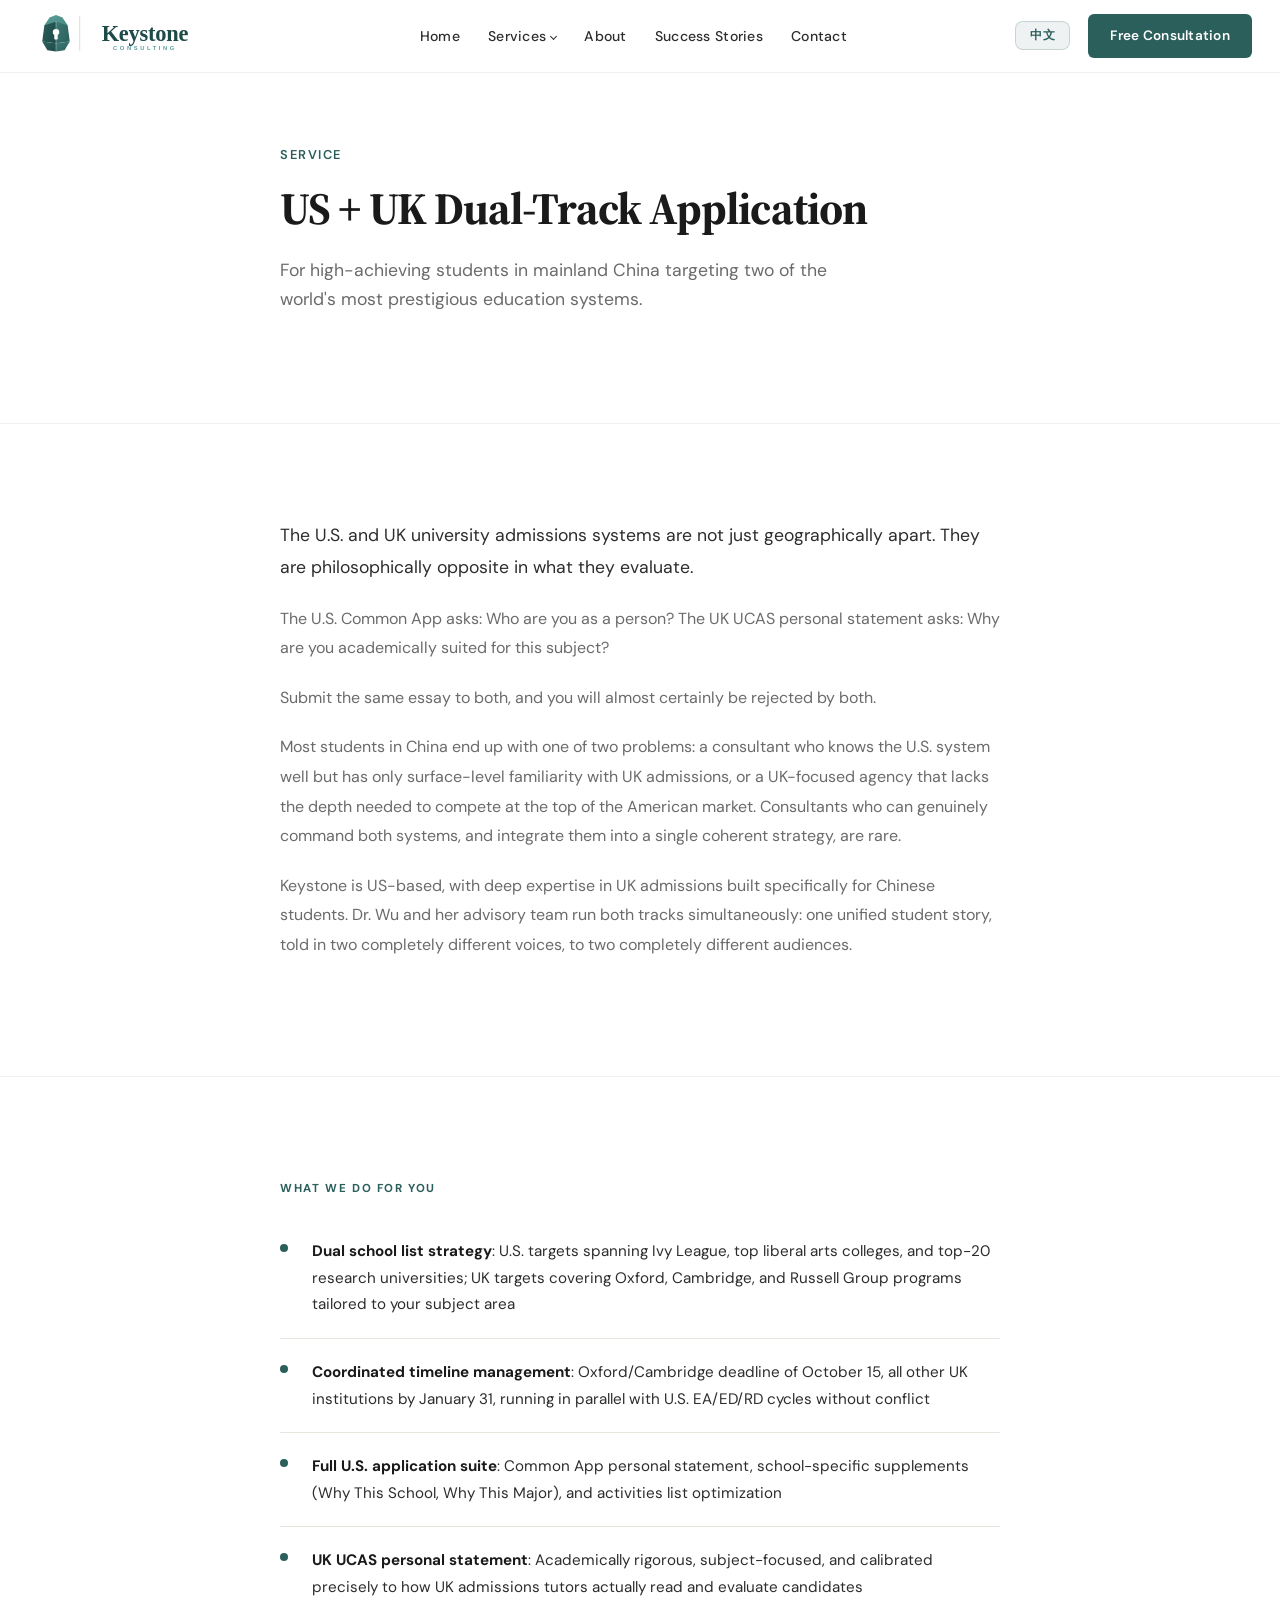
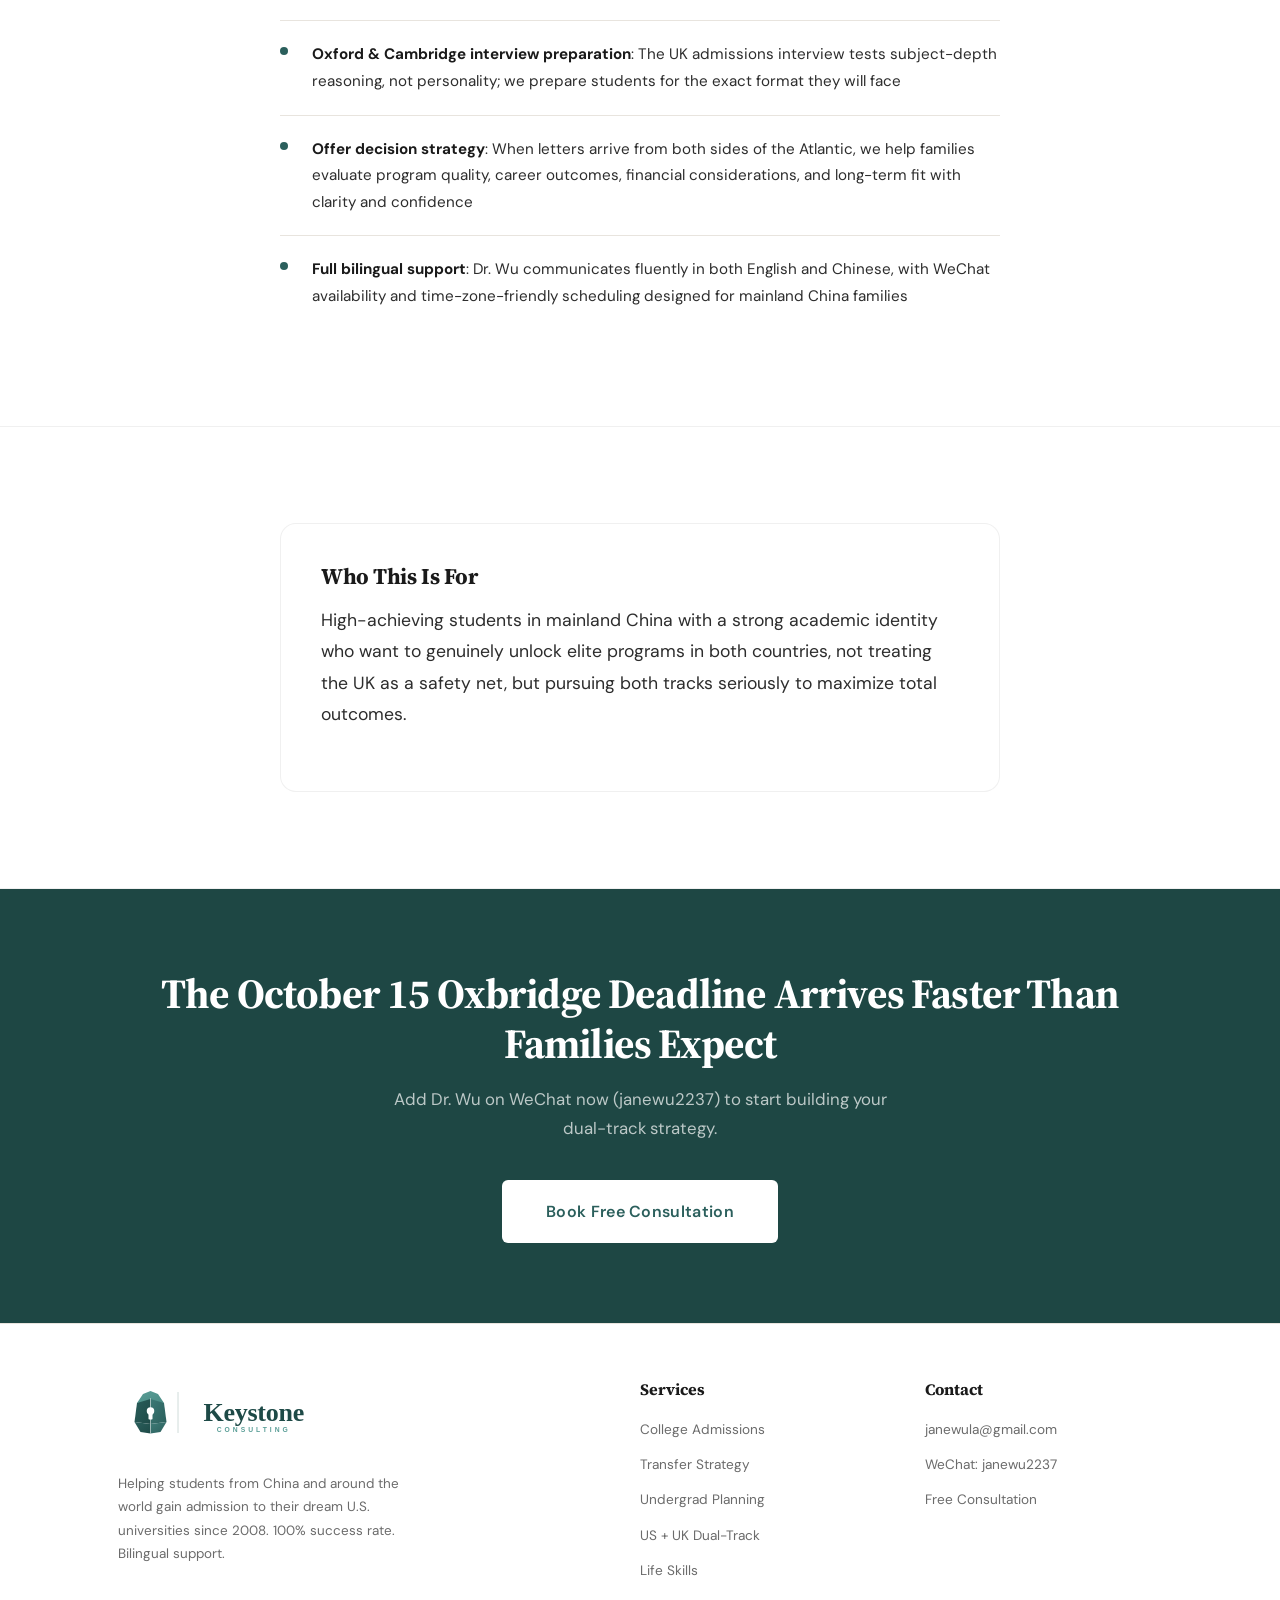
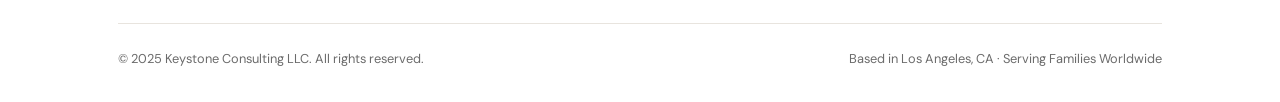
<file: pages/dual-track.html>
<!DOCTYPE html>
<html lang="en">
<head>
  <meta charset="UTF-8" />
  <meta name="viewport" content="width=device-width, initial-scale=1.0" />
  <title>US + UK Dual-Track Application — Keystone Consulting LLC</title>
  <meta name="description" content="Simultaneous US and UK university applications for Chinese students. Ivy League, Oxford, Cambridge, Russell Group. Integrated dual-track strategy from a US-based expert." />
  <link rel="preconnect" href="https://fonts.googleapis.com">
  <link rel="preconnect" href="https://fonts.gstatic.com" crossorigin>
  <link href="https://fonts.googleapis.com/css2?family=DM+Sans:ital,opsz,wght@0,9..40,400;0,9..40,500;0,9..40,600;0,9..40,700;1,9..40,400&family=Source+Serif+4:ital,opsz,wght@0,8..60,400;0,8..60,600;0,8..60,700;1,8..60,400;1,8..60,700&display=swap" rel="stylesheet">
  <link rel="stylesheet" href="../css/styles.css" />
</head>
<body>

<div id="nav-root"></div>

<!-- ── COMPACT HERO ───────────────────────────────────────── -->
<section class="hero-compact">
  <div class="hero-bg"></div>
  <div class="container hero-compact-inner">
    <div class="reveal">
      <span class="label" data-i18n="dualtrack.hero_label">Service</span>
      <h1 data-i18n="dualtrack.hero_h1">US + UK Dual-Track Application</h1>
      <p class="hero-sub" data-i18n="dualtrack.hero_sub">For high-achieving students in mainland China targeting two of the world's most prestigious education systems.</p>
    </div>
  </div>
</section>

<!-- ── INTRODUCTION ──────────────────────────────────────── -->
<section class="section section--white">
  <div class="container">
    <div class="service-detail-body">
      <div class="reveal">
        <p data-i18n="dualtrack.intro_p1">The U.S. and UK university admissions systems are not just geographically apart. They are philosophically opposite in what they evaluate.</p>
        <p data-i18n="dualtrack.intro_p2">The U.S. Common App asks: Who are you as a person? The UK UCAS personal statement asks: Why are you academically suited for this subject?</p>
        <p data-i18n="dualtrack.intro_p3">Submit the same essay to both, and you will almost certainly be rejected by both.</p>
        <p data-i18n="dualtrack.intro_p4">Most students in China end up with one of two problems: a consultant who knows the U.S. system well but has only surface-level familiarity with UK admissions, or a UK-focused agency that lacks the depth needed to compete at the top of the American market. Consultants who can genuinely command both systems, and integrate them into a single coherent strategy, are rare.</p>
        <p data-i18n="dualtrack.intro_p5">Keystone is US-based, with deep expertise in UK admissions built specifically for Chinese students. Dr. Wu and her advisory team run both tracks simultaneously: one unified student story, told in two completely different voices, to two completely different audiences.</p>
      </div>
    </div>
  </div>
</section>

<!-- ── WHAT WE DO ────────────────────────────────────────── -->
<section class="section section--cream">
  <div class="container">
    <div class="service-detail-body">
      <div class="reveal">
        <span class="service-section-label" data-i18n="dualtrack.list_label">What We Do for You</span>
        <ul class="service-detail-list">
          <li data-i18n-html="dualtrack.list1"><strong>Dual school list strategy</strong>: U.S. targets spanning Ivy League, top liberal arts colleges, and top-20 research universities; UK targets covering Oxford, Cambridge, and Russell Group programs</li>
          <li data-i18n-html="dualtrack.list2"><strong>Coordinated timeline management</strong>: Oxford/Cambridge deadline of October 15, all other UK institutions by January 31, running in parallel with U.S. EA/ED/RD cycles without conflict</li>
          <li data-i18n-html="dualtrack.list3"><strong>Full U.S. application suite</strong>: Common App personal statement, school-specific supplements (Why This School, Why This Major), and activities list optimization</li>
          <li data-i18n-html="dualtrack.list4"><strong>UK UCAS personal statement</strong>: Academically rigorous, subject-focused, and calibrated precisely to how UK admissions tutors actually read and evaluate candidates</li>
          <li data-i18n-html="dualtrack.list5"><strong>Oxford &amp; Cambridge interview preparation</strong>: The UK admissions interview tests subject-depth reasoning, not personality; we prepare students for the exact format they will face</li>
          <li data-i18n-html="dualtrack.list6"><strong>Offer decision strategy</strong>: When letters arrive from both sides of the Atlantic, we help families evaluate program quality, career outcomes, financial considerations, and long-term fit</li>
          <li data-i18n-html="dualtrack.list7"><strong>Full bilingual support</strong>: Dr. Wu communicates fluently in both English and Chinese, with WeChat availability and time-zone-friendly scheduling for mainland China families</li>
        </ul>
      </div>
    </div>
  </div>
</section>

<!-- ── WHO THIS IS FOR ───────────────────────────────────── -->
<section class="section section--white">
  <div class="container">
    <div class="service-detail-body">
      <div class="service-who reveal">
        <h3 data-i18n="dualtrack.who_label">Who This Is For</h3>
        <p data-i18n="dualtrack.who_p">High-achieving students in mainland China with a strong academic identity who want to genuinely unlock elite programs in both countries, not treating the UK as a safety net, but pursuing both tracks seriously to maximize total outcomes.</p>
      </div>
    </div>
  </div>
</section>

<!-- ── CTA ────────────────────────────────────────────────── -->
<section class="cta-banner">
  <div class="container">
    <div class="reveal">
      <h2 data-i18n="dualtrack.cta_h2">The October 15 Oxbridge Deadline Arrives Faster Than Families Expect</h2>
      <p data-i18n="dualtrack.cta_p">Add Dr. Wu on WeChat now (janewu2237) to start building your dual-track strategy.</p>
      <div class="cta-actions">
        <a href="./contact.html" class="btn btn-white btn-lg" data-i18n="dualtrack.cta_btn">Book Free Consultation</a>
      </div>
    </div>
  </div>
</section>

<div id="footer-root"></div>

<script src="../js/translations.js"></script>
<script src="../js/main.js"></script>
</body>
</html>
</file>
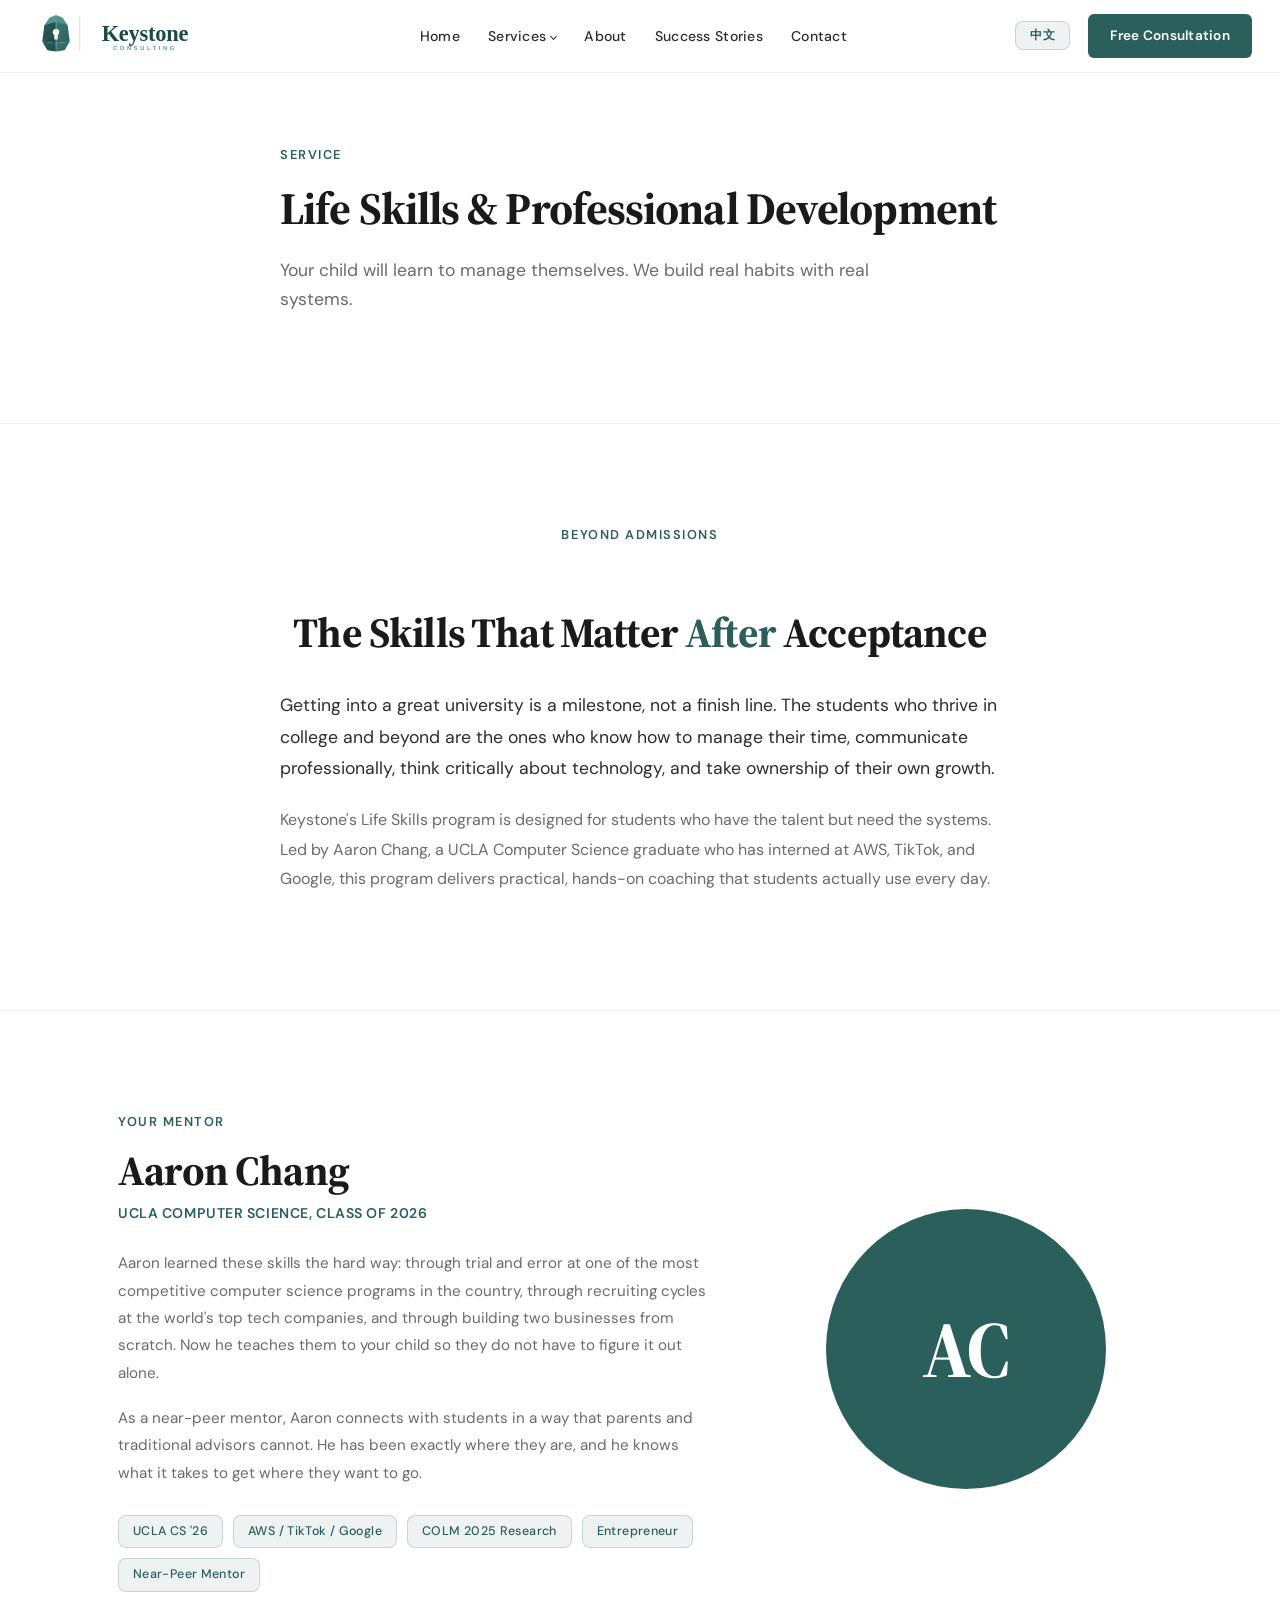
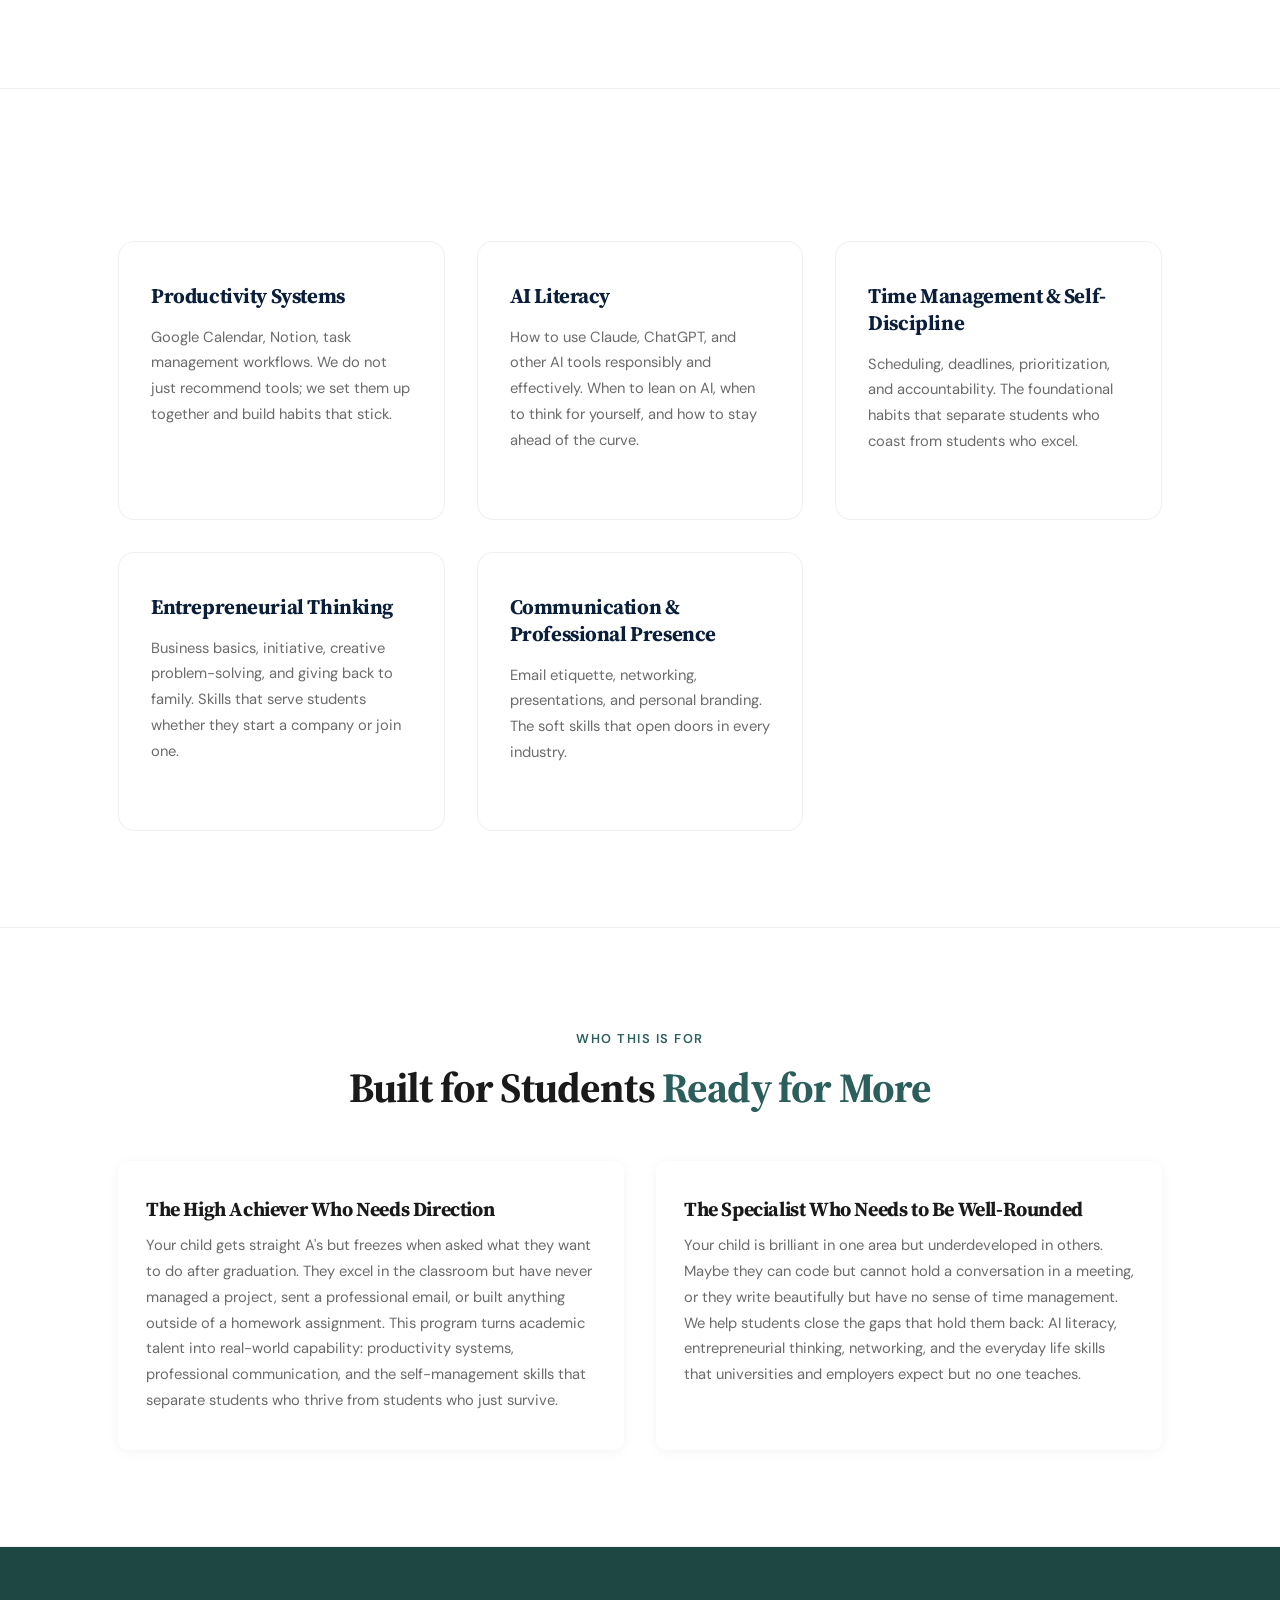
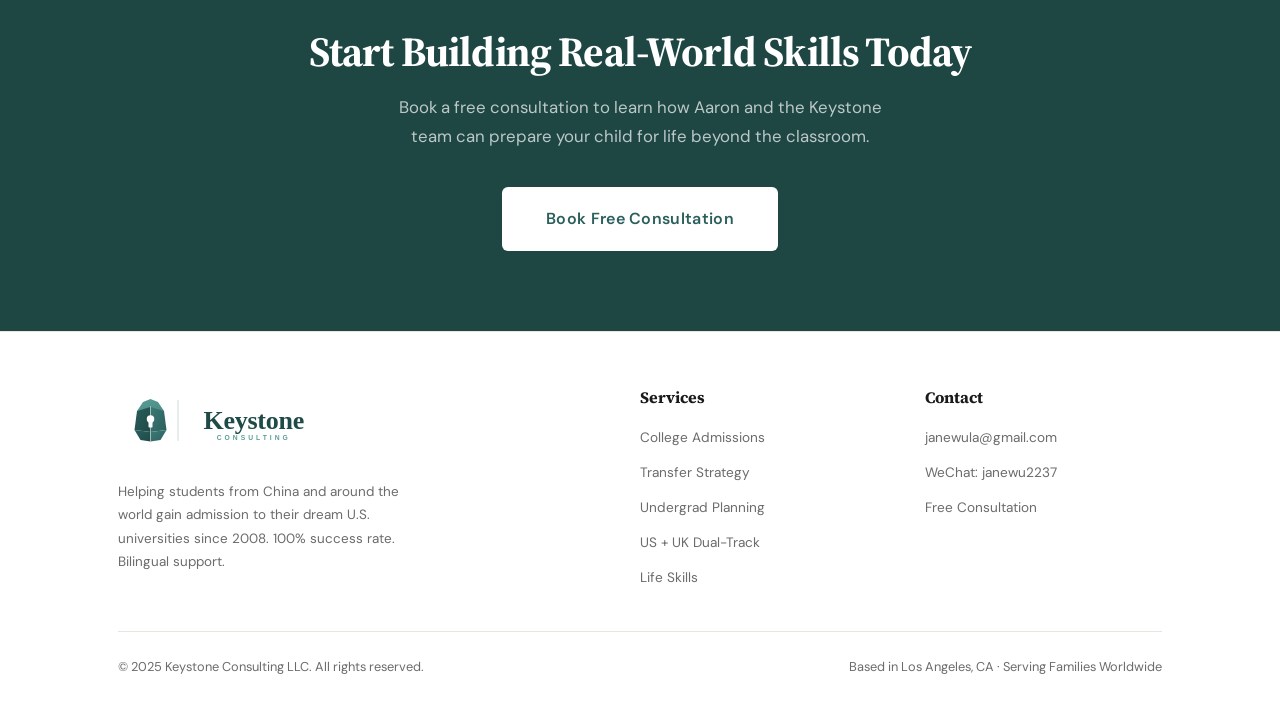
<file: pages/life-skills.html>
<!DOCTYPE html>
<html lang="en">
<head>
  <meta charset="UTF-8" />
  <meta name="viewport" content="width=device-width, initial-scale=1.0" />
  <title>Life Skills & Professional Development — Keystone Consulting LLC</title>
  <meta name="description" content="Life skills coaching for university students: productivity systems, AI literacy, time management, entrepreneurial thinking, and communication. Led by UCLA CS grad Aaron Chang." />
  <link rel="preconnect" href="https://fonts.googleapis.com">
  <link rel="preconnect" href="https://fonts.gstatic.com" crossorigin>
  <link href="https://fonts.googleapis.com/css2?family=DM+Sans:ital,opsz,wght@0,9..40,400;0,9..40,500;0,9..40,600;0,9..40,700;1,9..40,400&family=Source+Serif+4:ital,opsz,wght@0,8..60,400;0,8..60,600;0,8..60,700;1,8..60,400;1,8..60,700&display=swap" rel="stylesheet">
  <link rel="stylesheet" href="../css/styles.css" />
</head>
<body>

<div id="nav-root"></div>

<!-- ── COMPACT HERO ───────────────────────────────────────── -->
<section class="hero-compact">
  <div class="hero-bg"></div>
  <div class="container hero-compact-inner">
    <div class="reveal">
      <span class="label" data-i18n="lifeskills.hero_label">Service</span>
      <h1 data-i18n="lifeskills.hero_h1">Life Skills & Professional Development</h1>
      <p class="hero-sub" data-i18n="lifeskills.hero_sub">Your child will learn to manage themselves. We build real habits with real systems.</p>
    </div>
  </div>
</section>

<!-- ── INTRO ──────────────────────────────────────────────── -->
<section class="section section--white">
  <div class="container">
    <div class="service-detail-body">
      <div class="reveal text-center">
        <span class="label" data-i18n="lifeskills.intro_label">Beyond Admissions</span>
        <h2 data-i18n-html="lifeskills.intro_h2">The Skills That Matter <span class="gold">After</span> Acceptance</h2>
      </div>
      <div class="reveal" style="margin-top:32px;">
        <p data-i18n="lifeskills.intro_p1">Getting into a great university is a milestone, not a finish line. The students who thrive in college and beyond are the ones who know how to manage their time, communicate professionally, think critically about technology, and take ownership of their own growth.</p>
        <p data-i18n="lifeskills.intro_p2">Keystone's Life Skills program is designed for students who have the talent but need the systems. Led by Aaron Chang, a UCLA Computer Science graduate who has interned at AWS, TikTok, and Google, this program delivers practical, hands-on coaching that students actually use every day.</p>
      </div>
    </div>
  </div>
</section>

<!-- ── MENTOR FEATURE ─────────────────────────────────────── -->
<section class="section section--cream">
  <div class="container">
    <div class="mentor-inner">
      <div class="mentor-content reveal">
        <span class="label" data-i18n="lifeskills.mentor_label">Your Mentor</span>
        <h2 data-i18n="lifeskills.mentor_h2">Aaron Chang</h2>
        <div class="mentor-title" data-i18n="lifeskills.mentor_title">UCLA Computer Science, Class of 2026</div>
        <p data-i18n="lifeskills.mentor_p1">Aaron learned these skills the hard way: through trial and error at one of the most competitive computer science programs in the country, through recruiting cycles at the world's top tech companies, and through building two businesses from scratch. Now he teaches them to your child so they do not have to figure it out alone.</p>
        <p data-i18n="lifeskills.mentor_p2">As a near-peer mentor, Aaron connects with students in a way that parents and traditional advisors cannot. He has been exactly where they are, and he knows what it takes to get where they want to go.</p>
        <div class="founder-creds">
          <span class="cred-tag">UCLA CS '26</span>
          <span class="cred-tag">AWS / TikTok / Google</span>
          <span class="cred-tag">COLM 2025 Research</span>
          <span class="cred-tag">Entrepreneur</span>
          <span class="cred-tag">Near-Peer Mentor</span>
        </div>
      </div>
      <div class="reveal">
        <div class="mentor-portrait-placeholder">
          <span>AC</span>
        </div>
      </div>
    </div>
  </div>
</section>

<!-- ── SKILLS GRID ────────────────────────────────────────── -->
<section class="section section--white">
  <div class="container">
    <div class="service-hub-grid">

      <div class="service-hub-card card--bordered reveal">
        <h3 data-i18n="lifeskills.skill1_title">Productivity Systems</h3>
        <p data-i18n="lifeskills.skill1_body">Google Calendar, Notion, task management workflows. We do not just recommend tools; we set them up together and build habits that stick.</p>
      </div>

      <div class="service-hub-card card--bordered reveal">
        <h3 data-i18n="lifeskills.skill2_title">AI Literacy</h3>
        <p data-i18n="lifeskills.skill2_body">How to use Claude, ChatGPT, and other AI tools responsibly and effectively. When to lean on AI, when to think for yourself, and how to stay ahead of the curve.</p>
      </div>

      <div class="service-hub-card card--bordered reveal">
        <h3 data-i18n="lifeskills.skill3_title">Time Management & Self-Discipline</h3>
        <p data-i18n="lifeskills.skill3_body">Scheduling, deadlines, prioritization, and accountability. The foundational habits that separate students who coast from students who excel.</p>
      </div>

      <div class="service-hub-card card--bordered reveal">
        <h3 data-i18n="lifeskills.skill4_title">Entrepreneurial Thinking</h3>
        <p data-i18n="lifeskills.skill4_body">Business basics, initiative, creative problem-solving, and giving back to family. Skills that serve students whether they start a company or join one.</p>
      </div>

      <div class="service-hub-card card--bordered reveal">
        <h3 data-i18n="lifeskills.skill5_title">Communication & Professional Presence</h3>
        <p data-i18n="lifeskills.skill5_body">Email etiquette, networking, presentations, and personal branding. The soft skills that open doors in every industry.</p>
      </div>

    </div>
  </div>
</section>

<!-- ── AUDIENCE ───────────────────────────────────────────── -->
<section class="section section--cream">
  <div class="container">
    <div class="reveal text-center">
      <span class="label" data-i18n="lifeskills.audience_label">Who This Is For</span>
      <h2 data-i18n-html="lifeskills.audience_h2">Built for Students <span class="gold">Ready for More</span></h2>
    </div>
    <div class="audience-split">
      <div class="audience-card reveal">
        <h3 data-i18n="lifeskills.audience1_title">The High Achiever Who Needs Direction</h3>
        <p data-i18n="lifeskills.audience1_body">Your child gets straight A's but freezes when asked what they want to do after graduation. They excel in the classroom but have never managed a project, sent a professional email, or built anything outside of a homework assignment. This program turns academic talent into real-world capability: productivity systems, professional communication, and the self-management skills that separate students who thrive from students who just survive.</p>
      </div>
      <div class="audience-card reveal">
        <h3 data-i18n="lifeskills.audience2_title">The Specialist Who Needs to Be Well-Rounded</h3>
        <p data-i18n="lifeskills.audience2_body">Your child is brilliant in one area but underdeveloped in others. Maybe they can code but cannot hold a conversation in a meeting, or they write beautifully but have no sense of time management. We help students close the gaps that hold them back: AI literacy, entrepreneurial thinking, networking, and the everyday life skills that universities and employers expect but no one teaches.</p>
      </div>
    </div>
  </div>
</section>

<!-- ── CTA ────────────────────────────────────────────────── -->
<section class="cta-banner">
  <div class="container">
    <div class="reveal">
      <h2 data-i18n="lifeskills.cta_h2">Start Building Real-World Skills Today</h2>
      <p data-i18n="lifeskills.cta_p">Book a free consultation to learn how Aaron and the Keystone team can prepare your child for life beyond the classroom.</p>
      <div class="cta-actions">
        <a href="./contact.html" class="btn btn-white btn-lg" data-i18n="lifeskills.cta_btn">Book Free Consultation</a>
      </div>
    </div>
  </div>
</section>

<div id="footer-root"></div>

<script src="../js/translations.js"></script>
<script src="../js/main.js"></script>
</body>
</html>
</file>
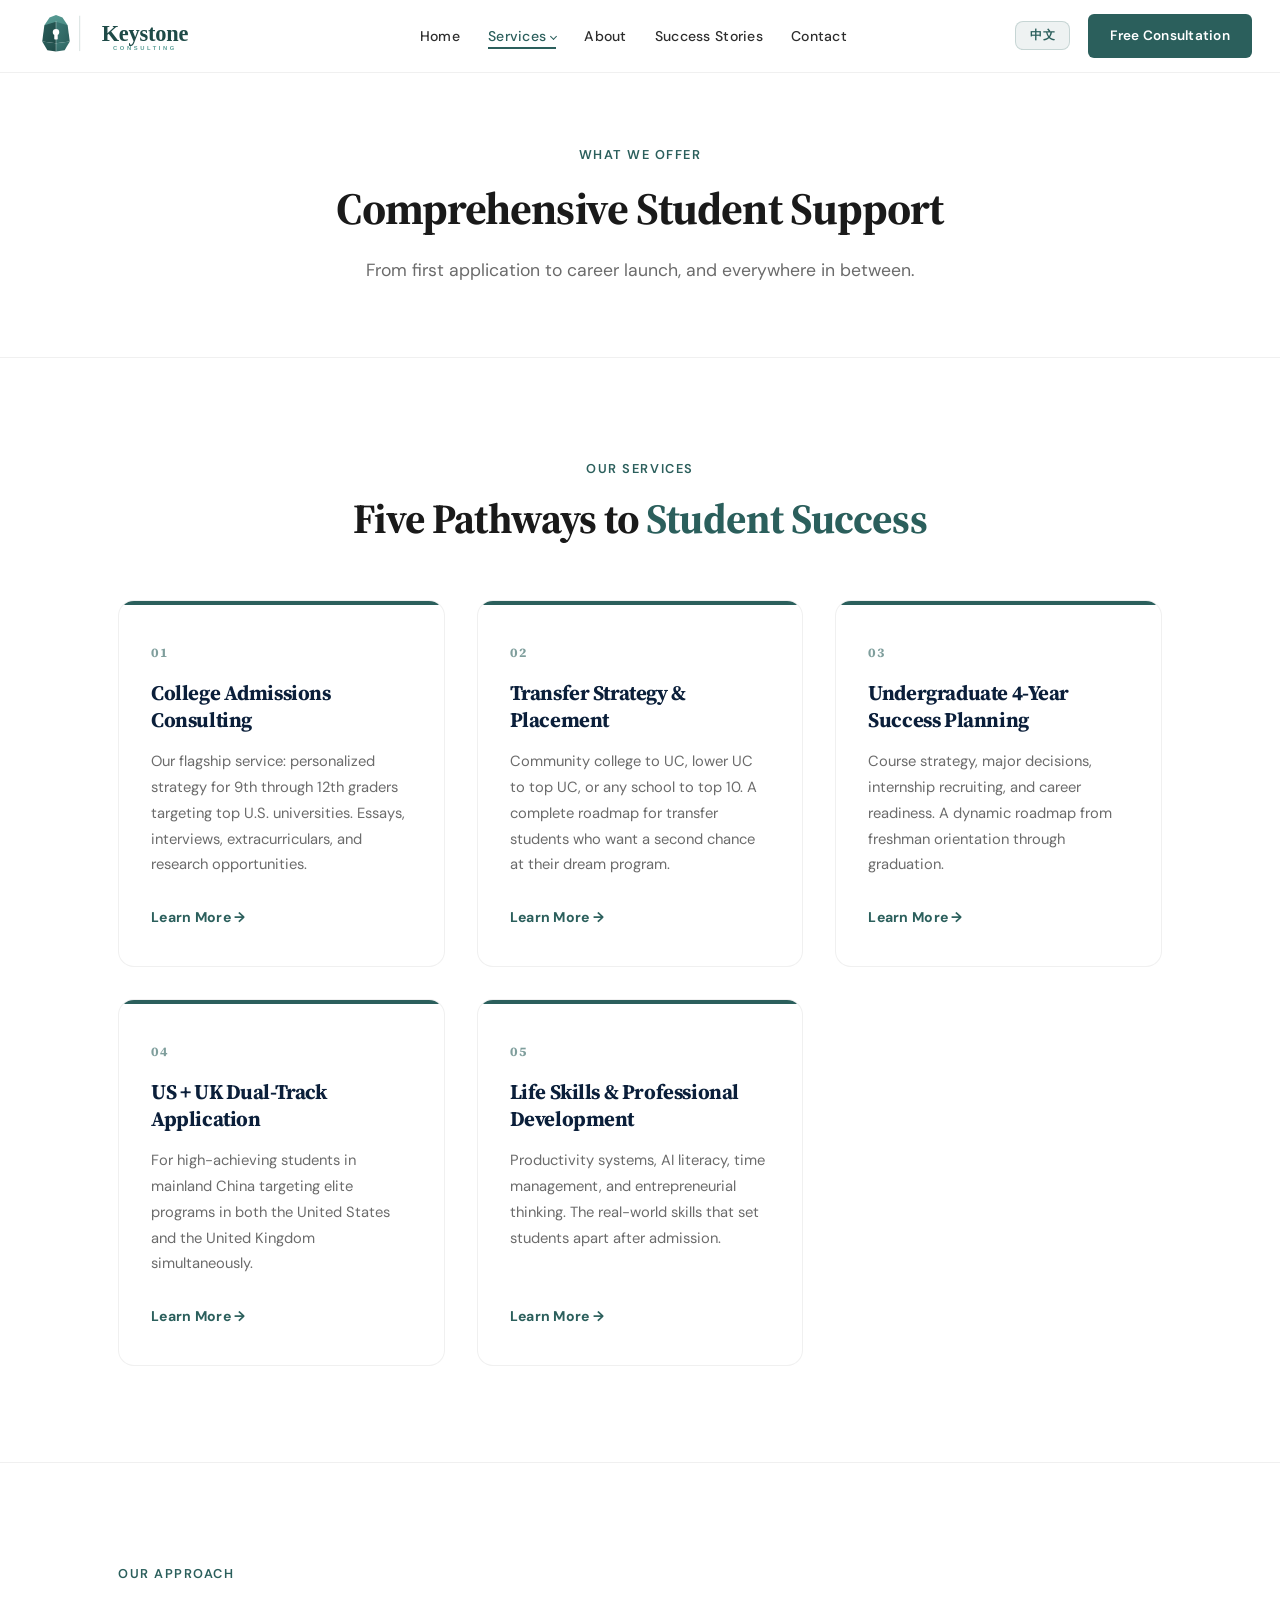
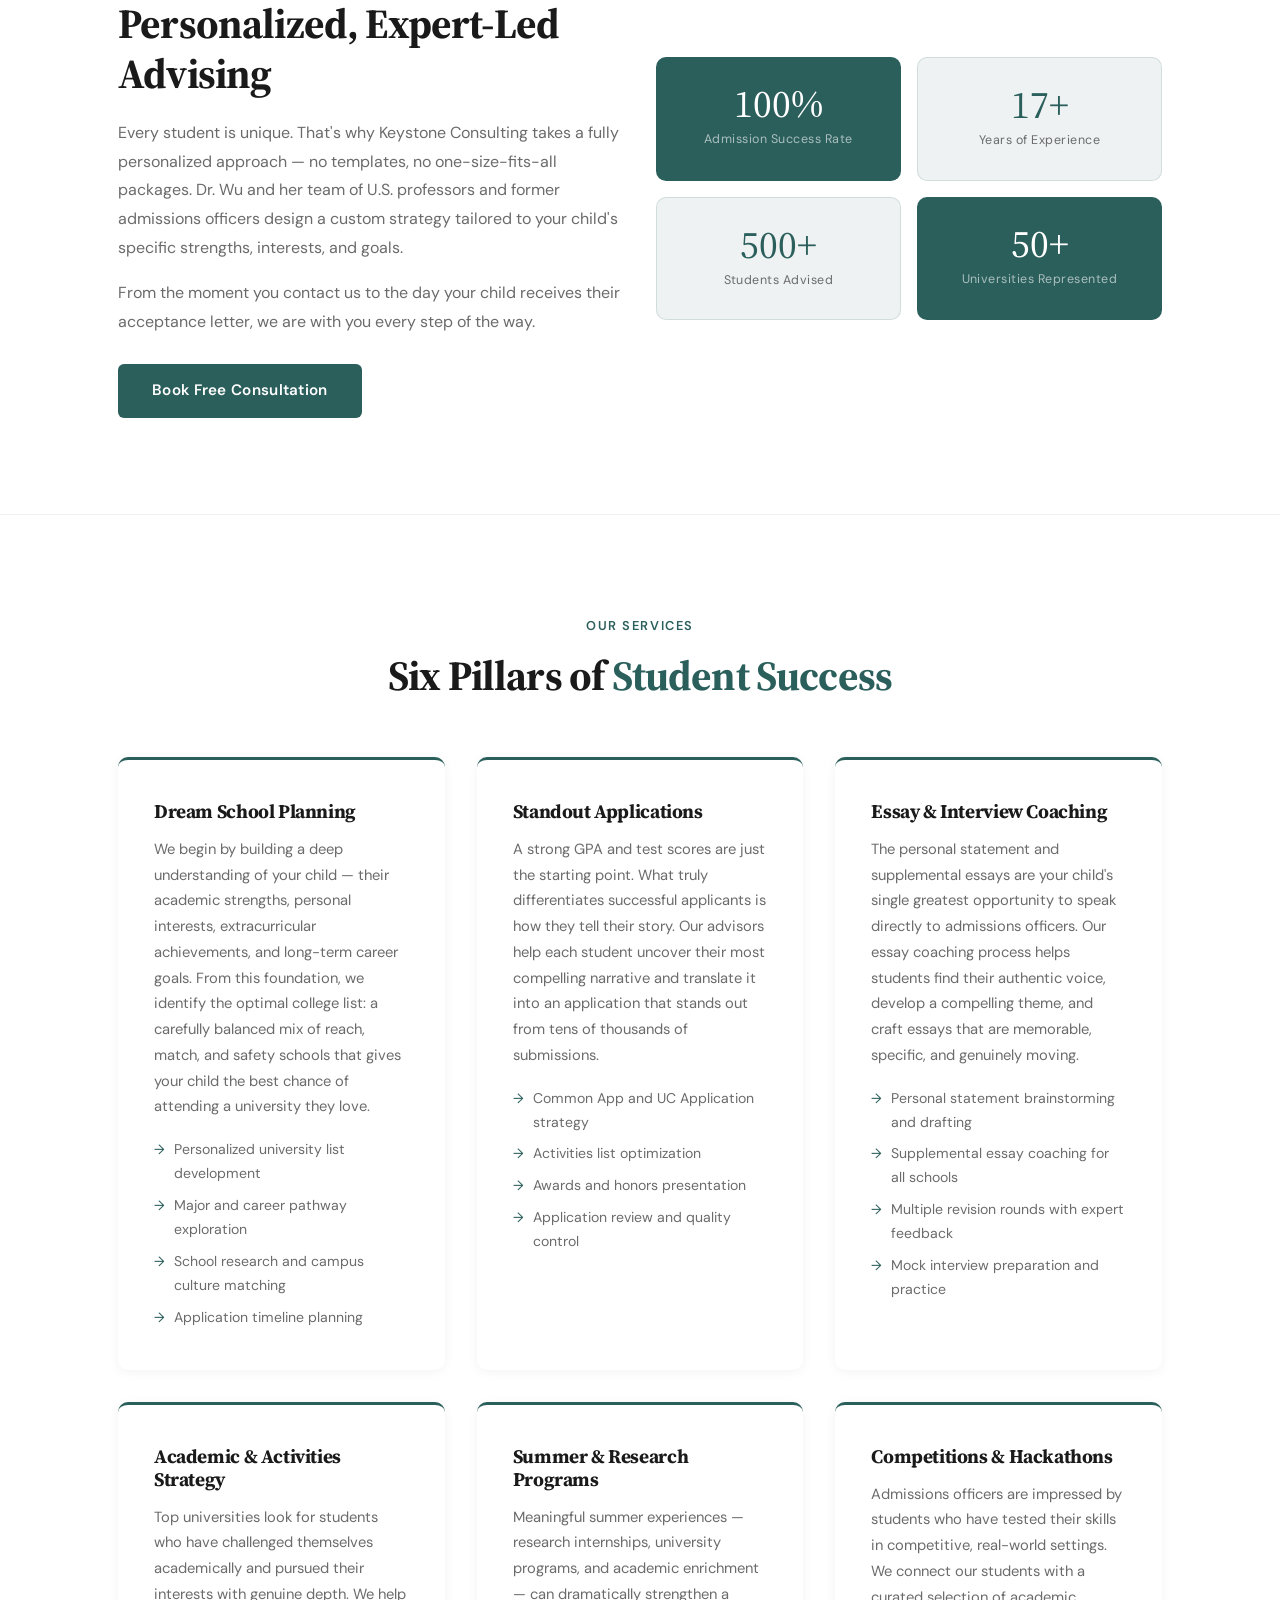
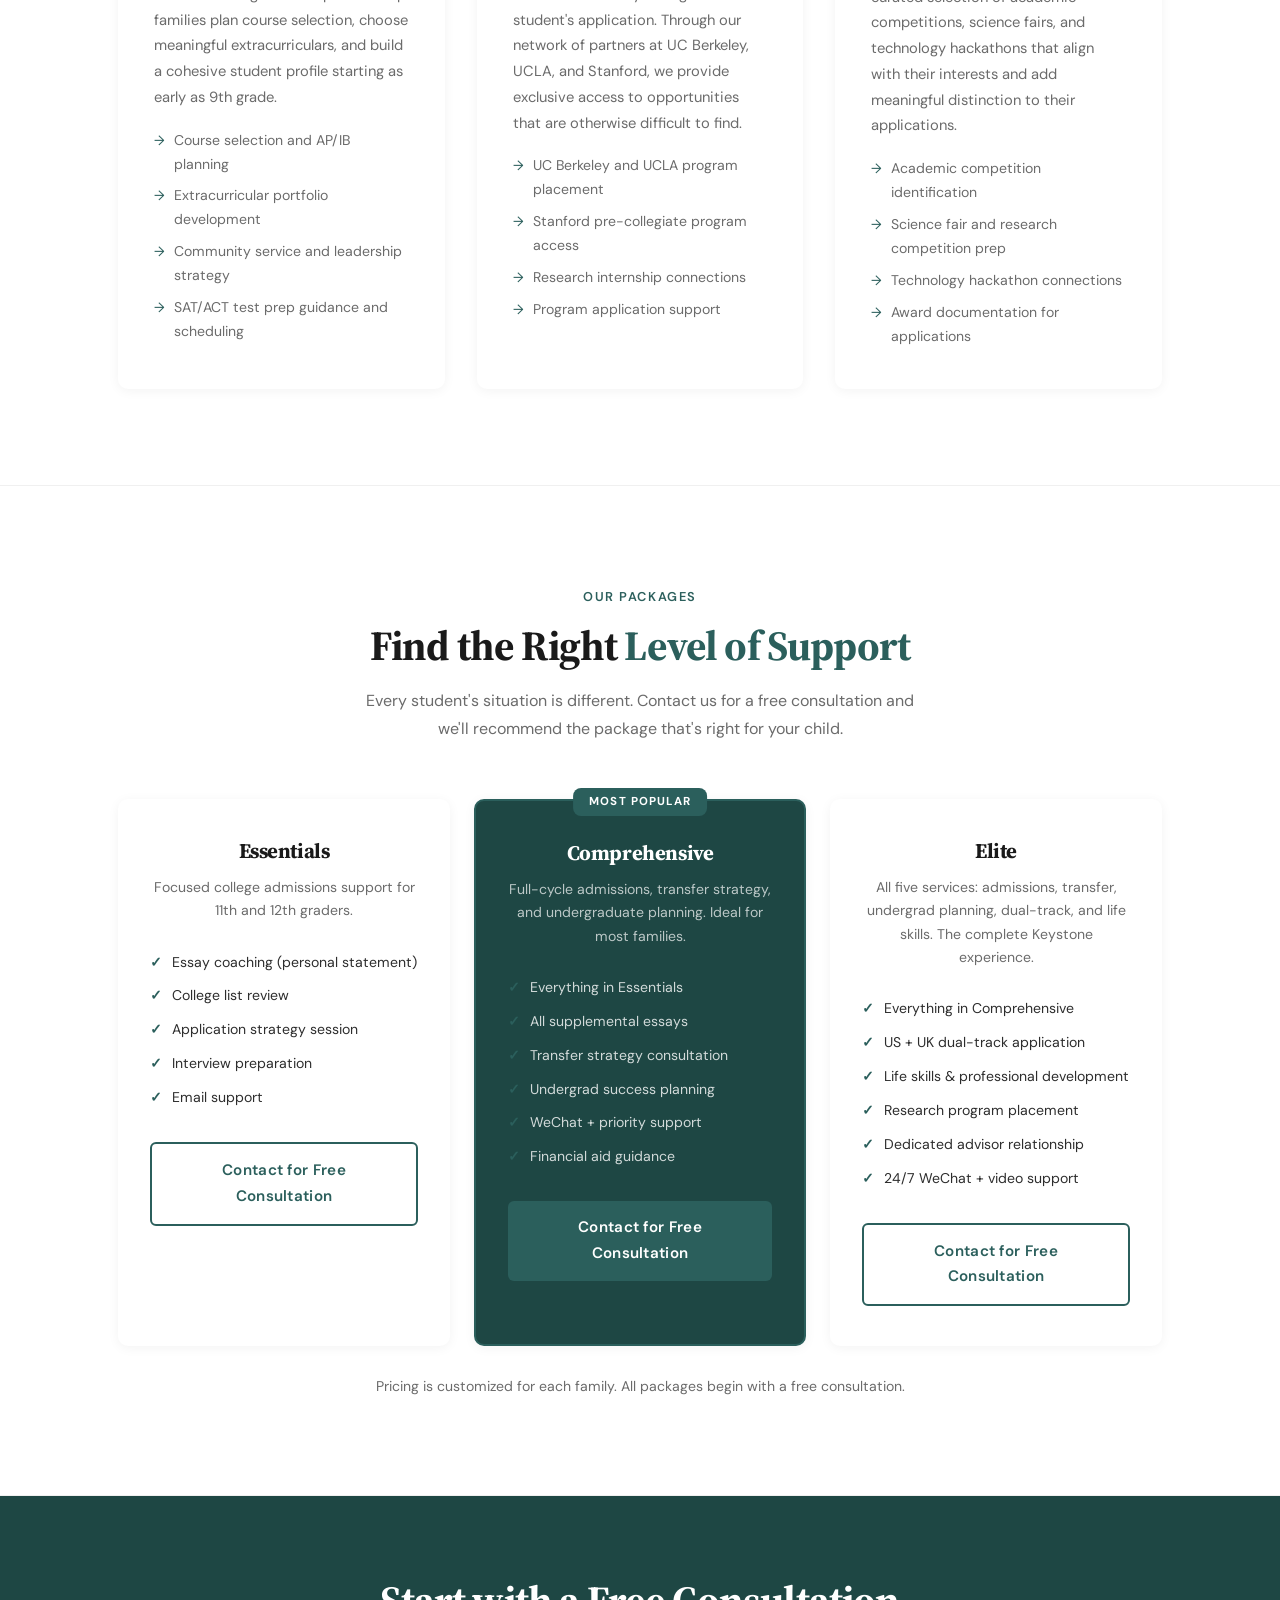
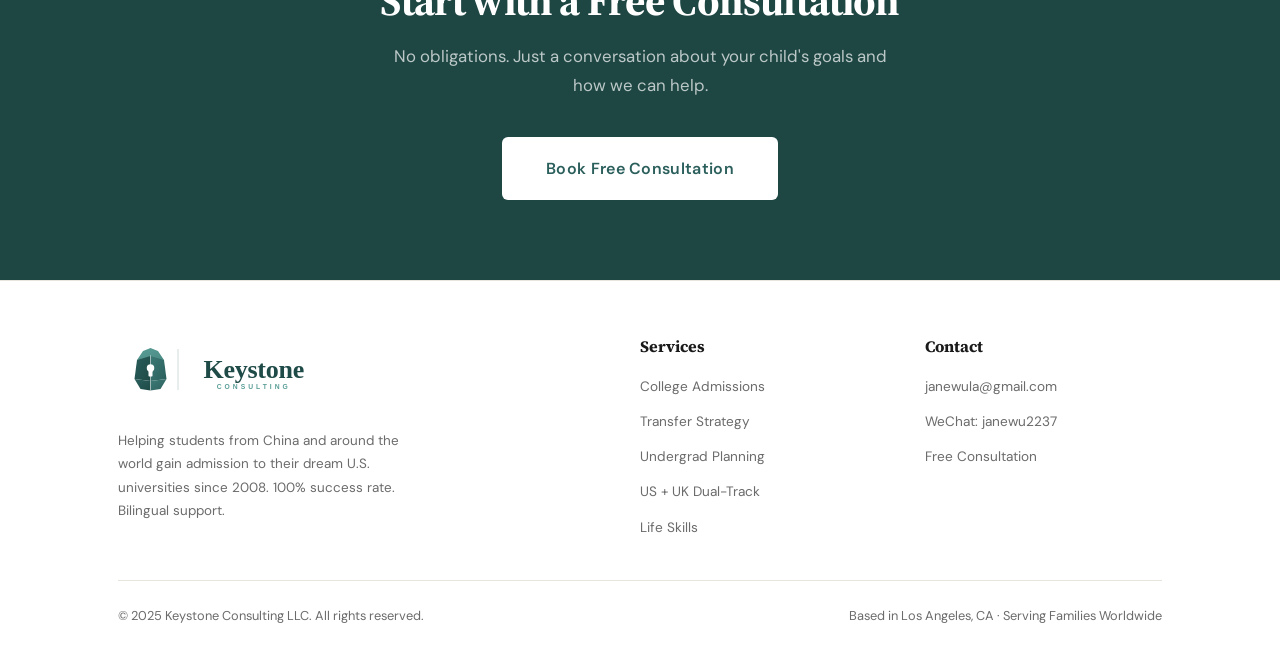
<file: pages/services.html>
<!DOCTYPE html>
<html lang="en">
<head>
  <meta charset="UTF-8" />
  <meta name="viewport" content="width=device-width, initial-scale=1.0" />
  <title>Services — Keystone Consulting LLC</title>
  <meta name="description" content="Comprehensive U.S. university admissions services: school planning, essay coaching, interview prep, summer programs, and more. Personalized for each student." />
  <link rel="preconnect" href="https://fonts.googleapis.com">
  <link rel="preconnect" href="https://fonts.gstatic.com" crossorigin>
  <link href="https://fonts.googleapis.com/css2?family=DM+Sans:ital,opsz,wght@0,9..40,400;0,9..40,500;0,9..40,600;0,9..40,700;1,9..40,400&family=Source+Serif+4:ital,opsz,wght@0,8..60,400;0,8..60,600;0,8..60,700;1,8..60,400;1,8..60,700&display=swap" rel="stylesheet">
  <link rel="stylesheet" href="../css/styles.css" />
</head>
<body>

<div id="nav-root"></div>

<!-- ── COMPACT HERO ───────────────────────────────────────── -->
<section class="hero-compact hero-compact--center">
  <div class="hero-bg"></div>
  <div class="container hero-compact-inner">
    <div class="reveal">
      <span class="label" data-i18n="services.hero_label">What We Offer</span>
      <h1 data-i18n="services.hero_h1">Comprehensive Admissions Support</h1>
      <p class="hero-sub" data-i18n="services.hero_sub">From early planning to final decision day — we guide your child every step of the way.</p>
    </div>
  </div>
</section>

<!-- ── SERVICE HUB ─────────────────────────────────────────── -->
<section class="section section--white" id="all-services">
  <div class="container">
    <div class="reveal text-center">
      <span class="label" data-i18n="services.hub_label">Our Services</span>
      <h2 data-i18n-html="services.hub_h2">Five Pathways to <span class="gold">Student Success</span></h2>
    </div>
    <div class="service-hub-grid">

      <div class="service-hub-card reveal">
        <div class="hub-accent"></div>
        <div class="hub-num">01</div>
        <h3 data-i18n="services.hub1_title">College Admissions Consulting</h3>
        <p data-i18n="services.hub1_body">Our flagship service: personalized strategy for 9th through 12th graders targeting top U.S. universities. Essays, interviews, extracurriculars, and research opportunities.</p>
        <a href="#admissions" class="hub-link" data-i18n="services.hub1_link">Learn More &rarr;</a>
      </div>

      <div class="service-hub-card reveal">
        <div class="hub-accent"></div>
        <div class="hub-num">02</div>
        <h3 data-i18n="services.hub2_title">Transfer Strategy & Placement</h3>
        <p data-i18n="services.hub2_body">Community college to UC, lower UC to top UC, or any school to top 10. A complete roadmap for transfer students who want a second chance at their dream program.</p>
        <a href="./transfer.html" class="hub-link" data-i18n="services.hub2_link">Learn More &rarr;</a>
      </div>

      <div class="service-hub-card reveal">
        <div class="hub-accent"></div>
        <div class="hub-num">03</div>
        <h3 data-i18n="services.hub3_title">Undergraduate 4-Year Success Planning</h3>
        <p data-i18n="services.hub3_body">Course strategy, major decisions, internship recruiting, and career readiness. A dynamic roadmap from freshman orientation through graduation.</p>
        <a href="./undergrad-planning.html" class="hub-link" data-i18n="services.hub3_link">Learn More &rarr;</a>
      </div>

      <div class="service-hub-card reveal">
        <div class="hub-accent"></div>
        <div class="hub-num">04</div>
        <h3 data-i18n="services.hub4_title">US + UK Dual-Track Application</h3>
        <p data-i18n="services.hub4_body">For high-achieving students in mainland China targeting elite programs in both the United States and the United Kingdom simultaneously.</p>
        <a href="./dual-track.html" class="hub-link" data-i18n="services.hub4_link">Learn More &rarr;</a>
      </div>

      <div class="service-hub-card reveal">
        <div class="hub-accent"></div>
        <div class="hub-num">05</div>
        <h3 data-i18n="services.hub5_title">Life Skills & Professional Development</h3>
        <p data-i18n="services.hub5_body">Productivity systems, AI literacy, time management, and entrepreneurial thinking. The real-world skills that set students apart after admission.</p>
        <a href="./life-skills.html" class="hub-link" data-i18n="services.hub5_link">Learn More &rarr;</a>
      </div>

    </div>
  </div>
</section>

<!-- ── INTRODUCTION ────────────────────────────────────────── -->
<section class="section section--cream">
  <div class="container">
    <div class="grid-2" style="align-items:center;">
      <div class="reveal">
        <span class="label" data-i18n="services.intro_label">Our Approach</span>
        <h2 data-i18n="services.intro_h2">Personalized, Expert-Led Advising</h2>
        <p style="margin-top:20px; color:var(--muted); line-height:1.8;" data-i18n="services.intro_p1">Every student is unique. That's why Keystone Consulting takes a fully personalized approach — no templates, no one-size-fits-all packages. Dr. Wu and her team of U.S. professors and former admissions officers design a custom strategy tailored to your child's specific strengths, interests, and goals.</p>
        <p style="margin-top:16px; color:var(--muted); line-height:1.8;" data-i18n="services.intro_p2">From the moment you contact us to the day your child receives their acceptance letter, we are with you every step of the way.</p>
        <div style="margin-top:28px;">
          <a href="./contact.html" class="btn btn-primary" data-i18n="services.cta_btn">Book Free Consultation</a>
        </div>
      </div>
      <div class="reveal">
        <div style="display:grid; grid-template-columns:1fr 1fr; gap:16px;">
          <div style="background:var(--teal); border-radius:var(--r-md); padding:28px 20px; text-align:center;">
            <div style="font-family:var(--serif); font-size:2.4rem; color:var(--white); line-height:1;">100%</div>
            <div style="font-size:0.78rem; color:rgba(255,255,255,0.6); margin-top:6px; letter-spacing:0.04em;" data-i18n="home.stat1_label">Admission Success Rate</div>
          </div>
          <div style="background:var(--teal-glass); border:1px solid rgba(43,95,92,0.15); border-radius:var(--r-md); padding:28px 20px; text-align:center;">
            <div style="font-family:var(--serif); font-size:2.4rem; color:var(--teal); line-height:1;">17+</div>
            <div style="font-size:0.78rem; color:var(--muted); margin-top:6px; letter-spacing:0.04em;" data-i18n="home.stat2_label">Years of Experience</div>
          </div>
          <div style="background:var(--teal-glass); border:1px solid rgba(43,95,92,0.15); border-radius:var(--r-md); padding:28px 20px; text-align:center;">
            <div style="font-family:var(--serif); font-size:2.4rem; color:var(--teal); line-height:1;">500+</div>
            <div style="font-size:0.78rem; color:var(--muted); margin-top:6px; letter-spacing:0.04em;" data-i18n="home.stat3_label">Students Advised</div>
          </div>
          <div style="background:var(--teal); border-radius:var(--r-md); padding:28px 20px; text-align:center;">
            <div style="font-family:var(--serif); font-size:2.4rem; color:var(--white); line-height:1;">50+</div>
            <div style="font-size:0.78rem; color:rgba(255,255,255,0.6); margin-top:6px; letter-spacing:0.04em;" data-i18n="about.cred4_label">Universities Represented</div>
          </div>
        </div>
      </div>
    </div>
  </div>
</section>

<!-- ── COLLEGE ADMISSIONS DETAIL ───────────────────────────── -->
<section class="section section--white" id="admissions">
  <div class="container">
    <div class="reveal text-center">
      <span class="label" data-i18n="services.svc_label">College Admissions</span>
      <h2 data-i18n-html="services.svc_h2">Six Pillars of <span class="gold">Student Success</span></h2>
    </div>
    <div class="services-detail-grid">

      <div class="service-detail-card reveal" id="planning">
        <div class="service-num">01</div>
        <h3 data-i18n="services.svc1_title">Dream School Planning</h3>
        <p data-i18n="services.svc1_body">We begin by building a deep understanding of your child — their academic strengths, personal interests, extracurricular achievements, and long-term career goals. From this foundation, we identify the optimal college list: a carefully balanced mix of reach, match, and safety schools.</p>
        <ul>
          <li data-i18n="services.svc1_l1">Personalized university list development</li>
          <li data-i18n="services.svc1_l2">Major and career pathway exploration</li>
          <li data-i18n="services.svc1_l3">School research and campus culture matching</li>
          <li data-i18n="services.svc1_l4">Application timeline planning</li>
        </ul>
      </div>

      <div class="service-detail-card reveal" id="application">
        <div class="service-num">02</div>
        <h3 data-i18n="services.svc2_title">Standout Applications</h3>
        <p data-i18n="services.svc2_body">A strong GPA and test scores are just the starting point. What truly differentiates successful applicants is how they tell their story. Our advisors help each student uncover their most compelling narrative and translate it into an application that stands out.</p>
        <ul>
          <li data-i18n="services.svc2_l1">Common App and UC Application strategy</li>
          <li data-i18n="services.svc2_l2">Activities list optimization</li>
          <li data-i18n="services.svc2_l3">Awards and honors presentation</li>
          <li data-i18n="services.svc2_l4">Application review and quality control</li>
        </ul>
      </div>

      <div class="service-detail-card reveal" id="essays">
        <div class="service-num">03</div>
        <h3 data-i18n="services.svc3_title">Essay & Interview Coaching</h3>
        <p data-i18n="services.svc3_body">The personal statement and supplemental essays are your child's single greatest opportunity to speak directly to admissions officers. Our essay coaching process helps students find their authentic voice, develop a compelling theme, and craft essays that are memorable and genuine.</p>
        <ul>
          <li data-i18n="services.svc3_l1">Personal statement brainstorming and drafting</li>
          <li data-i18n="services.svc3_l2">Supplemental essay coaching for all schools</li>
          <li data-i18n="services.svc3_l3">Multiple revision rounds with expert feedback</li>
          <li data-i18n="services.svc3_l4">Mock interview preparation and practice</li>
        </ul>
      </div>

      <div class="service-detail-card reveal" id="strategy">
        <div class="service-num">04</div>
        <h3 data-i18n="services.svc4_title">Academic & Activities Strategy</h3>
        <p data-i18n="services.svc4_body">Top universities look for students who have challenged themselves academically and pursued their interests with genuine depth. We help families plan course selection, choose meaningful extracurriculars, and build a cohesive student profile starting as early as 9th grade.</p>
        <ul>
          <li data-i18n="services.svc4_l1">Course selection and AP/IB planning</li>
          <li data-i18n="services.svc4_l2">Extracurricular portfolio development</li>
          <li data-i18n="services.svc4_l3">Community service and leadership strategy</li>
          <li data-i18n="services.svc4_l4">SAT/ACT test prep guidance and scheduling</li>
        </ul>
      </div>

      <div class="service-detail-card reveal" id="summer">
        <div class="service-num">05</div>
        <h3 data-i18n="services.svc5_title">Summer & Research Programs</h3>
        <p data-i18n="services.svc5_body">Meaningful summer experiences — research internships, university programs, and academic enrichment — can dramatically strengthen a student's application. Through our network of partners at UC Berkeley, UCLA, and Stanford, we provide exclusive access to opportunities that are otherwise difficult to find.</p>
        <ul>
          <li data-i18n="services.svc5_l1">UC Berkeley and UCLA program placement</li>
          <li data-i18n="services.svc5_l2">Stanford pre-collegiate program access</li>
          <li data-i18n="services.svc5_l3">Research internship connections</li>
          <li data-i18n="services.svc5_l4">Program application support</li>
        </ul>
      </div>

      <div class="service-detail-card reveal" id="competitions">
        <div class="service-num">06</div>
        <h3 data-i18n="services.svc6_title">Competitions & Hackathons</h3>
        <p data-i18n="services.svc6_body">Admissions officers are impressed by students who have tested their skills in competitive, real-world settings. We connect our students with a curated selection of academic competitions, science fairs, and technology hackathons that align with their interests and add meaningful distinction.</p>
        <ul>
          <li data-i18n="services.svc6_l1">Academic competition identification</li>
          <li data-i18n="services.svc6_l2">Science fair and research competition prep</li>
          <li data-i18n="services.svc6_l3">Technology hackathon connections</li>
          <li data-i18n="services.svc6_l4">Award documentation for applications</li>
        </ul>
      </div>

    </div>
  </div>
</section>

<!-- ── PACKAGES ────────────────────────────────────────────── -->
<section class="section section--white">
  <div class="container">
    <div class="reveal text-center">
      <span class="label" data-i18n="services.pkg_label">Our Packages</span>
      <h2 data-i18n-html="services.pkg_h2">Find the Right <span class="gold">Level of Support</span></h2>
      <p style="max-width:560px; margin:16px auto 0; color:var(--muted);" data-i18n="services.pkg_sub">Every student's situation is different. Contact us for a free consultation and we'll recommend the package that's right for your child.</p>
    </div>
    <div class="packages-grid">

      <div class="package-card reveal">
        <h3 data-i18n="services.pkg1_name">Essentials</h3>
        <p class="package-desc" data-i18n="services.pkg1_desc">Focused support for students in 11th–12th grade who need targeted help with key application components.</p>
        <ul class="package-features">
          <li data-i18n="services.pkg1_f1">Essay coaching (personal statement)</li>
          <li data-i18n="services.pkg1_f2">College list review</li>
          <li data-i18n="services.pkg1_f3">Application strategy session</li>
          <li data-i18n="services.pkg1_f4">Interview preparation</li>
          <li data-i18n="services.pkg1_f5">Email support</li>
        </ul>
        <a href="./contact.html" class="btn btn-outline" style="width:100%;" data-i18n="services.pkg_cta">Contact for Free Consultation</a>
      </div>

      <div class="package-card featured reveal">
        <div class="package-badge" data-i18n="services.pkg2_badge">Most Popular</div>
        <h3 data-i18n="services.pkg2_name">Comprehensive</h3>
        <p class="package-desc" data-i18n="services.pkg2_desc">Full-cycle support from junior year through decision day. Ideal for most families.</p>
        <ul class="package-features">
          <li data-i18n="services.pkg2_f1">Everything in Essentials</li>
          <li data-i18n="services.pkg2_f2">All supplemental essays</li>
          <li data-i18n="services.pkg2_f3">Activities list strategy</li>
          <li data-i18n="services.pkg2_f4">Summer program access</li>
          <li data-i18n="services.pkg2_f5">WeChat + priority support</li>
          <li data-i18n="services.pkg2_f6">Financial aid guidance</li>
        </ul>
        <a href="./contact.html" class="btn btn-primary" style="width:100%;" data-i18n="services.pkg_cta">Contact for Free Consultation</a>
      </div>

      <div class="package-card reveal">
        <h3 data-i18n="services.pkg3_name">Elite</h3>
        <p class="package-desc" data-i18n="services.pkg3_desc">Multi-year, fully comprehensive support starting in 9th or 10th grade for maximum results.</p>
        <ul class="package-features">
          <li data-i18n="services.pkg3_f1">Everything in Comprehensive</li>
          <li data-i18n="services.pkg3_f2">Multi-year academic planning</li>
          <li data-i18n="services.pkg3_f3">Competition and hackathon access</li>
          <li data-i18n="services.pkg3_f4">Research program placement</li>
          <li data-i18n="services.pkg3_f5">Dedicated advisor relationship</li>
          <li data-i18n="services.pkg3_f6">24/7 WeChat + video support</li>
        </ul>
        <a href="./contact.html" class="btn btn-outline" style="width:100%;" data-i18n="services.pkg_cta">Contact for Free Consultation</a>
      </div>

    </div>
    <p style="text-align:center; margin-top:28px; color:var(--muted); font-size:0.88rem;">Pricing is customized for each family. All packages begin with a free consultation.</p>
  </div>
</section>

<!-- ── CTA ────────────────────────────────────────────────── -->
<section class="cta-banner">
  <div class="container">
    <div class="reveal">
      <h2 data-i18n="services.cta_h2">Start with a Free Consultation</h2>
      <p data-i18n="services.cta_p">No obligations. Just a conversation about your child's goals and how we can help.</p>
      <div class="cta-actions">
        <a href="./contact.html" class="btn btn-white btn-lg" data-i18n="services.cta_btn">Book Free Consultation</a>
      </div>
    </div>
  </div>
</section>

<div id="footer-root"></div>

<script src="../js/translations.js"></script>
<script src="../js/main.js"></script>
</body>
</html>
</file>
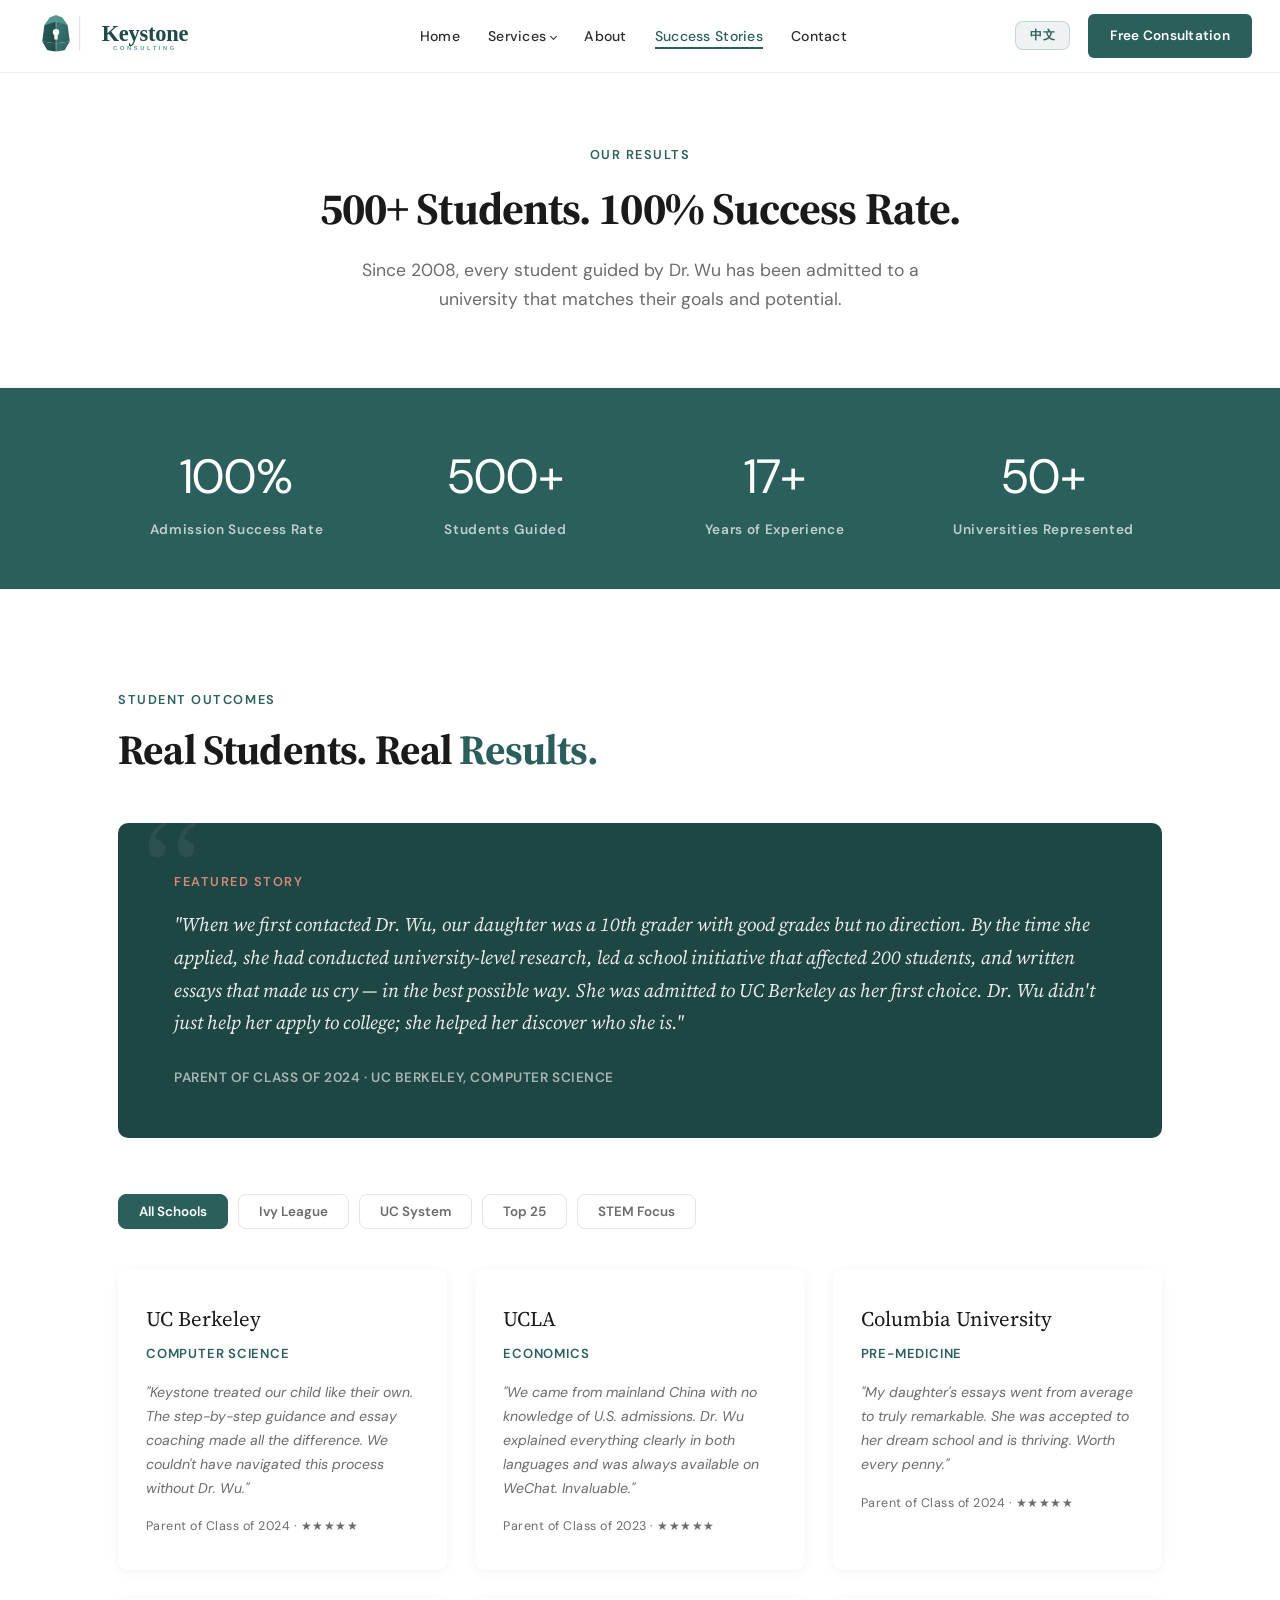
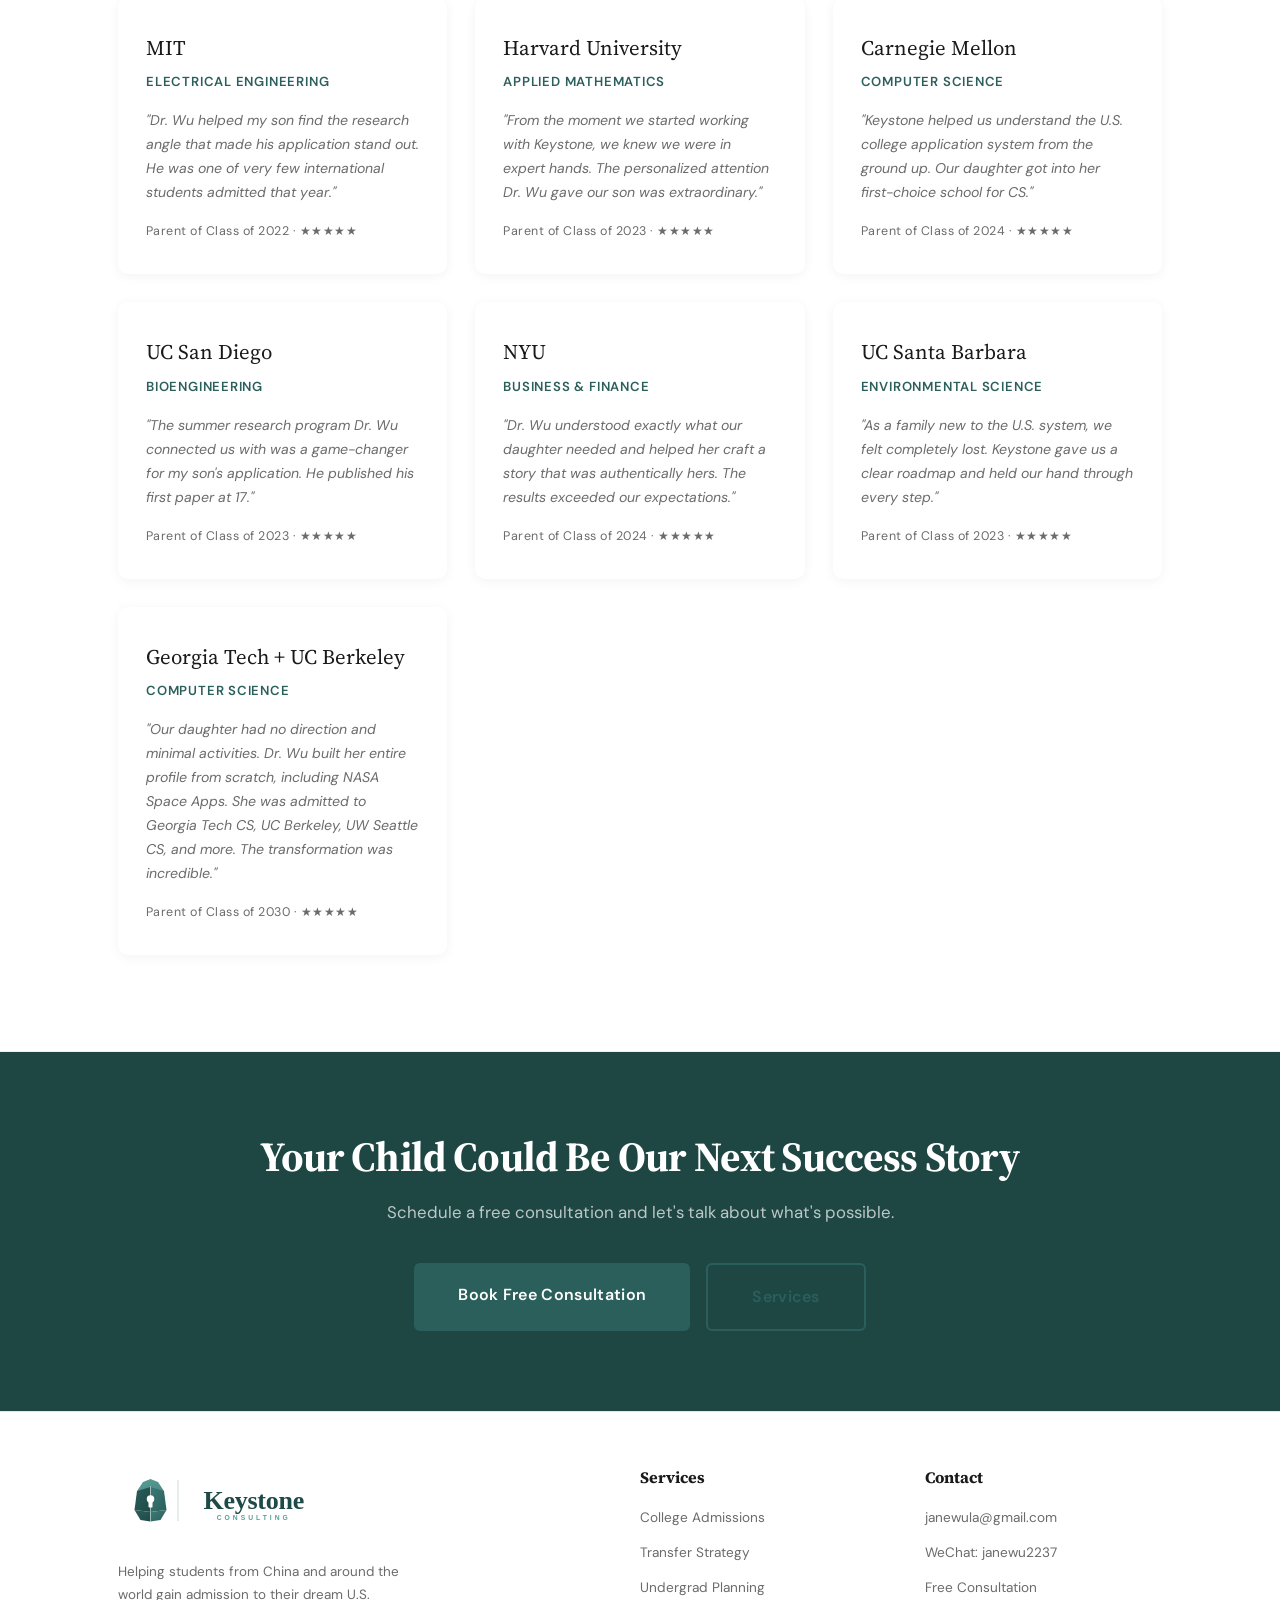
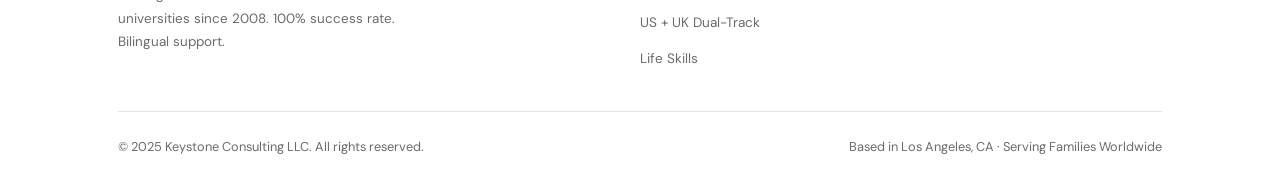
<file: pages/success-stories.html>
<!DOCTYPE html>
<html lang="en">
<head>
  <meta charset="UTF-8" />
  <meta name="viewport" content="width=device-width, initial-scale=1.0" />
  <title>Success Stories — Keystone Consulting LLC</title>
  <meta name="description" content="500+ students advised, 100% admission success rate since 2008. Read real stories from families whose children gained admission to Stanford, Harvard, MIT, UC Berkeley, UCLA, and more." />
  <link rel="preconnect" href="https://fonts.googleapis.com">
  <link rel="preconnect" href="https://fonts.gstatic.com" crossorigin>
  <link href="https://fonts.googleapis.com/css2?family=DM+Sans:ital,opsz,wght@0,9..40,400;0,9..40,500;0,9..40,600;0,9..40,700;1,9..40,400&family=Source+Serif+4:ital,opsz,wght@0,8..60,400;0,8..60,600;0,8..60,700;1,8..60,400;1,8..60,700&display=swap" rel="stylesheet">
  <link rel="stylesheet" href="../css/styles.css" />
</head>
<body>

<div id="nav-root"></div>

<!-- ── COMPACT HERO ───────────────────────────────────────── -->
<section class="hero-compact hero-compact--center">
  <div class="hero-bg"></div>
  <div class="container hero-compact-inner">
    <div class="reveal">
      <span class="label" data-i18n="success.hero_label">Our Results</span>
      <h1 data-i18n="success.hero_h1">500+ Students. 100% Success Rate.</h1>
      <p class="hero-sub" data-i18n="success.hero_sub">Since 2008, every student guided by Dr. Wu has been admitted to a university that matches their goals and potential.</p>
    </div>
  </div>
</section>

<!-- ── STATS BANNER ────────────────────────────────────────── -->
<div class="stats-banner">
  <div class="container">
    <div class="stats-grid">
      <div class="reveal">
        <div class="stat-num" data-i18n="success.stat1_num">100%</div>
        <div class="stat-label" data-i18n="success.stat1_label">Admission Success Rate</div>
      </div>
      <div class="reveal">
        <div class="stat-num" data-i18n="success.stat2_num">500+</div>
        <div class="stat-label" data-i18n="success.stat2_label">Students Guided</div>
      </div>
      <div class="reveal">
        <div class="stat-num" data-i18n="success.stat3_num">17+</div>
        <div class="stat-label" data-i18n="success.stat3_label">Years of Experience</div>
      </div>
      <div class="reveal">
        <div class="stat-num" data-i18n="success.stat4_num">50+</div>
        <div class="stat-label" data-i18n="success.stat4_label">Universities Represented</div>
      </div>
    </div>
  </div>
</div>

<!-- ── STORIES ─────────────────────────────────────────────── -->
<section class="section section--white">
  <div class="container">
    <div class="reveal">
      <span class="label" data-i18n="success.stories_label">Student Outcomes</span>
      <h2 data-i18n-html="success.stories_h2">Real Students. Real <span class="gold">Results.</span></h2>
    </div>

    <!-- Featured Story -->
    <div class="featured-story reveal" style="margin-top:48px;">
      <span class="label" data-i18n="success.featured_label">Featured Story</span>
      <blockquote data-i18n="success.featured_quote">"When we first contacted Dr. Wu, our daughter was a 10th grader with good grades but no direction. By the time she applied, she had conducted university-level research, led a school initiative that affected 200 students, and written essays that made us cry — in the best possible way. She was admitted to UC Berkeley as her first choice. Dr. Wu didn't just help her apply to college; she helped her discover who she is."</blockquote>
      <cite data-i18n="success.featured_cite">Parent of Class of 2024 · UC Berkeley, Computer Science</cite>
    </div>

    <!-- Filter Bar -->
    <div class="filter-bar" style="margin-top:56px;">
      <button class="filter-btn active" data-filter="all" data-i18n="success.filter_all">All Schools</button>
      <button class="filter-btn" data-filter="ivy" data-i18n="success.filter_ivy">Ivy League</button>
      <button class="filter-btn" data-filter="uc" data-i18n="success.filter_uc">UC System</button>
      <button class="filter-btn" data-filter="top25" data-i18n="success.filter_top25">Top 25</button>
      <button class="filter-btn" data-filter="stem" data-i18n="success.filter_stem">STEM Focus</button>
    </div>

    <!-- Stories Grid -->
    <div class="grid-3" style="margin-top:28px;">

      <div class="story-card reveal" data-category="uc">
        <div class="story-uni">UC Berkeley</div>
        <div class="story-field" data-i18n="success.s1_field">Computer Science</div>
        <p class="story-quote" data-i18n="success.s1_quote">"Keystone treated our child like their own. The step-by-step guidance and essay coaching made all the difference. We couldn't have navigated this process without Dr. Wu."</p>
        <div class="story-meta" data-i18n="success.s1_meta">Parent of Class of 2024 · ★★★★★</div>
      </div>

      <div class="story-card reveal" data-category="uc">
        <div class="story-uni">UCLA</div>
        <div class="story-field" data-i18n="success.s2_field">Economics</div>
        <p class="story-quote" data-i18n="success.s2_quote">"We came from mainland China with no knowledge of U.S. admissions. Dr. Wu explained everything clearly in both languages and was always available on WeChat. Invaluable."</p>
        <div class="story-meta" data-i18n="success.s2_meta">Parent of Class of 2023 · ★★★★★</div>
      </div>

      <div class="story-card reveal" data-category="ivy">
        <div class="story-uni">Columbia University</div>
        <div class="story-field" data-i18n="success.s3_field">Pre-Medicine</div>
        <p class="story-quote" data-i18n="success.s3_quote">"My daughter's essays went from average to truly remarkable. She was accepted to her dream school and is thriving. Worth every penny."</p>
        <div class="story-meta" data-i18n="success.s3_meta">Parent of Class of 2024 · ★★★★★</div>
      </div>

      <div class="story-card reveal" data-category="stem">
        <div class="story-uni">MIT</div>
        <div class="story-field" data-i18n="success.s4_field">Electrical Engineering</div>
        <p class="story-quote" data-i18n="success.s4_quote">"Dr. Wu helped my son find the research angle that made his application stand out. He was one of very few international students admitted that year."</p>
        <div class="story-meta" data-i18n="success.s4_meta">Parent of Class of 2022 · ★★★★★</div>
      </div>

      <div class="story-card reveal" data-category="ivy">
        <div class="story-uni">Harvard University</div>
        <div class="story-field" data-i18n="success.s5_field">Applied Mathematics</div>
        <p class="story-quote" data-i18n="success.s5_quote">"From the moment we started working with Keystone, we knew we were in expert hands. The personalized attention Dr. Wu gave our son was extraordinary."</p>
        <div class="story-meta" data-i18n="success.s5_meta">Parent of Class of 2023 · ★★★★★</div>
      </div>

      <div class="story-card reveal" data-category="top25">
        <div class="story-uni">Carnegie Mellon</div>
        <div class="story-field" data-i18n="success.s6_field">Computer Science</div>
        <p class="story-quote" data-i18n="success.s6_quote">"Keystone helped us understand the U.S. college application system from the ground up. Our daughter got into her first-choice school for CS."</p>
        <div class="story-meta" data-i18n="success.s6_meta">Parent of Class of 2024 · ★★★★★</div>
      </div>

      <div class="story-card reveal" data-category="stem">
        <div class="story-uni">UC San Diego</div>
        <div class="story-field" data-i18n="success.s7_field">Bioengineering</div>
        <p class="story-quote" data-i18n="success.s7_quote">"The summer research program Dr. Wu connected us with was a game-changer for my son's application. He published his first paper at 17."</p>
        <div class="story-meta" data-i18n="success.s7_meta">Parent of Class of 2023 · ★★★★★</div>
      </div>

      <div class="story-card reveal" data-category="top25">
        <div class="story-uni">NYU</div>
        <div class="story-field" data-i18n="success.s8_field">Business & Finance</div>
        <p class="story-quote" data-i18n="success.s8_quote">"Dr. Wu understood exactly what our daughter needed and helped her craft a story that was authentically hers. The results exceeded our expectations."</p>
        <div class="story-meta" data-i18n="success.s8_meta">Parent of Class of 2024 · ★★★★★</div>
      </div>

      <div class="story-card reveal" data-category="uc">
        <div class="story-uni">UC Santa Barbara</div>
        <div class="story-field" data-i18n="success.s9_field">Environmental Science</div>
        <p class="story-quote" data-i18n="success.s9_quote">"As a family new to the U.S. system, we felt completely lost. Keystone gave us a clear roadmap and held our hand through every step."</p>
        <div class="story-meta" data-i18n="success.s9_meta">Parent of Class of 2023 · ★★★★★</div>
      </div>

      <div class="story-card reveal" data-category="stem uc">
        <div class="story-uni">Georgia Tech + UC Berkeley</div>
        <div class="story-field" data-i18n="success.sb_field">Computer Science</div>
        <p class="story-quote" data-i18n="success.sb_quote">"Our daughter had no direction and minimal activities. Dr. Wu built her entire profile from scratch, including NASA Space Apps. She was admitted to Georgia Tech CS, UC Berkeley, UW Seattle CS, and more. The transformation was incredible."</p>
        <div class="story-meta" data-i18n="success.sb_meta">Parent of Class of 2030 · ★★★★★</div>
      </div>

    </div>
  </div>
</section>

<!-- ── CTA ────────────────────────────────────────────────── -->
<section class="cta-banner">
  <div class="container">
    <div class="reveal">
      <h2 data-i18n="success.cta_h2">Your Child Could Be Our Next Success Story</h2>
      <p data-i18n="success.cta_p">Schedule a free consultation and let's talk about what's possible.</p>
      <div class="cta-actions">
        <a href="./contact.html" class="btn btn-primary btn-lg" data-i18n="success.cta_btn">Book Free Consultation</a>
        <a href="./services.html" class="btn btn-outline btn-lg" data-i18n="nav.services">View Services</a>
      </div>
    </div>
  </div>
</section>

<div id="footer-root"></div>

<script src="../js/translations.js"></script>
<script src="../js/main.js"></script>
</body>
</html>
</file>
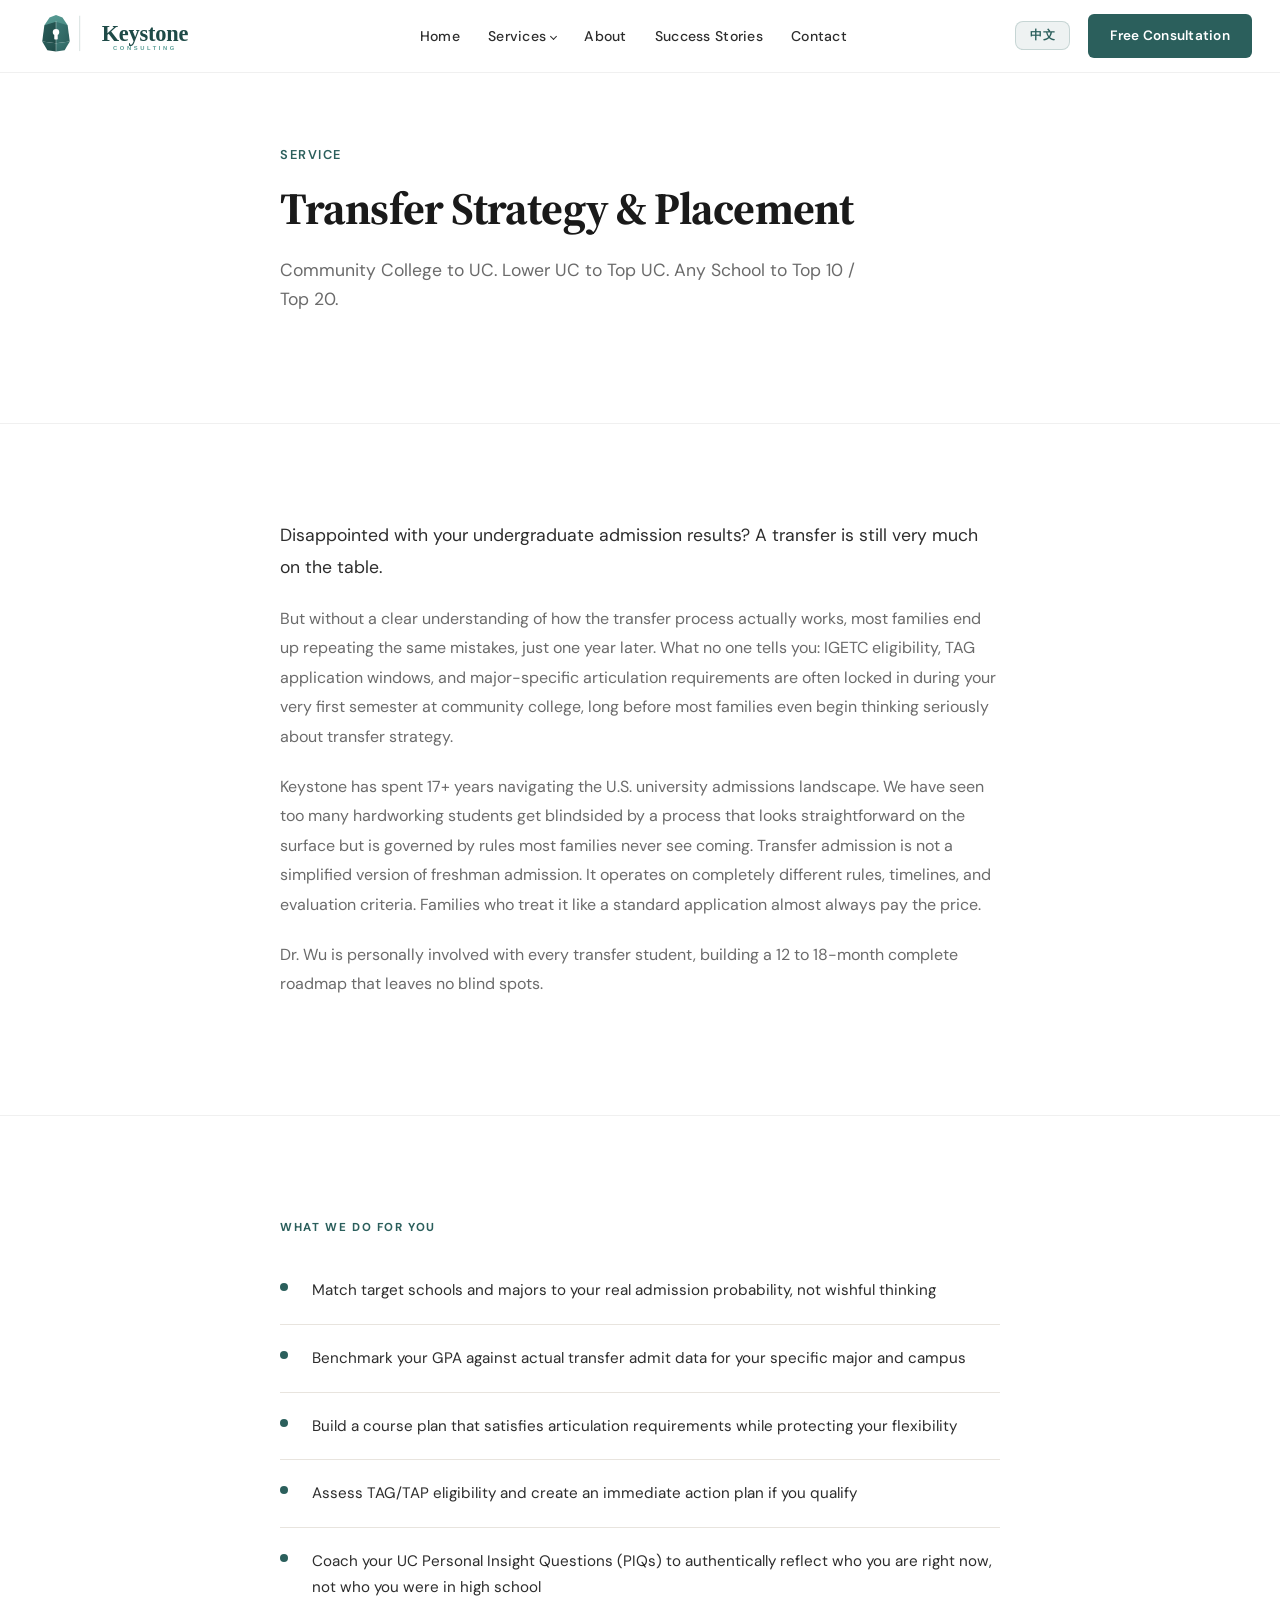
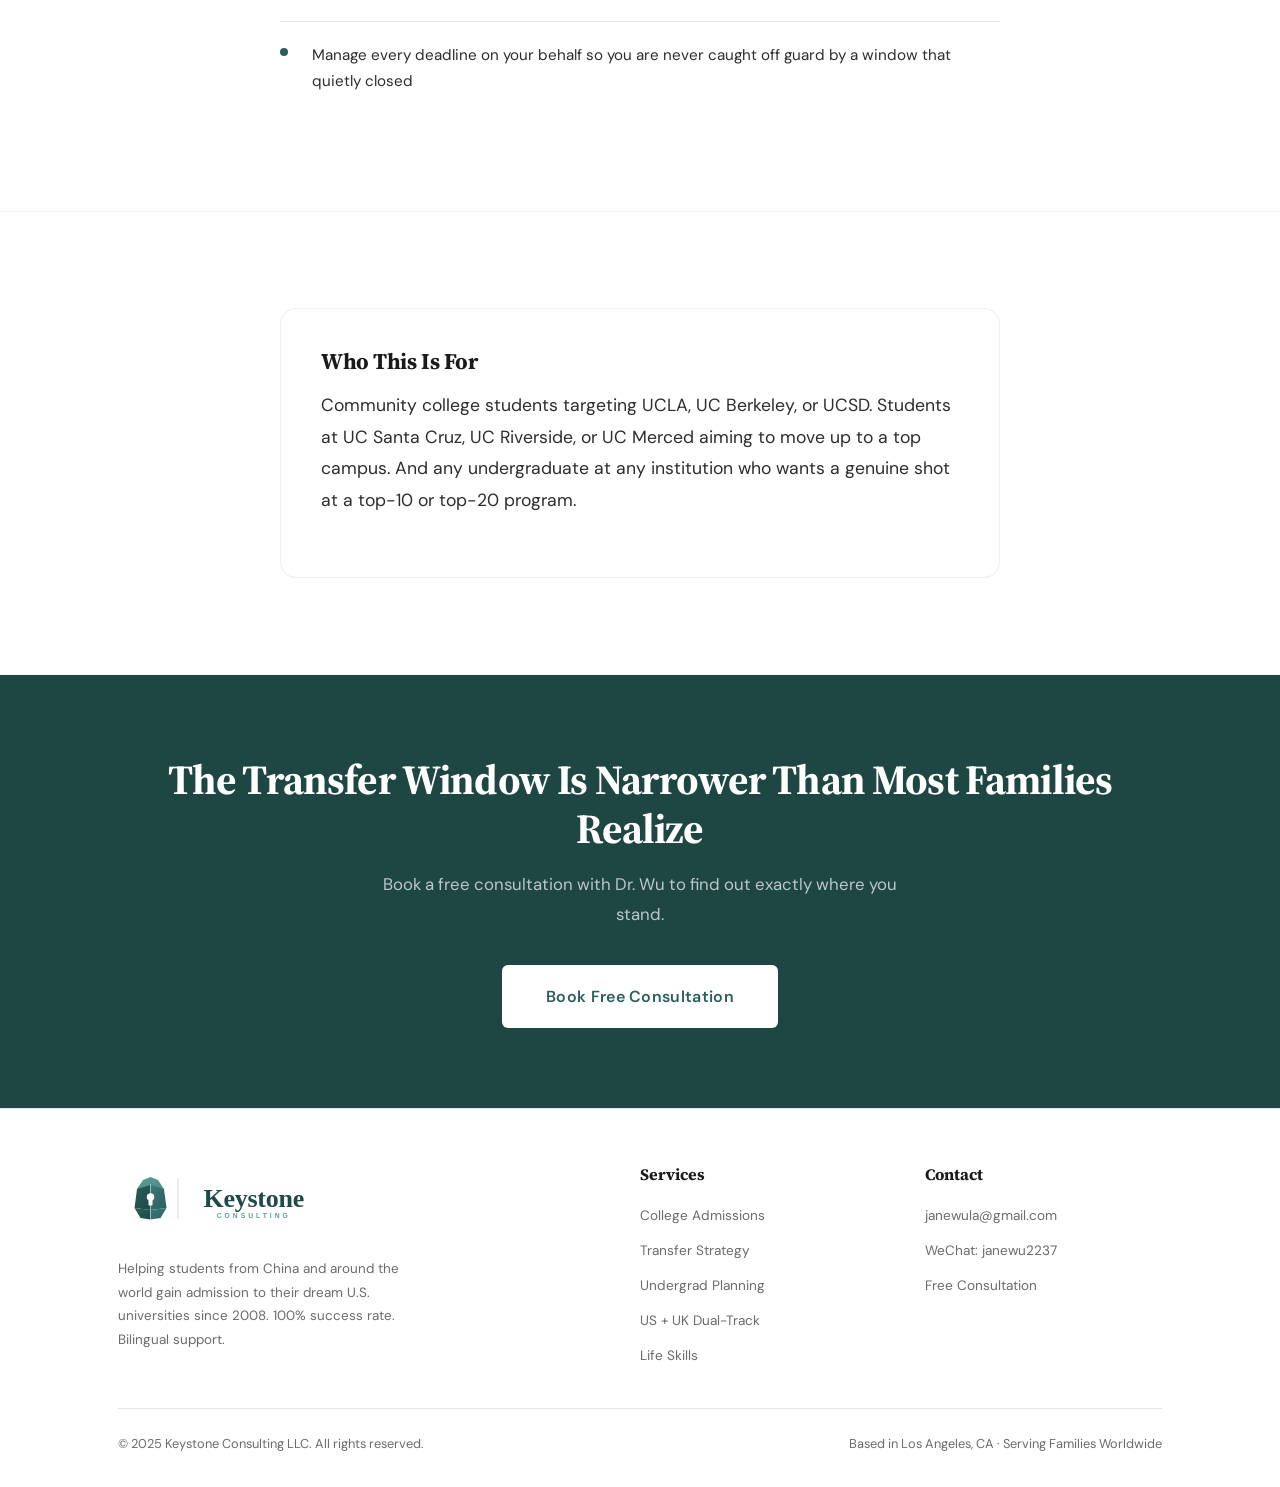
<file: pages/transfer.html>
<!DOCTYPE html>
<html lang="en">
<head>
  <meta charset="UTF-8" />
  <meta name="viewport" content="width=device-width, initial-scale=1.0" />
  <title>Transfer Strategy & Placement — Keystone Consulting LLC</title>
  <meta name="description" content="Transfer admissions consulting: community college to UC, lower UC to top UC, any school to top 10. TAG, IGETC, PIQ coaching, and complete transfer roadmaps." />
  <link rel="preconnect" href="https://fonts.googleapis.com">
  <link rel="preconnect" href="https://fonts.gstatic.com" crossorigin>
  <link href="https://fonts.googleapis.com/css2?family=DM+Sans:ital,opsz,wght@0,9..40,400;0,9..40,500;0,9..40,600;0,9..40,700;1,9..40,400&family=Source+Serif+4:ital,opsz,wght@0,8..60,400;0,8..60,600;0,8..60,700;1,8..60,400;1,8..60,700&display=swap" rel="stylesheet">
  <link rel="stylesheet" href="../css/styles.css" />
</head>
<body>

<div id="nav-root"></div>

<!-- ── COMPACT HERO ───────────────────────────────────────── -->
<section class="hero-compact">
  <div class="hero-bg"></div>
  <div class="container hero-compact-inner">
    <div class="reveal">
      <span class="label" data-i18n="transfer.hero_label">Service</span>
      <h1 data-i18n="transfer.hero_h1">Transfer Strategy & Placement</h1>
      <p class="hero-sub" data-i18n="transfer.hero_sub">Community College to UC. Lower UC to Top UC. Any School to Top 10 / Top 20.</p>
    </div>
  </div>
</section>

<!-- ── INTRODUCTION ──────────────────────────────────────── -->
<section class="section section--white">
  <div class="container">
    <div class="service-detail-body">
      <div class="reveal">
        <p data-i18n="transfer.intro_p1">Disappointed with your undergraduate admission results? A transfer is still very much on the table.</p>
        <p data-i18n="transfer.intro_p2">But without a clear understanding of how the transfer process actually works, most families end up repeating the same mistakes, just one year later. What no one tells you: IGETC eligibility, TAG application windows, and major-specific articulation requirements are often locked in during your very first semester at community college, long before most families even begin thinking seriously about transfer strategy.</p>
        <p data-i18n="transfer.intro_p3">Keystone has spent 17+ years navigating the U.S. university admissions landscape. We have seen too many hardworking students get blindsided by a process that looks straightforward on the surface but is governed by rules most families never see coming. Transfer admission is not a simplified version of freshman admission. It operates on completely different rules, timelines, and evaluation criteria. Families who treat it like a standard application almost always pay the price.</p>
        <p data-i18n="transfer.intro_p4">Dr. Wu is personally involved with every transfer student, building a 12 to 18-month complete roadmap that leaves no blind spots.</p>
      </div>
    </div>
  </div>
</section>

<!-- ── WHAT WE DO ────────────────────────────────────────── -->
<section class="section section--cream">
  <div class="container">
    <div class="service-detail-body">
      <div class="reveal">
        <span class="service-section-label" data-i18n="transfer.list_label">What We Do for You</span>
        <ul class="service-detail-list">
          <li data-i18n="transfer.list1">Match target schools and majors to your real admission probability, not wishful thinking</li>
          <li data-i18n="transfer.list2">Benchmark your GPA against actual transfer admit data for your specific major and campus</li>
          <li data-i18n="transfer.list3">Build a course plan that satisfies articulation requirements while protecting your flexibility</li>
          <li data-i18n="transfer.list4">Assess TAG/TAP eligibility and create an immediate action plan if you qualify</li>
          <li data-i18n="transfer.list5">Coach your UC Personal Insight Questions (PIQs) to authentically reflect who you are right now, not who you were in high school</li>
          <li data-i18n="transfer.list6">Manage every deadline on your behalf so you are never caught off guard by a window that quietly closed</li>
        </ul>
      </div>
    </div>
  </div>
</section>

<!-- ── WHO THIS IS FOR ───────────────────────────────────── -->
<section class="section section--white">
  <div class="container">
    <div class="service-detail-body">
      <div class="service-who reveal">
        <h3 data-i18n="transfer.who_label">Who This Is For</h3>
        <p data-i18n="transfer.who_p">Community college students targeting UCLA, UC Berkeley, or UCSD. Students at UC Santa Cruz, UC Riverside, or UC Merced aiming to move up to a top campus. And any undergraduate at any institution who wants a genuine shot at a top-10 or top-20 program.</p>
      </div>
    </div>
  </div>
</section>

<!-- ── CTA ────────────────────────────────────────────────── -->
<section class="cta-banner">
  <div class="container">
    <div class="reveal">
      <h2 data-i18n="transfer.cta_h2">The Transfer Window Is Narrower Than Most Families Realize</h2>
      <p data-i18n="transfer.cta_p">Book a free consultation with Dr. Wu to find out exactly where you stand.</p>
      <div class="cta-actions">
        <a href="./contact.html" class="btn btn-white btn-lg" data-i18n="transfer.cta_btn">Book Free Consultation</a>
      </div>
    </div>
  </div>
</section>

<div id="footer-root"></div>

<script src="../js/translations.js"></script>
<script src="../js/main.js"></script>
</body>
</html>
</file>
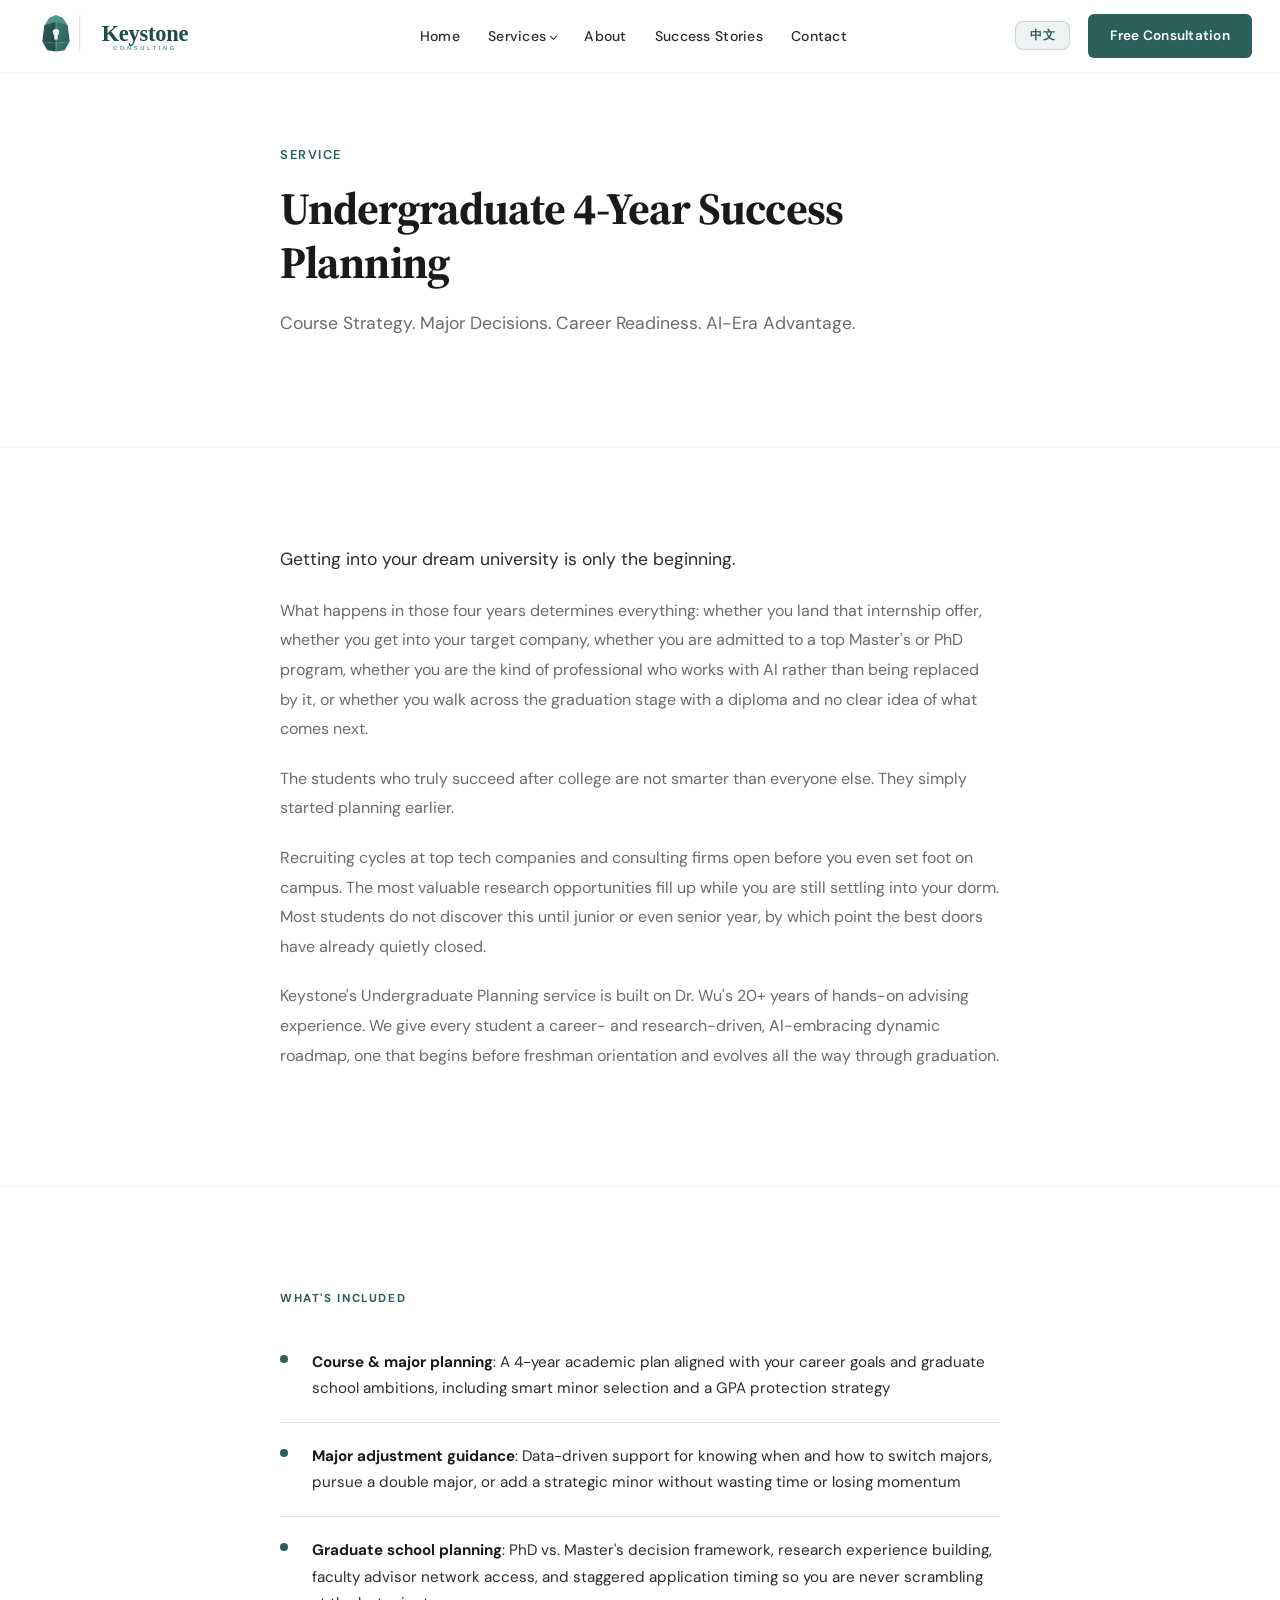
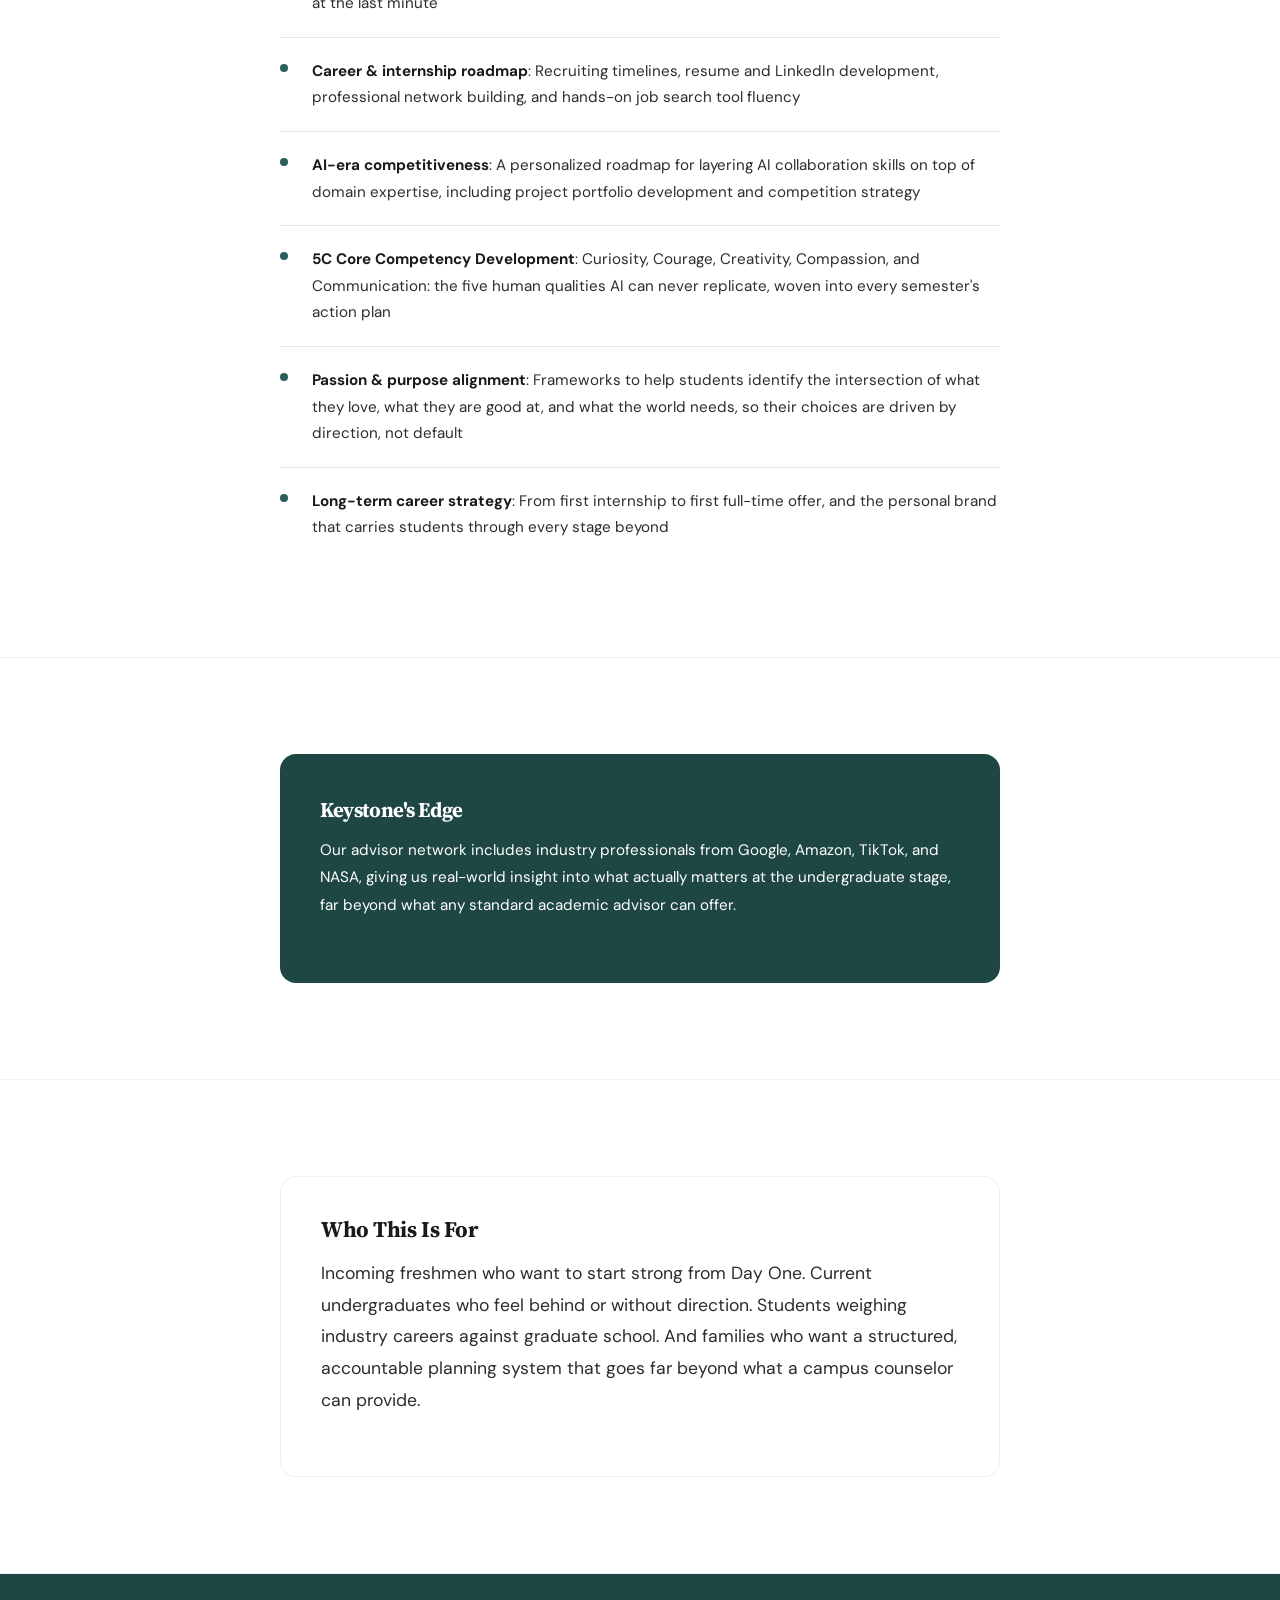
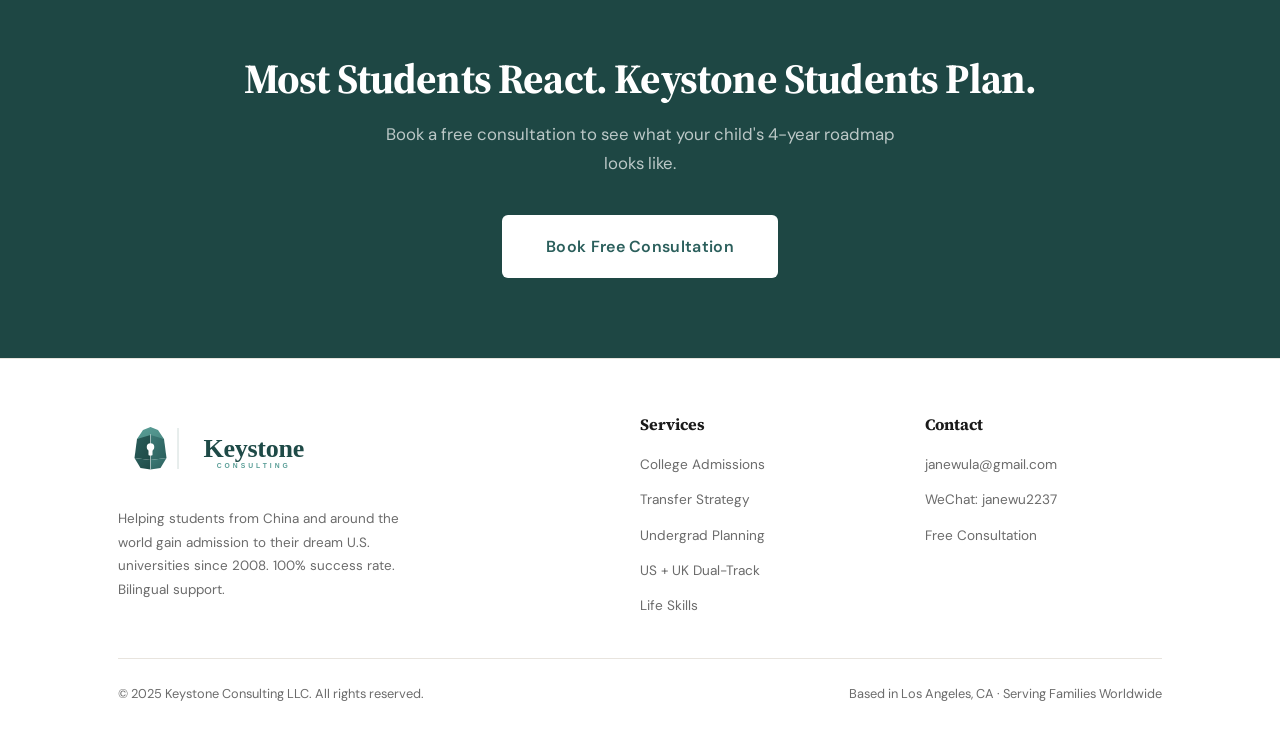
<file: pages/undergrad-planning.html>
<!DOCTYPE html>
<html lang="en">
<head>
  <meta charset="UTF-8" />
  <meta name="viewport" content="width=device-width, initial-scale=1.0" />
  <title>Undergraduate 4-Year Success Planning — Keystone Consulting LLC</title>
  <meta name="description" content="Career-driven undergraduate planning: course strategy, major decisions, internship roadmap, AI-era competitiveness, and 5C development. From freshman year through graduation." />
  <link rel="preconnect" href="https://fonts.googleapis.com">
  <link rel="preconnect" href="https://fonts.gstatic.com" crossorigin>
  <link href="https://fonts.googleapis.com/css2?family=DM+Sans:ital,opsz,wght@0,9..40,400;0,9..40,500;0,9..40,600;0,9..40,700;1,9..40,400&family=Source+Serif+4:ital,opsz,wght@0,8..60,400;0,8..60,600;0,8..60,700;1,8..60,400;1,8..60,700&display=swap" rel="stylesheet">
  <link rel="stylesheet" href="../css/styles.css" />
</head>
<body>

<div id="nav-root"></div>

<!-- ── COMPACT HERO ───────────────────────────────────────── -->
<section class="hero-compact">
  <div class="hero-bg"></div>
  <div class="container hero-compact-inner">
    <div class="reveal">
      <span class="label" data-i18n="undergrad.hero_label">Service</span>
      <h1 data-i18n="undergrad.hero_h1">Undergraduate 4-Year Success Planning</h1>
      <p class="hero-sub" data-i18n="undergrad.hero_sub">Course Strategy. Major Decisions. Career Readiness. AI-Era Advantage.</p>
    </div>
  </div>
</section>

<!-- ── INTRODUCTION ──────────────────────────────────────── -->
<section class="section section--white">
  <div class="container">
    <div class="service-detail-body">
      <div class="reveal">
        <p data-i18n="undergrad.intro_p1">Getting into your dream university is only the beginning.</p>
        <p data-i18n="undergrad.intro_p2">What happens in those four years determines everything: whether you land that internship offer, whether you get into your target company, whether you are admitted to a top Master's or PhD program, whether you are the kind of professional who works with AI rather than being replaced by it, or whether you walk across the graduation stage with a diploma and no clear idea of what comes next.</p>
        <p data-i18n="undergrad.intro_p3">The students who truly succeed after college are not smarter than everyone else. They simply started planning earlier.</p>
        <p data-i18n="undergrad.intro_p4">Recruiting cycles at top tech companies and consulting firms open before you even set foot on campus. The most valuable research opportunities fill up while you are still settling into your dorm. Most students do not discover this until junior or even senior year, by which point the best doors have already quietly closed.</p>
        <p data-i18n="undergrad.intro_p5">Keystone's Undergraduate Planning service is built on Dr. Wu's 20+ years of hands-on advising experience. We give every student a career- and research-driven, AI-embracing dynamic roadmap, one that begins before freshman orientation and evolves all the way through graduation.</p>
      </div>
    </div>
  </div>
</section>

<!-- ── WHAT'S INCLUDED ───────────────────────────────────── -->
<section class="section section--cream">
  <div class="container">
    <div class="service-detail-body">
      <div class="reveal">
        <span class="service-section-label" data-i18n="undergrad.list_label">What's Included</span>
        <ul class="service-detail-list">
          <li data-i18n-html="undergrad.list1"><strong>Course &amp; major planning</strong>: A 4-year academic plan aligned with your career goals and graduate school ambitions, including smart minor selection and a GPA protection strategy</li>
          <li data-i18n-html="undergrad.list2"><strong>Major adjustment guidance</strong>: Data-driven support for knowing when and how to switch majors, pursue a double major, or add a strategic minor without wasting time or losing momentum</li>
          <li data-i18n-html="undergrad.list3"><strong>Graduate school planning</strong>: PhD vs. Master's decision framework, research experience building, faculty advisor network access, and staggered application timing</li>
          <li data-i18n-html="undergrad.list4"><strong>Career &amp; internship roadmap</strong>: Recruiting timelines, resume and LinkedIn development, professional network building, and hands-on job search tool fluency</li>
          <li data-i18n-html="undergrad.list5"><strong>AI-era competitiveness</strong>: A personalized roadmap for layering AI collaboration skills on top of domain expertise, including project portfolio development and competition strategy</li>
          <li data-i18n-html="undergrad.list6"><strong>5C Core Competency Development</strong>: Curiosity, Courage, Creativity, Compassion, and Communication: the five human qualities AI can never replicate</li>
          <li data-i18n-html="undergrad.list7"><strong>Passion &amp; purpose alignment</strong>: Frameworks to help students identify the intersection of what they love, what they are good at, and what the world needs</li>
          <li data-i18n-html="undergrad.list8"><strong>Long-term career strategy</strong>: From first internship to first full-time offer, and the personal brand that carries students through every stage beyond</li>
        </ul>
      </div>
    </div>
  </div>
</section>

<!-- ── KEYSTONE'S EDGE ───────────────────────────────────── -->
<section class="section section--white">
  <div class="container">
    <div class="service-detail-body">
      <div class="service-callout reveal">
        <h3 data-i18n="undergrad.edge_label">Keystone's Edge</h3>
        <p data-i18n="undergrad.edge_p">Our advisor network includes industry professionals from Google, Amazon, TikTok, and NASA, giving us real-world insight into what actually matters at the undergraduate stage, far beyond what any standard academic advisor can offer.</p>
      </div>
    </div>
  </div>
</section>

<!-- ── WHO THIS IS FOR ───────────────────────────────────── -->
<section class="section section--cream">
  <div class="container">
    <div class="service-detail-body">
      <div class="service-who reveal">
        <h3 data-i18n="undergrad.who_label">Who This Is For</h3>
        <p data-i18n="undergrad.who_p">Incoming freshmen who want to start strong from Day One. Current undergraduates who feel behind or without direction. Students weighing industry careers against graduate school. And families who want a structured, accountable planning system that goes far beyond what a campus counselor can provide.</p>
      </div>
    </div>
  </div>
</section>

<!-- ── CTA ────────────────────────────────────────────────── -->
<section class="cta-banner">
  <div class="container">
    <div class="reveal">
      <h2 data-i18n="undergrad.cta_h2">Most Students React. Keystone Students Plan.</h2>
      <p data-i18n="undergrad.cta_p">Book a free consultation to see what your child's 4-year roadmap looks like.</p>
      <div class="cta-actions">
        <a href="./contact.html" class="btn btn-white btn-lg" data-i18n="undergrad.cta_btn">Book Free Consultation</a>
      </div>
    </div>
  </div>
</section>

<div id="footer-root"></div>

<script src="../js/translations.js"></script>
<script src="../js/main.js"></script>
</body>
</html>
</file>
<file: css/styles.css>
/* ═══════════════════════════════════════════════════════════
   Keystone Consulting LLC — Redesigned Design System
   Editorial warmth · Deep teal accent · Serif headlines
   ═══════════════════════════════════════════════════════════ */

/* ── RESET & BASE ─────────────────────────────────────────── */
*, *::before, *::after { box-sizing: border-box; margin: 0; padding: 0; }
html { scroll-behavior: smooth; font-size: 16px; }

/* ── DESIGN TOKENS ────────────────────────────────────────── */
:root {
  --cream:      #FAF8F5;
  --cream-dk:   #F0EDE6;
  --white:      #ffffff;
  --charcoal:   #1a1a1a;
  --text:       #2d2d2d;
  --muted:      #6b6b6b;
  --light-gray: #e8e4de;
  --teal:       #2B5F5C;
  --teal-light: #3a7a76;
  --teal-dark:  #1e4744;
  --teal-glass: rgba(43, 95, 92, 0.08);
  --terra:      #c4705a;
  --terra-light:#d4897a;
  --navy:       #0b1f3a;
  --navy-mid:   #122847;
  --success:    #15803d;

  --serif: 'Source Serif 4', 'Georgia', 'Songti SC', 'SimSun', serif;
  --sans:  'DM Sans', 'Segoe UI', 'PingFang SC', 'Microsoft YaHei', 'Hiragino Sans GB', Arial, sans-serif;

  --r:     6px;
  --r-md:  10px;
  --r-lg:  16px;
  --r-pill: 8px;

  --shadow-sm:  0 2px 12px rgba(0, 0, 0, 0.05);
  --shadow-md:  0 4px 24px rgba(0, 0, 0, 0.08);
  --shadow-lg:  0 12px 48px rgba(0, 0, 0, 0.1);

  --ease: 0.25s ease;
}

body {
  font-family: var(--sans);
  background: var(--white);
  color: var(--text);
  line-height: 1.7;
  overflow-x: hidden;
}

html[lang="zh"] body {
  line-height: 1.9;
}

/* ── TYPOGRAPHY ───────────────────────────────────────────── */
h1, h2, h3, h4 { font-family: var(--serif); font-weight: 700; line-height: 1.2; letter-spacing: -0.02em; color: var(--charcoal); }
h1 { font-size: clamp(2.4rem, 5vw, 3.6rem); }
h2 { font-size: clamp(1.8rem, 3.5vw, 2.6rem); }
h3 { font-size: 1.25rem; }
h4 { font-size: 1rem; letter-spacing: 0; }

p { line-height: 1.75; }
a { color: inherit; }

.gold { color: var(--teal); }

/* ── UTILITY ──────────────────────────────────────────────── */
.container { max-width: 1100px; margin: 0 auto; padding: 0 28px; }

.section        { padding: 96px 0; border-bottom: 1px solid rgba(0, 0, 0, 0.06); }
.section--dark  { background: var(--teal-dark); color: var(--white); border-bottom: none; }
.section--mid   { background: var(--white); }
.section--cream { background: var(--white); }
.section--white { background: var(--white); }

.label {
  display: inline-block;
  font-family: var(--sans);
  font-size: 0.8rem;
  font-weight: 600;
  letter-spacing: 0.12em;
  text-transform: uppercase;
  color: var(--teal);
  margin-bottom: 14px;
}

.text-center { text-align: center; }
.text-muted  { color: var(--muted); }
.lead        { font-size: 1.1rem; line-height: 1.8; }

/* ── GRID HELPERS ─────────────────────────────────────────── */
.grid-2    { display: grid; grid-template-columns: 1fr 1fr; gap: 32px; }
.grid-3    { display: grid; grid-template-columns: repeat(3, 1fr); gap: 28px; }
.grid-auto { display: grid; grid-template-columns: repeat(auto-fit, minmax(280px, 1fr)); gap: 24px; }

/* ── BUTTONS ──────────────────────────────────────────────── */
.btn {
  display: inline-block;
  padding: 14px 34px;
  border-radius: var(--r);
  font-family: var(--sans);
  font-size: 0.95rem;
  font-weight: 600;
  letter-spacing: 0.02em;
  cursor: pointer;
  text-decoration: none;
  transition: transform 0.2s, box-shadow 0.2s, background 0.2s, color 0.2s;
  border: none;
  text-align: center;
}
.btn-primary {
  background: var(--teal);
  color: var(--white);
}
.btn-primary:hover {
  background: var(--teal-light);
  transform: translateY(-2px);
  box-shadow: 0 8px 24px rgba(43, 95, 92, 0.25);
}
.btn-outline {
  background: transparent;
  border: 2px solid var(--teal);
  color: var(--teal);
}
.btn-outline:hover {
  background: var(--teal);
  color: var(--white);
  transform: translateY(-2px);
}
.btn-white {
  background: var(--white);
  color: var(--teal);
}
.btn-white:hover {
  background: var(--teal-glass);
  transform: translateY(-2px);
}
.btn-sm { padding: 10px 22px; font-size: 0.85rem; }
.btn-lg { padding: 18px 44px; font-size: 1rem; }

/* ── CARDS ────────────────────────────────────────────────── */
.card {
  background: var(--white);
  border-radius: var(--r-md);
  padding: 36px 28px;
  box-shadow: var(--shadow-sm);
  transition: transform var(--ease), box-shadow var(--ease);
}
.card:hover { transform: translateY(-4px); box-shadow: var(--shadow-md); }

.card--bordered {
  border-top: 3px solid var(--teal);
}

/* ── NAV ──────────────────────────────────────────────────── */
nav {
  position: fixed; top: 0; left: 0; right: 0; z-index: 1000;
  background: rgba(255, 255, 255, 0.92);
  backdrop-filter: blur(12px);
  -webkit-backdrop-filter: blur(12px);
  border-bottom: 1px solid rgba(0, 0, 0, 0.06);
  transition: box-shadow 0.3s;
}
nav.scrolled { box-shadow: 0 2px 20px rgba(0, 0, 0, 0.08); }

.nav-inner {
  display: flex;
  align-items: center;
  height: 72px;
  max-width: 1320px;
}

.nav-logo {
  text-decoration: none;
  display: flex;
  align-items: center;
  height: 100%;
  padding: 6px 0;
  flex-shrink: 0;
}
.nav-logo-img {
  height: 56px;
  width: auto;
  display: block;
  object-fit: contain;
}

.nav-links {
  display: flex;
  gap: 28px;
  list-style: none;
  flex: 1 1 auto;
  justify-content: center;
}
.nav-links a {
  color: var(--text);
  text-decoration: none;
  font-size: 0.88rem;
  font-weight: 500;
  letter-spacing: 0.02em;
  transition: color var(--ease);
  padding-bottom: 2px;
  border-bottom: 2px solid transparent;
  white-space: nowrap;
}
.nav-links a:hover { color: var(--teal); }
.nav-links a.active {
  color: var(--teal);
  border-bottom-color: var(--teal);
}

.nav-cta {
  display: flex;
  align-items: center;
  gap: 18px;
  flex-shrink: 0;
}

.lang-toggle {
  background: var(--teal-glass);
  border: 1px solid rgba(43, 95, 92, 0.2);
  border-radius: var(--r-pill);
  color: var(--teal);
  font-size: 0.78rem;
  font-weight: 700;
  letter-spacing: 0.06em;
  padding: 5px 14px;
  cursor: pointer;
  transition: background var(--ease), border-color var(--ease), color var(--ease);
  white-space: nowrap;
  font-family: var(--sans);
}
.lang-toggle:hover {
  background: var(--teal);
  border-color: var(--teal);
  color: var(--white);
}

/* Hamburger */
.hamburger {
  display: none;
  flex-direction: column;
  gap: 5px;
  background: none;
  border: none;
  cursor: pointer;
  padding: 4px;
}
.hamburger span {
  display: block;
  width: 24px; height: 2px;
  background: var(--charcoal);
  border-radius: 2px;
  transition: transform 0.3s, opacity 0.3s;
}
.hamburger.open span:nth-child(1) { transform: translateY(7px) rotate(45deg); }
.hamburger.open span:nth-child(2) { opacity: 0; }
.hamburger.open span:nth-child(3) { transform: translateY(-7px) rotate(-45deg); }

/* Mobile drawer */
.mobile-menu {
  display: none;
  position: fixed;
  top: 68px; left: 0; right: 0;
  background: var(--white);
  border-bottom: 1px solid var(--light-gray);
  padding: 24px 28px 32px;
  transform: translateY(-110%);
  transition: transform 0.3s cubic-bezier(0.4, 0, 0.2, 1);
  z-index: 999;
}
.mobile-menu.open { transform: translateY(0); }
.mobile-menu ul { list-style: none; display: flex; flex-direction: column; gap: 18px; margin-bottom: 24px; }
.mobile-menu ul a { color: var(--text); text-decoration: none; font-size: 1.05rem; }
.mobile-menu ul a.active { color: var(--teal); }
.mobile-menu-footer {
  display: flex;
  flex-direction: column;
  gap: 12px;
  padding-top: 20px;
  border-top: 1px solid var(--light-gray);
}
.lang-toggle--large {
  font-size: 0.88rem;
  padding: 10px 20px;
  width: 100%;
  text-align: center;
}

/* ── HERO ─────────────────────────────────────────────────── */
.hero {
  background: var(--white);
  padding: 0;
  overflow: hidden;
  position: relative;
}
.hero-bg,
.hero-lines { display: none; }

.hero-inner {
  position: relative; z-index: 2;
  display: grid;
  grid-template-columns: 1.1fr 0.9fr;
  gap: 48px;
  align-items: center;
  padding-top: 120px;
  padding-bottom: 80px;
  text-align: left;
}
.hero-text {
  display: flex;
  flex-direction: column;
  align-items: flex-start;
}
.hero h1 {
  color: var(--charcoal);
  margin-bottom: 24px;
  max-width: 600px;
  font-size: clamp(2.2rem, 4.5vw, 3.4rem);
  line-height: 1.15;
  letter-spacing: -0.03em;
}
.hero h1 em {
  color: var(--teal);
  font-style: normal;
}
.hero-sub {
  color: var(--muted);
  font-size: 1.08rem;
  margin-bottom: 36px;
  max-width: 500px;
  line-height: 1.75;
}
.hero-actions {
  display: flex;
  gap: 14px;
  flex-wrap: wrap;
  margin-bottom: 0;
}
.hero-stats { display: none; }

.hero-image {
  width: 100%;
  aspect-ratio: 4/5;
  border-radius: var(--r-lg);
  overflow: hidden;
  background: var(--white);
}
.hero-image img {
  width: 100%;
  height: 100%;
  object-fit: cover;
  display: block;
}

/* ── TRUST BAR (stats moved here) ─────────────────────────── */
.trust-bar {
  background: var(--white);
  border-top: 1px solid var(--light-gray);
  border-bottom: 1px solid var(--light-gray);
  padding: 28px 0;
}
.trust-bar-inner {
  display: flex;
  align-items: center;
  justify-content: center;
  gap: 48px;
  flex-wrap: wrap;
}
.trust-item {
  display: flex;
  align-items: center;
  gap: 10px;
}
.trust-num {
  font-family: var(--serif);
  font-size: 1.8rem;
  color: var(--teal);
  line-height: 1;
  font-weight: 700;
}
.trust-label {
  font-size: 0.82rem;
  color: var(--muted);
  letter-spacing: 0.02em;
  line-height: 1.3;
}

/* ── SCHOOLS STRIP (marquee) ──────────────────────────────── */
.schools-strip {
  background: var(--white);
  border-bottom: 1px solid var(--light-gray);
  padding: 22px 0;
  display: flex;
  align-items: center;
  gap: 0;
  overflow: hidden;
}
.schools-label {
  flex-shrink: 0;
  font-size: 0.72rem;
  font-weight: 700;
  letter-spacing: 0.15em;
  text-transform: uppercase;
  color: var(--muted);
  white-space: nowrap;
  padding: 0 28px 0 32px;
  border-right: 1px solid var(--light-gray);
  margin-right: 0;
}
.marquee-track-wrap {
  flex: 1;
  overflow: hidden;
  mask-image: linear-gradient(to right, transparent 0%, black 5%, black 95%, transparent 100%);
  -webkit-mask-image: linear-gradient(to right, transparent 0%, black 5%, black 95%, transparent 100%);
}
.marquee-track {
  display: flex;
  align-items: center;
  width: max-content;
  will-change: transform;
}
.school-logo {
  height: 30px;
  max-height: 30px;
  width: auto;
  max-width: 160px;
  object-fit: contain;
  object-position: center;
  vertical-align: middle;
  transition: opacity 0.2s ease;
  flex-shrink: 0;
  margin-right: 60px;
}
.school-logo:hover {
  opacity: 0.7;
}
@media (max-width: 640px) {
  .schools-strip {
    flex-direction: column;
    padding: 16px 0;
    gap: 20px;
  }
  .schools-label {
    padding: 0 20px;
    border-right: none;
    margin-right: 0;
    text-align: center;
  }
  .marquee-track-wrap { width: 100%; }
  .school-logo { height: 24px; max-height: 24px; margin-right: 40px; }
}

/* ── INDUSTRY ADVISORS (understated on homepage) ──────────── */
.industry-section {
  background: var(--white);
  padding: 56px 0;
}
.industry-section h2 {
  font-size: clamp(1.4rem, 2.5vw, 1.8rem);
  margin-top: 8px;
}
.industry-sub {
  max-width: 580px;
  margin: 12px auto 0;
  color: var(--muted);
  font-size: 0.92rem;
  line-height: 1.75;
}
.industry-logos {
  display: flex;
  align-items: center;
  justify-content: center;
  flex-wrap: wrap;
  gap: 40px;
  margin-top: 32px;
}
.industry-logo {
  height: 28px;
  width: auto;
  object-fit: contain;
  opacity: 0.7;
  transition: opacity 0.3s ease;
}
.industry-logo:hover {
  opacity: 1;
}
.industry-logo--wide   { max-width: 100px; }
.industry-logo--xwide  { max-width: 130px; }
.industry-logo--square { height: 36px; max-width: 70px; }
@media (max-width: 640px) {
  .industry-logos { gap: 24px; }
  .industry-logo  { height: 22px; }
  .industry-logo--square { height: 28px; }
}

/* ── WHY US (staggered two-column) ────────────────────────── */
.why-stagger {
  display: grid;
  grid-template-columns: 1fr 1fr;
  gap: 48px;
  margin-top: 56px;
}
.why-col {
  display: flex;
  flex-direction: column;
  gap: 48px;
}
.why-col--offset { padding-top: 56px; }
.why-item h3 { margin-bottom: 10px; color: var(--charcoal); }
.why-item p { font-size: 0.9rem; color: var(--muted); line-height: 1.7; }
@media (max-width: 768px) {
  .why-stagger { grid-template-columns: 1fr; gap: 40px; }
  .why-col--offset { padding-top: 0; }
}

/* ── SERVICES (editorial list) ────────────────────────────── */
.services-list {
  display: flex;
  flex-direction: column;
  margin-top: 56px;
  max-width: 640px;
  margin-left: auto;
  margin-right: auto;
}
.svc-list-item {
  padding: 24px 0;
  border-bottom: 1px solid var(--light-gray);
}
.svc-list-item--last { border-bottom: none; }
.svc-list-item h3 { color: var(--charcoal); margin-bottom: 6px; font-size: 1.05rem; }
.svc-list-item p  { color: var(--muted); font-size: 0.9rem; line-height: 1.65; }
.svc-view-all {
  display: inline-block;
  margin-top: 28px;
  font-size: 0.88rem;
  color: var(--teal);
  text-decoration: none;
  font-weight: 600;
  letter-spacing: 0.02em;
}
.svc-view-all:hover { color: var(--teal-light); }

/* ── HOME SERVICES (5-card grid) ─────────────────────────── */
.home-services-grid {
  display: grid;
  grid-template-columns: repeat(3, 1fr);
  gap: 24px;
  margin-top: 48px;
}
.home-svc-card {
  background: var(--white);
  border-radius: var(--r-lg);
  padding: 36px 28px 32px;
  text-decoration: none;
  display: flex;
  flex-direction: column;
  position: relative;
  overflow: hidden;
  border: 1px solid rgba(0,0,0,0.04);
  transition: transform var(--ease), box-shadow var(--ease);
}
.home-svc-card::before {
  content: '';
  position: absolute;
  top: 0; left: 0; right: 0;
  height: 3px;
  background: var(--teal);
  opacity: 0;
  transition: opacity var(--ease);
}
.home-svc-card:hover {
  transform: translateY(-6px);
  box-shadow: 0 12px 40px rgba(0,0,0,0.1);
}
.home-svc-card:hover::before { opacity: 1; }
.home-svc-num {
  font-family: var(--serif);
  font-size: 0.78rem;
  font-weight: 700;
  color: var(--teal);
  letter-spacing: 0.08em;
  margin-bottom: 14px;
  opacity: 0.5;
}
.home-svc-card h3 {
  font-size: 1.15rem;
  line-height: 1.3;
  margin-bottom: 12px;
  color: var(--charcoal);
}
.home-svc-card p {
  font-size: 0.88rem;
  color: var(--muted);
  line-height: 1.7;
  flex: 1;
}
@media (max-width: 900px) {
  .home-services-grid { grid-template-columns: repeat(2, 1fr); }
}
@media (max-width: 640px) {
  .home-services-grid { grid-template-columns: 1fr; }
  .home-svc-card { padding: 28px 24px; }
}

/* ── SERVICES DETAIL (services page) ─────────────────────── */
.services-detail-grid {
  display: grid;
  grid-template-columns: repeat(auto-fit, minmax(320px, 1fr));
  gap: 32px;
  margin-top: 56px;
}
.service-detail-card {
  background: var(--white);
  border-radius: var(--r-md);
  padding: 40px 36px;
  box-shadow: var(--shadow-sm);
  border-top: 3px solid var(--teal);
  transition: transform var(--ease), box-shadow var(--ease);
}
.service-detail-card:hover { transform: translateY(-4px); box-shadow: var(--shadow-md); }
.service-detail-card .service-num { display: none; }
.service-detail-card h3 { color: var(--charcoal); margin-bottom: 14px; font-size: 1.2rem; }
.service-detail-card p { color: var(--muted); font-size: 0.92rem; line-height: 1.75; margin-bottom: 18px; }
.service-detail-card ul { list-style: none; display: flex; flex-direction: column; gap: 8px; }
.service-detail-card ul li {
  font-size: 0.88rem;
  color: var(--muted);
  padding-left: 20px;
  position: relative;
}
.service-detail-card ul li::before {
  content: '\2192';
  position: absolute; left: 0;
  color: var(--teal);
  font-size: 0.85rem;
}

/* ── PACKAGES ─────────────────────────────────────────────── */
.packages-grid {
  display: grid;
  grid-template-columns: repeat(3, 1fr);
  gap: 24px;
  margin-top: 56px;
}
.package-card {
  background: var(--white);
  border-radius: var(--r-md);
  padding: 40px 32px;
  box-shadow: var(--shadow-sm);
  text-align: center;
  position: relative;
  transition: transform var(--ease), box-shadow var(--ease);
}
.package-card:hover { transform: translateY(-4px); box-shadow: var(--shadow-md); }
.package-card.featured {
  background: var(--teal-dark);
  color: var(--white);
  border: 2px solid var(--teal);
}
.package-card.featured h3 { color: var(--white); }
.package-card.featured p  { color: rgba(255,255,255,0.7); }
.package-badge {
  position: absolute; top: -13px; left: 50%; transform: translateX(-50%);
  background: var(--teal); color: var(--white);
  font-size: 0.72rem; font-weight: 700; letter-spacing: 0.1em; text-transform: uppercase;
  padding: 4px 16px; border-radius: var(--r-pill);
  white-space: nowrap;
}
.package-card h3 { font-size: 1.3rem; color: var(--charcoal); margin-bottom: 12px; }
.package-card .package-desc { font-size: 0.88rem; color: var(--muted); margin-bottom: 28px; line-height: 1.65; }
.package-features { list-style: none; text-align: left; margin-bottom: 32px; display: flex; flex-direction: column; gap: 10px; }
.package-features li {
  font-size: 0.88rem;
  color: var(--text);
  padding-left: 22px;
  position: relative;
}
.package-features li::before {
  content: '\2713';
  position: absolute; left: 0;
  color: var(--teal);
  font-weight: 700;
}
.package-card.featured .package-features li { color: rgba(255,255,255,0.8); }

/* ── AI DIFFERENTIATION ───────────────────────────────────── */
.ai-grid {
  display: grid;
  grid-template-columns: repeat(3, 1fr);
  gap: 28px;
  margin-top: 48px;
}
.ai-card {
  background: var(--white);
  border-radius: var(--r-md);
  padding: 36px 28px;
  box-shadow: var(--shadow-sm);
  border-top: none;
  border-left: 3px solid var(--teal);
  transition: transform var(--ease), box-shadow var(--ease);
}
.ai-card:hover { transform: translateY(-4px); box-shadow: var(--shadow-md); }
.ai-card-icon {
  width: 48px; height: 48px;
  background: var(--teal-glass);
  border-radius: 50%;
  display: flex; align-items: center; justify-content: center;
  margin-bottom: 20px;
  color: var(--teal);
}
.ai-card-icon svg { width: 22px; height: 22px; }
.ai-card h3 { font-size: 1.1rem; margin-bottom: 12px; color: var(--charcoal); }
.ai-card p { font-size: 0.9rem; color: var(--muted); line-height: 1.75; }
.ai-question {
  margin-top: 48px;
  padding: 32px 40px;
  background: var(--teal-dark);
  border-radius: var(--r-md);
  border-left: 4px solid var(--terra);
  text-align: center;
}
.ai-question p {
  font-family: var(--serif);
  font-size: 1.05rem;
  font-style: italic;
  color: rgba(255,255,255,0.9);
  line-height: 1.8;
  max-width: 760px;
  margin: 0 auto;
}
@media (max-width: 768px) {
  .ai-grid { grid-template-columns: 1fr; }
  .ai-question { padding: 24px 20px; }
}

/* ── PROCESS (editorial vertical flow) ────────────────────── */
.process-editorial {
  max-width: 640px;
  margin: 56px auto 0;
  display: flex;
  flex-direction: column;
  gap: 56px;
}
.process-step {}
.step-eyebrow {
  display: block;
  font-size: 0.7rem;
  font-weight: 700;
  letter-spacing: 0.14em;
  text-transform: uppercase;
  color: var(--teal);
  margin-bottom: 10px;
}
.process-step h4 { color: var(--charcoal); margin-bottom: 8px; }
.process-step p   { font-size: 0.92rem; color: var(--muted); line-height: 1.75; }

/* ── FOUNDER / ABOUT BIO (editorial layout) ───────────────── */
.founder-inner {
  display: grid;
  grid-template-columns: 2fr 3fr;
  gap: 64px;
  align-items: center;
}
.founder-portrait {
  width: 100%;
  aspect-ratio: 3/4;
  border-radius: var(--r-lg);
  background: var(--white);
  display: flex; align-items: center; justify-content: center;
  position: relative; overflow: hidden;
  border: none;
}
.founder-portrait-inner {
  width: 100%; height: 100%;
  border-radius: inherit;
  background: none;
  border: none;
  display: flex; align-items: center; justify-content: center;
}
.founder-portrait-inner img {
  border-radius: inherit;
}
.founder-portrait-inner svg {
  width: 64px; height: 64px;
  fill: var(--muted);
  opacity: 0.3;
}
.founder-portrait-badge {
  position: absolute; bottom: 0; left: 0; right: 0;
  background: var(--teal);
  color: var(--white);
  text-align: center;
  padding: 12px;
  font-size: 0.78rem;
  font-weight: 600;
  letter-spacing: 0.06em;
  text-transform: uppercase;
}
.founder-content .label { color: var(--teal); }
.founder-content h2 { color: var(--charcoal); margin-bottom: 6px; }
.founder-title  { color: var(--teal); font-size: 0.88rem; letter-spacing: 0.04em; text-transform: uppercase; margin-bottom: 24px; font-weight: 600; }
.founder-content p { color: var(--muted); font-size: 0.95rem; line-height: 1.8; margin-bottom: 18px; }
.founder-creds { display: flex; flex-wrap: wrap; gap: 10px; margin-top: 28px; }
.cred-tag {
  background: var(--teal-glass);
  border: 1px solid rgba(43, 95, 92, 0.2);
  color: var(--teal);
  font-size: 0.78rem;
  padding: 5px 14px;
  border-radius: var(--r-pill);
  letter-spacing: 0.03em;
  font-weight: 500;
}

/* Timeline */
.timeline { margin-top: 56px; position: relative; }
.timeline::before {
  content: '';
  position: absolute; left: 50%; top: 0; bottom: 0;
  width: 2px;
  background: linear-gradient(180deg, var(--teal), rgba(43,95,92,0.1));
  transform: translateX(-50%);
}
.timeline-item {
  display: grid;
  grid-template-columns: 1fr auto 1fr;
  gap: 24px;
  align-items: center;
  margin-bottom: 40px;
}
.timeline-item:nth-child(even) .timeline-content { grid-column: 3; grid-row: 1; }
.timeline-item:nth-child(even) .timeline-year { grid-column: 2; }
.timeline-item:nth-child(even) .timeline-spacer { grid-column: 1; }
.timeline-year {
  width: 72px; height: 72px;
  background: var(--white);
  border: 2px solid var(--teal);
  border-radius: 50%;
  display: flex; align-items: center; justify-content: center;
  font-family: var(--serif);
  font-size: 0.78rem;
  color: var(--teal);
  font-weight: 700;
  text-align: center;
  letter-spacing: 0.02em;
  z-index: 2;
}
.timeline-content {
  background: var(--white);
  border-radius: var(--r-md);
  padding: 20px 24px;
  box-shadow: var(--shadow-sm);
}
.timeline-content h4 { color: var(--charcoal); margin-bottom: 6px; font-size: 0.95rem; }
.timeline-content p  { color: var(--muted); font-size: 0.85rem; line-height: 1.6; }

/* Pull quote */
.pullquote {
  text-align: center;
  max-width: 760px;
  margin: 0 auto;
  padding: 64px 0;
}
.pullquote blockquote {
  font-family: var(--serif);
  font-size: clamp(1.3rem, 2.5vw, 1.75rem);
  color: inherit;
  line-height: 1.55;
  font-style: italic;
  position: relative;
}
.pullquote blockquote::before {
  content: '\201C';
  font-size: 6rem;
  color: var(--teal);
  opacity: 0.15;
  position: absolute;
  top: -30px; left: -20px;
  line-height: 1;
  font-family: var(--serif);
}
.pullquote cite {
  display: block;
  margin-top: 20px;
  font-style: normal;
  font-size: 0.85rem;
  letter-spacing: 0.06em;
  color: var(--teal);
  text-transform: uppercase;
  font-weight: 600;
}

/* ── TESTIMONIALS (editorial pull-quotes, no cards) ──────── */
.testimonials-editorial {
  display: flex;
  flex-direction: column;
  gap: 56px;
  margin-top: 56px;
  max-width: 680px;
  margin-left: auto;
  margin-right: auto;
}
.t-quote {
  padding: 0;
}
.t-body {
  font-family: var(--serif);
  font-size: 1.2rem;
  color: var(--text);
  line-height: 1.75;
  margin-bottom: 20px;
  font-style: italic;
}
.t-attribution {
  display: flex;
  flex-direction: column;
  gap: 4px;
}
.t-attribution::before {
  content: '\2014';
  color: var(--muted);
  font-size: 0.9rem;
}
.t-author { font-weight: 600; color: var(--charcoal); font-size: 0.88rem; }
.t-meta   { color: var(--teal); font-size: 0.78rem; letter-spacing: 0.03em; font-weight: 500; }

/* ── CASE STUDIES (editorial, simplified) ─────────────────── */
.section-sub {
  max-width: 600px; margin: 14px auto 0;
  color: var(--muted); font-size: 0.95rem; line-height: 1.75;
}
.btn-outline-navy {
  display: inline-block;
  padding: 14px 32px;
  border: 2px solid var(--charcoal);
  border-radius: var(--r);
  color: var(--charcoal);
  font-weight: 600;
  font-size: 0.9rem;
  text-decoration: none;
  transition: background var(--ease), color var(--ease);
}
.btn-outline-navy:hover { background: var(--charcoal); color: var(--white); }

/* ── CASE STUDY (editorial narrative) ─────────────────────── */
.case-narrative {
  max-width: 680px;
  margin: 0 auto;
}
.case-narrative-heading {
  font-family: var(--serif);
  font-size: clamp(1.3rem, 2.5vw, 1.6rem);
  color: var(--charcoal);
  margin-bottom: 28px;
}
.case-narrative p {
  color: var(--muted);
  font-size: 0.95rem;
  line-height: 1.8;
  margin-bottom: 18px;
}
.case-narrative .svc-view-all {
  margin-top: 12px;
}

/* Success story filter + grid */
.filter-bar { display: flex; gap: 10px; flex-wrap: wrap; margin-bottom: 40px; }
.filter-btn {
  background: var(--white);
  border: 1.5px solid var(--light-gray);
  border-radius: var(--r-pill);
  padding: 8px 20px;
  font-size: 0.84rem;
  font-weight: 600;
  color: var(--muted);
  cursor: pointer;
  transition: background var(--ease), border-color var(--ease), color var(--ease);
  font-family: var(--sans);
}
.filter-btn:hover,
.filter-btn.active {
  background: var(--teal);
  border-color: var(--teal);
  color: var(--white);
}

.story-card {
  background: var(--white);
  border-radius: var(--r-md);
  padding: 32px 28px;
  box-shadow: var(--shadow-sm);
  transition: transform var(--ease), box-shadow var(--ease);
}
.story-card:hover { transform: translateY(-4px); box-shadow: var(--shadow-md); }
.story-uni {
  font-family: var(--serif);
  font-size: 1.3rem;
  color: var(--charcoal);
  margin-bottom: 6px;
}
.story-field { font-size: 0.82rem; color: var(--teal); font-weight: 600; letter-spacing: 0.06em; text-transform: uppercase; margin-bottom: 16px; }
.story-quote { font-size: 0.88rem; color: var(--muted); line-height: 1.7; font-style: italic; margin-bottom: 16px; }
.story-meta  { font-size: 0.78rem; color: var(--muted); letter-spacing: 0.04em; }

/* Featured story */
.featured-story {
  background: var(--teal-dark);
  border-radius: var(--r-md);
  padding: 48px 56px;
  margin-bottom: 48px;
  position: relative;
  overflow: hidden;
}
.featured-story::before {
  content: '\201C';
  font-family: var(--serif);
  font-size: 10rem;
  color: var(--white);
  opacity: 0.06;
  position: absolute;
  top: -20px; left: 24px;
  line-height: 1;
}
.featured-story .label { display: block; margin-bottom: 16px; color: var(--terra-light); }
.featured-story blockquote {
  font-family: var(--serif);
  font-size: 1.2rem;
  color: rgba(255,255,255,0.9);
  line-height: 1.7;
  font-style: italic;
  margin-bottom: 24px;
  position: relative; z-index: 1;
}
.featured-story cite {
  font-style: normal;
  font-size: 0.85rem;
  color: rgba(255,255,255,0.6);
  font-weight: 600;
  letter-spacing: 0.04em;
  text-transform: uppercase;
}

/* ── FAQ (clean, light bg) ────────────────────────────────── */
.faq-list { margin-top: 56px; max-width: 720px; margin-left: auto; margin-right: auto; }
.faq-item { border-bottom: 1px solid var(--light-gray); }
.faq-q {
  width: 100%;
  display: flex; justify-content: space-between; align-items: center;
  background: none; border: none; cursor: pointer;
  text-align: left;
  padding: 22px 0;
  font-family: var(--serif);
  font-size: 1.02rem;
  color: var(--charcoal);
  gap: 16px;
  transition: color var(--ease);
}
.faq-q:hover { color: var(--teal); }
.faq-icon {
  flex-shrink: 0;
  width: 28px; height: 28px;
  border-radius: 50%;
  border: 1.5px solid var(--light-gray);
  display: flex; align-items: center; justify-content: center;
  color: var(--muted);
  font-size: 1.1rem;
  font-weight: 300;
  transition: transform 0.3s, background var(--ease), border-color var(--ease), color var(--ease);
}
.faq-item.open .faq-icon { transform: rotate(45deg); background: var(--teal); border-color: var(--teal); color: var(--white); }
.faq-a {
  max-height: 0; overflow: hidden;
  transition: max-height 0.35s ease, padding 0.35s;
  color: var(--muted);
  font-size: 0.92rem;
  line-height: 1.8;
  padding: 0 0;
}
.faq-item.open .faq-a { max-height: 400px; padding-bottom: 22px; }

/* Light FAQ variant (same as default now) */
.faq-list--light .faq-item { border-bottom-color: var(--light-gray); }
.faq-list--light .faq-q { color: var(--charcoal); }
.faq-list--light .faq-q:hover { color: var(--teal); }
.faq-list--light .faq-a { color: var(--muted); }

/* ── CONTACT ──────────────────────────────────────────────── */
.contact-inner {
  display: grid; grid-template-columns: 1fr 1fr; gap: 64px; align-items: start;
}
.contact-info h2 { margin-bottom: 16px; }
.contact-info p  { color: var(--muted); margin-bottom: 36px; line-height: 1.8; }
.contact-methods { display: flex; flex-direction: column; gap: 18px; }
.c-method { display: flex; gap: 14px; align-items: flex-start; }
.c-icon {
  width: 44px; height: 44px; border-radius: 8px;
  background: var(--teal-glass);
  display: flex; align-items: center; justify-content: center;
  font-size: 1.2rem; flex-shrink: 0;
  color: var(--teal);
}
.c-label { font-size: 0.75rem; text-transform: uppercase; letter-spacing: 0.1em; color: var(--muted); font-weight: 700; }
.c-value { font-size: 0.95rem; color: var(--text); font-weight: 600; margin-top: 2px; }
.c-value a { color: var(--charcoal); text-decoration: none; }
.c-value a:hover { color: var(--teal); }

/* Contact method cards */
.contact-method-cards {
  display: grid;
  grid-template-columns: repeat(2, 1fr);
  gap: 24px;
  margin-bottom: 64px;
}
.contact-method-card {
  background: var(--white);
  border-radius: var(--r-md);
  padding: 36px 28px;
  text-align: center;
  box-shadow: var(--shadow-sm);
  border-top: 3px solid var(--teal);
}
.contact-method-card .c-icon {
  width: 56px; height: 56px; border-radius: 50%;
  background: var(--teal-glass);
  display: flex; align-items: center; justify-content: center;
  margin: 0 auto 16px;
}
.contact-method-card .c-icon svg {
  width: 26px; height: 26px;
  color: var(--teal);
  fill: var(--teal);
}
.contact-method-card h3 { color: var(--charcoal); margin-bottom: 8px; font-size: 1.05rem; }
.contact-method-card p  { color: var(--muted); font-size: 0.88rem; }
.contact-method-card a  { color: var(--charcoal); font-weight: 600; text-decoration: none; }
.contact-method-card a:hover { color: var(--teal); }

.contact-info-faq {
  display: grid;
  grid-template-columns: 1fr 1fr;
  gap: 56px;
  align-items: start;
}

.contact-form {
  background: var(--white);
  border-radius: var(--r-md);
  padding: 40px 36px;
  box-shadow: var(--shadow-md);
}
.contact-form h3 { font-family: var(--serif); color: var(--charcoal); margin-bottom: 24px; font-size: 1.3rem; }
.form-row { display: grid; grid-template-columns: 1fr 1fr; gap: 14px; }
.form-group { margin-bottom: 16px; }
.form-group label {
  display: block; font-size: 0.8rem; font-weight: 700;
  color: var(--muted); letter-spacing: 0.06em; text-transform: uppercase; margin-bottom: 6px;
}
.form-group input,
.form-group select,
.form-group textarea {
  width: 100%; padding: 12px 14px;
  border: 1.5px solid var(--light-gray); border-radius: var(--r);
  font-family: var(--sans); font-size: 0.92rem; color: var(--text);
  background: var(--white);
  transition: border-color var(--ease), box-shadow var(--ease);
  outline: none; resize: vertical;
}
.form-group input:focus,
.form-group select:focus,
.form-group textarea:focus {
  border-color: var(--teal);
  box-shadow: 0 0 0 3px rgba(43, 95, 92, 0.1);
  background: var(--white);
}
.form-group textarea { min-height: 110px; }
.form-success {
  display: none;
  background: #f0fdf4; border: 1.5px solid #86efac; border-radius: var(--r);
  padding: 16px; color: var(--success);
  font-size: 0.9rem; margin-top: 16px; text-align: center;
}

.wechat-box {
  margin-top: 28px;
  background: var(--white);
  border: 1px solid var(--light-gray);
  border-radius: var(--r-md);
  padding: 20px;
  display: flex; gap: 16px; align-items: center;
}
.wechat-qr {
  width: 120px; height: 120px;
  border-radius: 12px;
  overflow: hidden;
  flex-shrink: 0;
}
.wechat-qr img {
  width: 100%; height: 100%;
  object-fit: cover;
}
.wechat-text { font-size: 0.85rem; color: var(--muted); }
.wechat-text span { display: block; margin-top: 6px; }
.wechat-text strong { color: var(--text); font-size: 0.95rem; margin-right: 4px; }

/* ── CTA BANNER (warm teal, personal) ─────────────────────── */
.cta-banner {
  background: var(--teal-dark);
  padding: 80px 0;
  text-align: center;
}
.cta-banner h2 { color: var(--white); margin-bottom: 16px; }
.cta-banner p  { color: rgba(255,255,255,0.7); margin-bottom: 36px; font-size: 1.05rem; max-width: 520px; margin-left: auto; margin-right: auto; }
.cta-banner .cta-actions { display: flex; gap: 16px; justify-content: center; flex-wrap: wrap; }

/* ── BLOG ─────────────────────────────────────────────────── */
.blog-grid {
  display: grid;
  grid-template-columns: repeat(auto-fit, minmax(300px, 1fr));
  gap: 28px;
  margin-top: 48px;
}
.blog-card {
  background: var(--white);
  border-radius: var(--r-md);
  overflow: hidden;
  box-shadow: var(--shadow-sm);
  transition: transform var(--ease), box-shadow var(--ease);
}
.blog-card:hover { transform: translateY(-4px); box-shadow: var(--shadow-md); }
.blog-card-img {
  height: 160px;
  background: var(--teal-glass);
  display: flex; align-items: center; justify-content: center;
}
.blog-card-img svg {
  width: 52px; height: 52px;
  fill: var(--teal);
  opacity: 0.3;
}
.blog-card-img--tips     { background: linear-gradient(135deg, #e8f4f3, #d0e8e6); }
.blog-card-img--strategy { background: linear-gradient(135deg, #eee8f4, #ddd0e8); }
.blog-card-img--test     { background: linear-gradient(135deg, #e8f0e4, #d5e8d0); }
.blog-card-img--list     { background: linear-gradient(135deg, #f4e8e6, #e8d4d0); }
.blog-card-img--research { background: linear-gradient(135deg, #e4ecf0, #d0dce8); }
.blog-card-img--essay    { background: linear-gradient(135deg, #f4efe4, #e8dfd0); }
.blog-card-body { padding: 28px 24px; }
.blog-category {
  display: inline-block;
  font-size: 0.68rem;
  font-weight: 700;
  letter-spacing: 0.12em;
  text-transform: uppercase;
  color: var(--teal);
  background: var(--teal-glass);
  border: 1px solid rgba(43,95,92,0.15);
  border-radius: var(--r-pill);
  padding: 3px 12px;
  margin-bottom: 12px;
}
.blog-card h3 {
  font-size: 1.05rem;
  color: var(--charcoal);
  margin-bottom: 10px;
  line-height: 1.35;
}
.blog-card .blog-excerpt { font-size: 0.88rem; color: var(--muted); line-height: 1.7; margin-bottom: 20px; }
.blog-meta { font-size: 0.78rem; color: var(--muted); }
.blog-meta span + span::before { content: '\00B7'; margin: 0 6px; }
.blog-read-more {
  display: inline-block;
  margin-top: 14px;
  font-size: 0.84rem;
  font-weight: 700;
  color: var(--teal);
  text-decoration: none;
  letter-spacing: 0.03em;
}
.blog-read-more:hover { color: var(--teal-light); }

/* ── STATS BANNER ─────────────────────────────────────────── */
.stats-banner {
  background: var(--teal);
  padding: 48px 0;
}
.stats-grid {
  display: grid;
  grid-template-columns: repeat(4, 1fr);
  gap: 32px;
  text-align: center;
}
.stats-grid .stat-num  { color: var(--white); font-size: 3rem; }
.stats-grid .stat-label { color: rgba(255,255,255,0.7); font-size: 0.85rem; font-weight: 600; letter-spacing: 0.05em; }

/* ── COPY ID BUTTON ──────────────────────────────────────── */
.copy-id-btn {
  display: inline-block;
  background: var(--teal-glass);
  border: 1px solid var(--teal);
  border-radius: var(--r-pill);
  padding: 3px 12px;
  margin-left: 4px;
  font-size: 0.75rem;
  font-weight: 600;
  color: var(--teal);
  cursor: pointer;
  vertical-align: middle;
  transition: background var(--ease), color var(--ease);
}
.copy-id-btn:hover { background: var(--teal); color: var(--white); }
.copy-id-btn.copied { background: var(--teal); color: var(--white); pointer-events: none; }

/* ── FOOTER ───────────────────────────────────────────────── */
footer {
  background: var(--white);
  border-top: 1px solid var(--light-gray);
  padding: 56px 0 32px;
  color: var(--muted);
}
.footer-inner {
  display: grid;
  grid-template-columns: 2fr 1fr 1fr;
  gap: 48px;
}
.footer-brand .nav-logo {
  display: inline-flex;
  margin-bottom: 20px;
  height: auto;
  padding: 0;
}
.footer-brand .nav-logo-img {
  height: 72px;
  width: auto;
  max-width: 260px;
}
.footer-brand p { font-size: 0.84rem; line-height: 1.75; max-width: 300px; }
.footer-col h4 { font-family: var(--serif); color: var(--charcoal); margin-bottom: 16px; font-size: 1rem; }
.footer-col ul { list-style: none; display: flex; flex-direction: column; gap: 8px; }
.footer-col ul a { color: var(--muted); text-decoration: none; font-size: 0.85rem; transition: color var(--ease); }
.footer-col ul a:hover { color: var(--charcoal); }
.footer-bottom {
  margin-top: 40px;
  padding-top: 24px;
  border-top: 1px solid var(--light-gray);
  display: flex; justify-content: space-between; align-items: center;
  font-size: 0.8rem; flex-wrap: wrap; gap: 8px;
}

/* ── COMPACT HERO (interior pages) ───────────────────────── */
.hero-compact {
  background: var(--white);
  padding: 0;
  overflow: hidden;
  position: relative;
  border-bottom: 1px solid rgba(0,0,0,0.06);
}
.hero-compact .hero-bg { display: none; }
.hero-compact-inner {
  position: relative; z-index: 2;
  padding: 140px 0 72px;
  text-align: left;
  max-width: 720px;
}
.hero-compact h1 { color: var(--charcoal); margin-bottom: 20px; font-size: clamp(2rem, 4vw, 2.8rem); }
.hero-compact .hero-sub { color: var(--muted); max-width: 600px; font-size: 1.1rem; line-height: 1.7; }
.hero-compact .label { margin-bottom: 16px; }
.hero-compact--center .hero-compact-inner { text-align: center; max-width: 100%; }
.hero-compact--center .hero-sub { margin: 0 auto; }

/* ── SCROLL ANIMATION ─────────────────────────────────────── */
.reveal {
  opacity: 0;
  transform: translateY(24px);
  transition: opacity 0.6s ease, transform 0.6s ease;
}
.reveal.visible { opacity: 1; transform: none; }

@media (prefers-reduced-motion: reduce) {
  .reveal { opacity: 1; transform: none; transition: none; }
  * { transition-duration: 0.01ms !important; animation-duration: 0.01ms !important; }
}

/* ── NAV DROPDOWN ────────────────────────────────────────── */
.nav-dropdown {
  position: relative;
}
.nav-dropdown > a::after {
  content: '';
  display: inline-block;
  width: 5px; height: 5px;
  border-right: 1.5px solid currentColor;
  border-bottom: 1.5px solid currentColor;
  transform: rotate(45deg);
  margin-left: 5px;
  vertical-align: 2px;
  transition: transform var(--ease);
}
.nav-dropdown:hover > a::after {
  transform: rotate(-135deg);
}
.nav-dropdown-menu {
  display: none;
  position: absolute;
  top: 100%;
  left: 50%;
  transform: translateX(-50%);
  background: var(--white);
  border: 1px solid var(--light-gray);
  border-radius: var(--r-md);
  box-shadow: var(--shadow-md);
  padding: 10px 0;
  min-width: 220px;
  z-index: 1001;
  list-style: none;
}
.nav-dropdown-menu li a {
  display: block;
  padding: 8px 20px;
  font-size: 0.84rem;
  font-weight: 500;
  color: var(--text);
  text-decoration: none;
  white-space: nowrap;
  border-bottom: none;
  transition: background var(--ease), color var(--ease);
}
.nav-dropdown-menu li a:hover {
  background: var(--teal-glass);
  color: var(--teal);
}
.nav-dropdown:hover .nav-dropdown-menu,
.nav-dropdown:focus-within .nav-dropdown-menu {
  display: block;
}

/* Mobile services sub-links */
.mobile-services-header {
  list-style: none;
}
.mobile-services-header span {
  color: var(--muted);
  font-size: 0.78rem;
  font-weight: 700;
  text-transform: uppercase;
  letter-spacing: 0.1em;
}
.mobile-services-sub a {
  padding-left: 16px;
  font-size: 0.95rem !important;
}

/* ── MENTOR SECTION (Aaron Chang) ───────────────────────── */
.mentor-inner {
  display: grid;
  grid-template-columns: 3fr 2fr;
  gap: 64px;
  align-items: center;
}
.mentor-portrait-placeholder {
  width: 280px; height: 280px;
  border-radius: 50%;
  background: var(--teal);
  display: flex; align-items: center; justify-content: center;
  margin: 0 auto;
}
.mentor-portrait-placeholder span {
  font-family: var(--serif);
  font-size: 5rem;
  font-weight: 700;
  color: var(--white);
  letter-spacing: -0.02em;
}
.mentor-content .label { color: var(--teal); }
.mentor-content h2 { color: var(--charcoal); margin-bottom: 6px; }
.mentor-title { color: var(--teal); font-size: 0.88rem; letter-spacing: 0.04em; text-transform: uppercase; margin-bottom: 24px; font-weight: 600; }
.mentor-content p { color: var(--muted); font-size: 0.95rem; line-height: 1.8; margin-bottom: 18px; }

/* ── SERVICE HUB ─────────────────────────────────────────── */
.service-hub-grid {
  display: grid;
  grid-template-columns: repeat(3, 1fr);
  gap: 32px;
  margin-top: 56px;
}
.service-hub-card {
  background: var(--white);
  border-radius: 16px;
  padding: 40px 32px 36px;
  border: 1px solid rgba(0,0,0,0.06);
  transition: transform var(--ease), box-shadow var(--ease);
  display: flex;
  flex-direction: column;
  overflow: hidden;
  position: relative;
}
.service-hub-card:hover {
  transform: translateY(-6px);
  box-shadow: 0 12px 40px rgba(0,0,0,0.1);
}
.service-hub-card .hub-accent {
  position: absolute;
  top: 0;
  left: 0;
  right: 0;
  height: 4px;
  background: var(--teal);
}
.service-hub-card .hub-num {
  font-family: var(--serif);
  font-size: 0.82rem;
  font-weight: 700;
  color: var(--teal);
  letter-spacing: 0.08em;
  text-transform: uppercase;
  margin-bottom: 16px;
  opacity: 0.6;
}
.service-hub-card h3 {
  font-size: 1.3rem;
  line-height: 1.3;
  margin-bottom: 16px;
  color: var(--navy);
}
.service-hub-card p {
  font-size: 0.92rem;
  color: var(--muted);
  line-height: 1.75;
  margin-bottom: 28px;
  flex: 1;
}
.service-hub-card .hub-link {
  display: inline-flex;
  align-items: center;
  gap: 6px;
  font-size: 0.88rem;
  font-weight: 700;
  color: var(--teal);
  text-decoration: none;
  letter-spacing: 0.02em;
  transition: gap var(--ease), color var(--ease);
}
.service-hub-card .hub-link:hover {
  color: var(--teal-light);
  gap: 10px;
}

/* ── SERVICE DETAIL PAGE ─────────────────────────────────── */
.service-detail-body {
  max-width: 720px;
  margin: 0 auto;
}
.service-detail-body h2 {
  margin-top: 48px;
  margin-bottom: 16px;
}
.service-detail-body h3 {
  margin-top: 0;
  margin-bottom: 16px;
  font-size: 1.4rem;
}
.service-detail-body p {
  color: var(--muted);
  font-size: 1rem;
  line-height: 1.85;
  margin-bottom: 20px;
}
.service-detail-body p:first-of-type {
  font-size: 1.1rem;
  color: var(--text);
  line-height: 1.8;
}
.service-detail-list {
  list-style: none;
  margin: 0;
  display: grid;
  gap: 0;
}
.service-detail-list li {
  padding: 20px 0 20px 0;
  position: relative;
  font-size: 0.95rem;
  line-height: 1.75;
  color: var(--text);
  border-bottom: 1px solid var(--light-gray);
  padding-left: 32px;
}
.service-detail-list li:last-child { border-bottom: none; }
.service-detail-list li::before {
  content: '';
  position: absolute;
  left: 0;
  top: 26px;
  width: 8px;
  height: 8px;
  border-radius: 50%;
  background: var(--teal);
}
.service-detail-list li strong {
  color: var(--charcoal);
}

/* Service section divider */
.service-section {
  padding: 56px 0;
  border-top: 1px solid var(--light-gray);
}
.service-section:first-child {
  border-top: none;
  padding-top: 0;
}
.service-section-label {
  display: inline-block;
  font-family: var(--sans);
  font-size: 0.72rem;
  font-weight: 700;
  letter-spacing: 0.14em;
  text-transform: uppercase;
  color: var(--teal);
  margin-bottom: 20px;
}

.service-callout {
  background: var(--teal-dark);
  color: var(--white);
  border-radius: var(--r-lg);
  padding: 44px 40px;
  margin: 0;
}
.service-callout h3 { color: var(--white); margin-bottom: 14px; font-size: 1.3rem; }
.service-callout p, .service-detail-body .service-callout p { color: var(--white); font-size: 0.95rem; line-height: 1.8; }

.service-who {
  background: var(--white);
  border-radius: var(--r-lg);
  padding: 40px;
  margin: 0;
  border: 1px solid rgba(0,0,0,0.06);
}
.service-who h3 { margin-bottom: 14px; }
.service-who p { color: var(--muted); font-size: 0.95rem; line-height: 1.8; }

/* ── AUDIENCE SPLIT (Life Skills) ────────────────────────── */
.audience-split {
  display: grid;
  grid-template-columns: 1fr 1fr;
  gap: 32px;
  margin-top: 48px;
}
.audience-card {
  background: var(--white);
  border-radius: var(--r-md);
  padding: 36px 28px;
  box-shadow: var(--shadow-sm);
}
.audience-card h3 { margin-bottom: 12px; }
.audience-card p { color: var(--muted); font-size: 0.92rem; line-height: 1.75; }

/* ── RESPONSIVE ───────────────────────────────────────────── */
@media (max-width: 1024px) {
  .packages-grid { grid-template-columns: 1fr; max-width: 440px; margin-left: auto; margin-right: auto; }
  .stats-grid { grid-template-columns: repeat(2, 1fr); }
  .contact-method-cards { grid-template-columns: 1fr; max-width: 400px; margin-left: auto; margin-right: auto; }
}

@media (max-width: 900px) {
  .hero-inner { grid-template-columns: 1fr; text-align: center; padding-top: 100px; padding-bottom: 48px; }
  .hero-text { align-items: center; }
  .hero h1 { max-width: 100%; }
  .hero-sub { max-width: 100%; }
  .hero-actions { justify-content: center; }
  .hero-image { max-width: 400px; margin: 0 auto; aspect-ratio: 4/3; }

  .founder-inner { grid-template-columns: 1fr; text-align: center; }
  .founder-portrait { max-width: 280px; margin: 0 auto; }
  .founder-content { text-align: left; }
  .mentor-inner { grid-template-columns: 1fr; text-align: center; }
  .mentor-portrait-placeholder { margin: 0 auto 32px; width: 220px; height: 220px; }
  .mentor-portrait-placeholder span { font-size: 4rem; }
  .mentor-content { text-align: left; }
  .service-hub-grid { grid-template-columns: repeat(2, 1fr); gap: 24px; }
  .audience-split { grid-template-columns: 1fr; }
  .contact-inner { grid-template-columns: 1fr; }
  .footer-inner { grid-template-columns: 1fr 1fr; }
  .process-steps::before { display: none; }
  .grid-2 { grid-template-columns: 1fr; }
  .grid-3 { grid-template-columns: 1fr 1fr; }
  .timeline::before { left: 36px; }
  .timeline-item {
    grid-template-columns: auto 1fr;
    grid-template-rows: auto;
    gap: 16px;
  }
  .timeline-item .timeline-year    { grid-column: 1; grid-row: 1; }
  .timeline-item .timeline-content { grid-column: 2; grid-row: 1; }
  .timeline-item .timeline-spacer  { display: none; }
  .timeline-item:nth-child(even) .timeline-year    { grid-column: 1; }
  .timeline-item:nth-child(even) .timeline-content { grid-column: 2; }
  .timeline-item:nth-child(even) .timeline-spacer  { display: none; }
  .featured-story { padding: 36px 32px; }
}

@media (max-width: 768px) {
  .nav-links { display: none; }
  .nav-cta .btn { display: none; }
  .hamburger { display: flex; margin-left: 16px; }
  .mobile-menu { display: block; }
  .trust-bar-inner { gap: 24px; }
}

@media (max-width: 640px) {
  .section { padding: 64px 0; }
  .hero-inner { padding-top: 88px; }
  .trust-bar-inner { flex-direction: column; gap: 16px; }
  .form-row { grid-template-columns: 1fr; }
  .footer-inner { grid-template-columns: 1fr; }
  .grid-3 { grid-template-columns: 1fr; }
  .service-hub-grid { grid-template-columns: 1fr; }
  .service-hub-card { padding: 32px 24px 28px; }
  .stats-grid { grid-template-columns: 1fr 1fr; }
  .contact-method-cards { grid-template-columns: 1fr; }
  .contact-info-faq { grid-template-columns: 1fr; gap: 40px; }
  .featured-story { padding: 28px 24px; }
  .hero-compact-inner { padding: 120px 0 48px; }
  .hero-compact .container { padding-left: 24px; padding-right: 24px; }
  .home-services-grid { grid-template-columns: 1fr; }
  .home-svc-card { padding: 28px 24px; }
}
</file>
<file: css/contact-fonts.css>
/* ═══════════════════════════════════════════════════════════
   Contact Page — Custom Font Overrides
   Self-hosted Playfair Display + DM Sans (China-safe)
   ═══════════════════════════════════════════════════════════ */

@font-face {
  font-family: 'Playfair Display';
  font-style: normal;
  font-weight: 700;
  font-display: swap;
  src: url('../fonts/playfair-display-latin.woff2') format('woff2');
}

@font-face {
  font-family: 'Playfair Display';
  font-style: normal;
  font-weight: 800;
  font-display: swap;
  src: url('../fonts/playfair-display-latin.woff2') format('woff2');
}

@font-face {
  font-family: 'DM Sans';
  font-style: normal;
  font-weight: 400;
  font-display: swap;
  src: url('../fonts/dm-sans-latin.woff2') format('woff2');
}

@font-face {
  font-family: 'DM Sans';
  font-style: normal;
  font-weight: 500;
  font-display: swap;
  src: url('../fonts/dm-sans-latin.woff2') format('woff2');
}

@font-face {
  font-family: 'DM Sans';
  font-style: normal;
  font-weight: 600;
  font-display: swap;
  src: url('../fonts/dm-sans-latin.woff2') format('woff2');
}

@font-face {
  font-family: 'DM Sans';
  font-style: normal;
  font-weight: 700;
  font-display: swap;
  src: url('../fonts/dm-sans-latin.woff2') format('woff2');
}

/* ── Contact page base overrides ─────────────────────────── */
body {
  font-family: 'DM Sans', 'Segoe UI', 'PingFang SC', 'Microsoft YaHei', 'Noto Sans SC', 'Hiragino Sans GB', Arial, sans-serif;
  font-size: 17px;
  line-height: 1.65;
}

h1, h2, h3, h4 {
  font-family: 'Playfair Display', 'Georgia', 'Songti SC', 'SimSun', serif;
}

h1 {
  font-weight: 800;
  letter-spacing: -0.02em;
}

h2 {
  letter-spacing: -0.02em;
}

/* ── Nav overrides (less generic, more editorial) ────────── */
.nav-links a {
  font-family: 'DM Sans', 'Segoe UI', 'PingFang SC', 'Microsoft YaHei', sans-serif;
  font-weight: 500;
  font-size: 0.86rem;
  letter-spacing: 0.01em;
}

.lang-toggle,
.lang-toggle--large {
  font-family: 'DM Sans', 'Segoe UI', 'PingFang SC', 'Microsoft YaHei', sans-serif;
}

nav .btn,
.nav-cta .btn {
  font-family: 'DM Sans', 'Segoe UI', 'PingFang SC', 'Microsoft YaHei', sans-serif;
}
</file>
